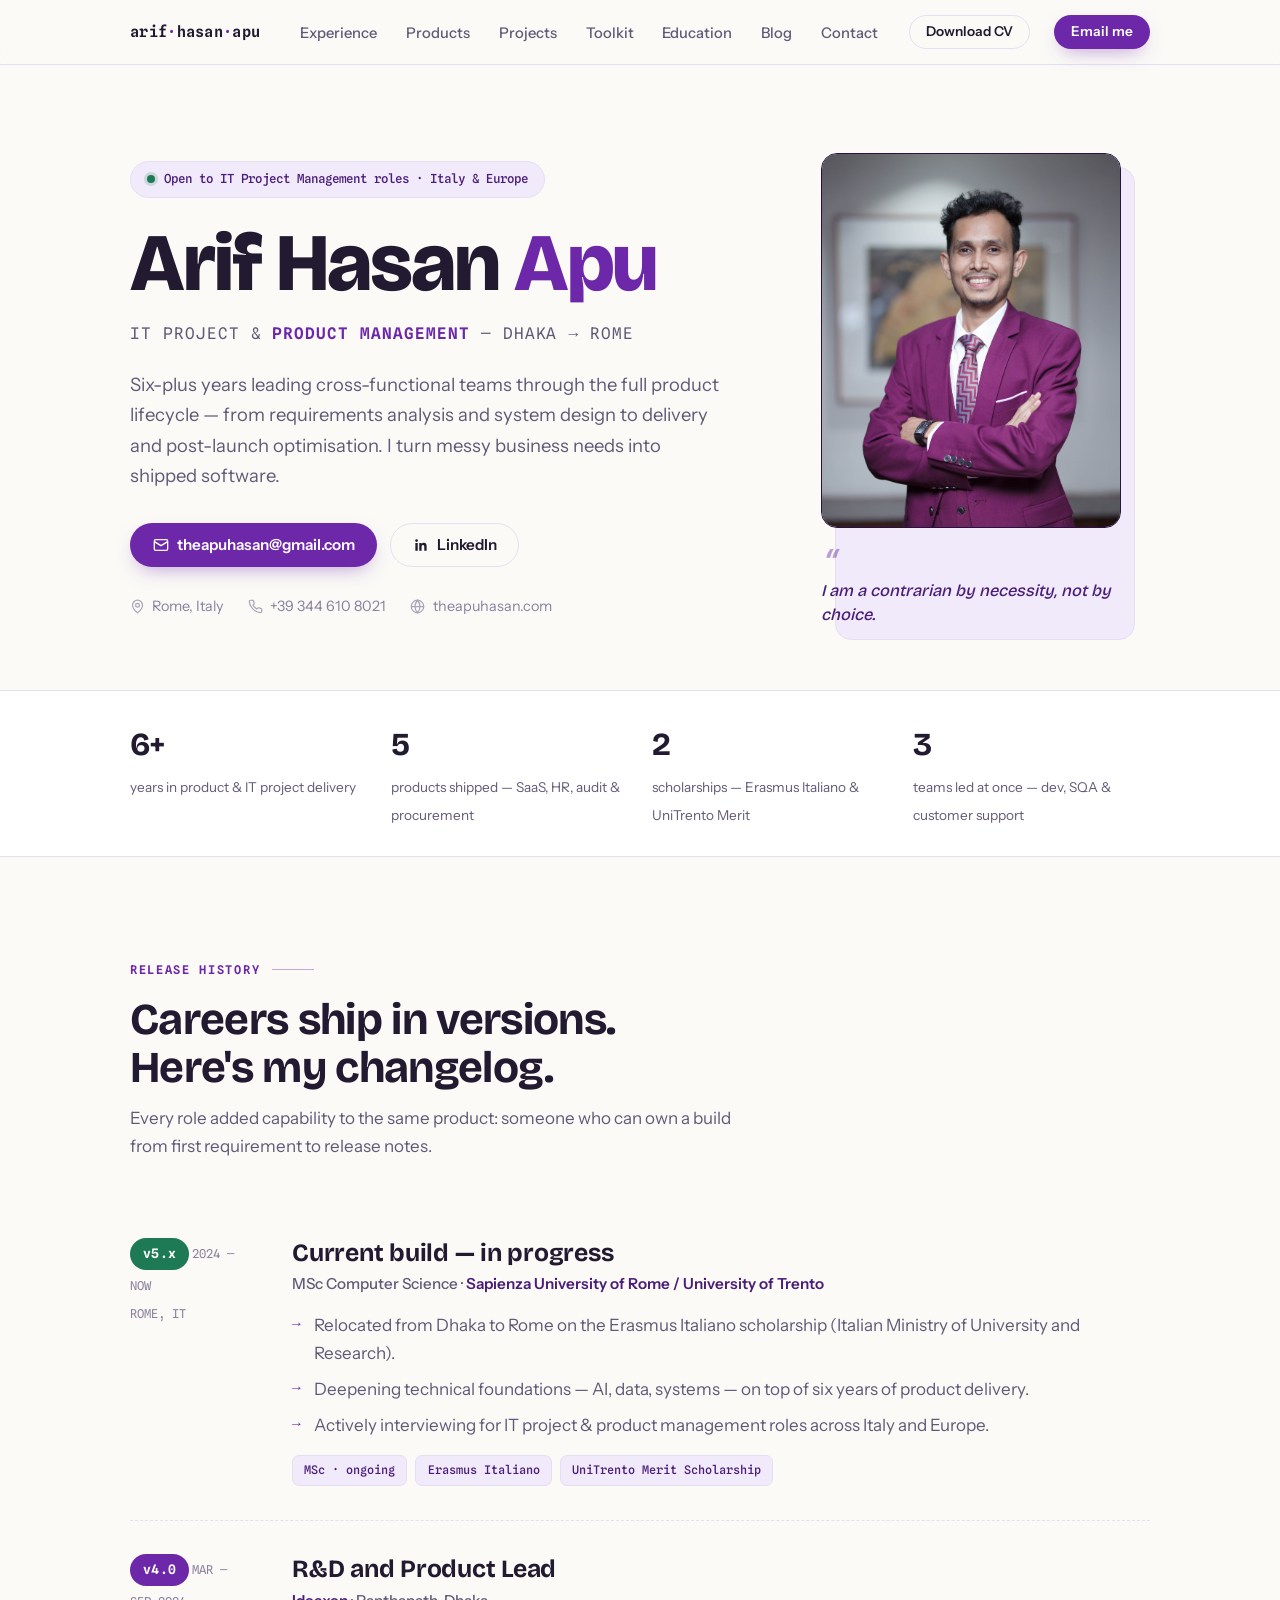
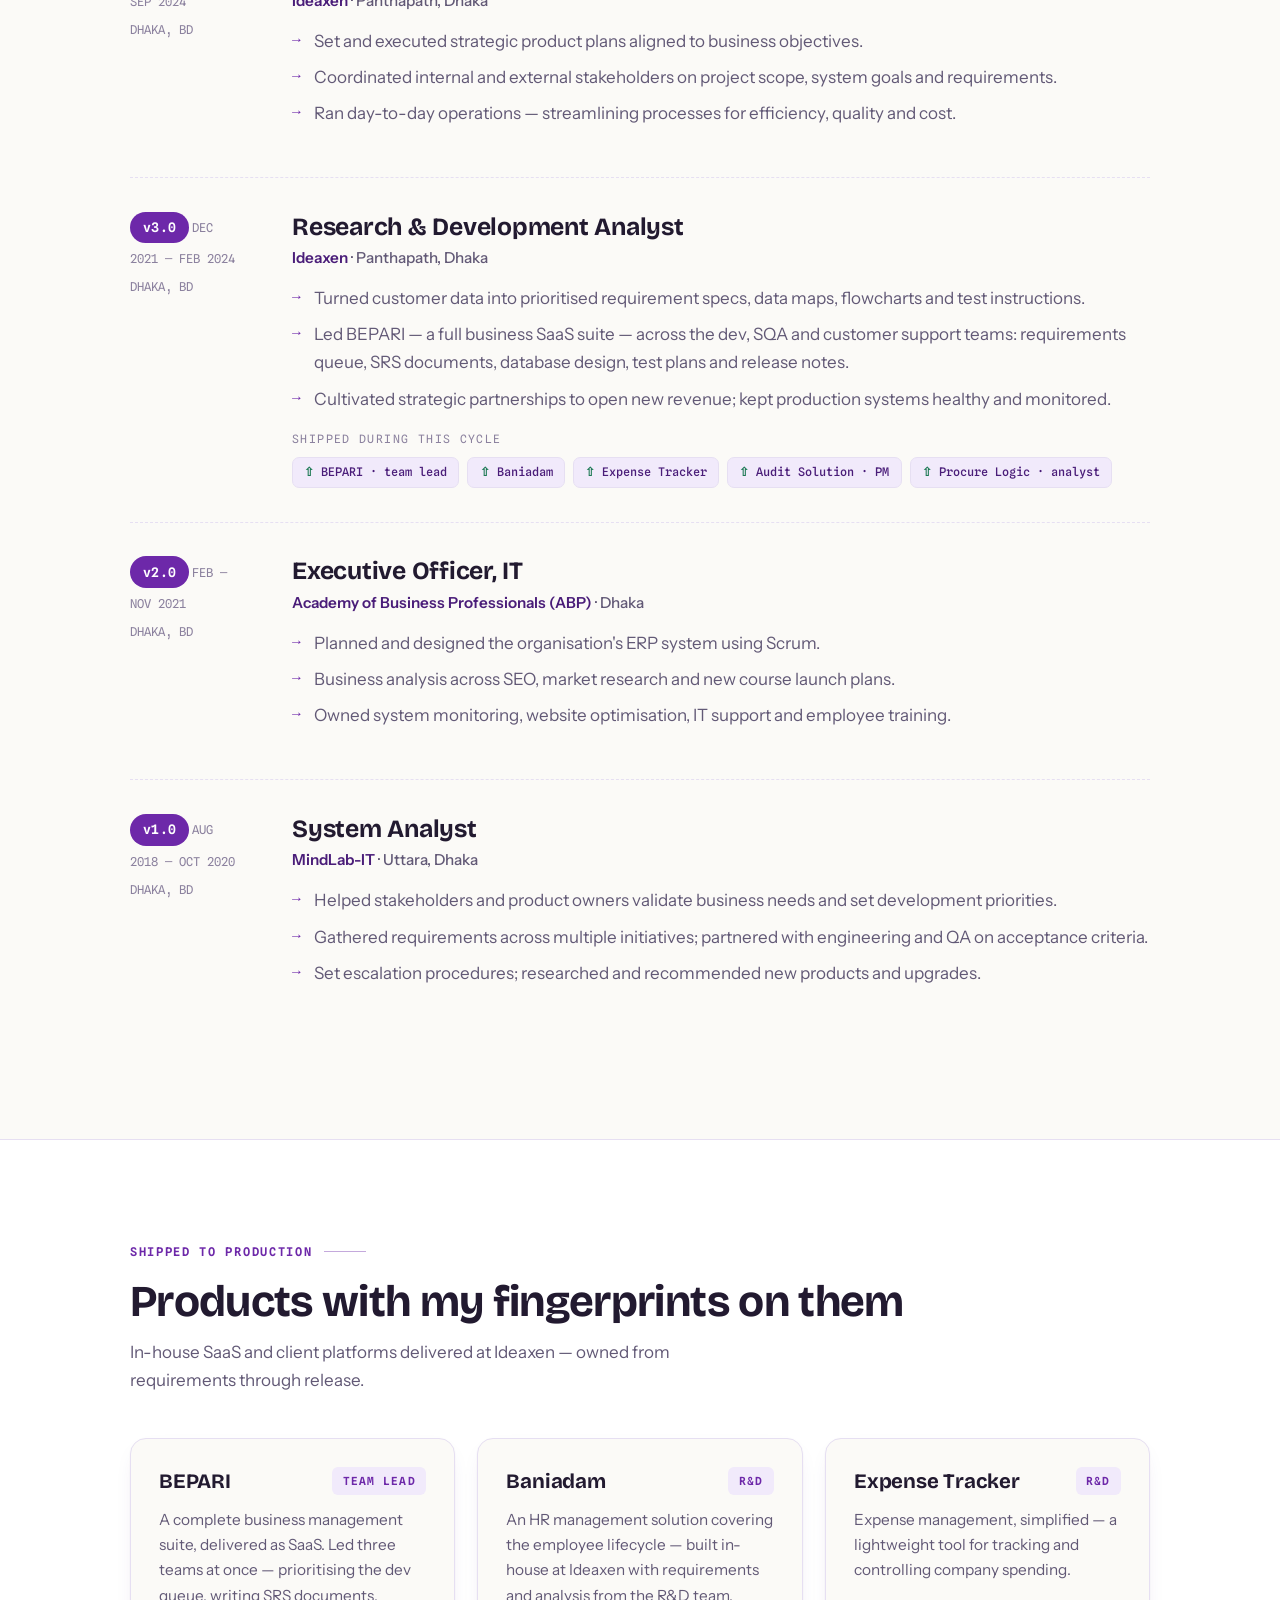
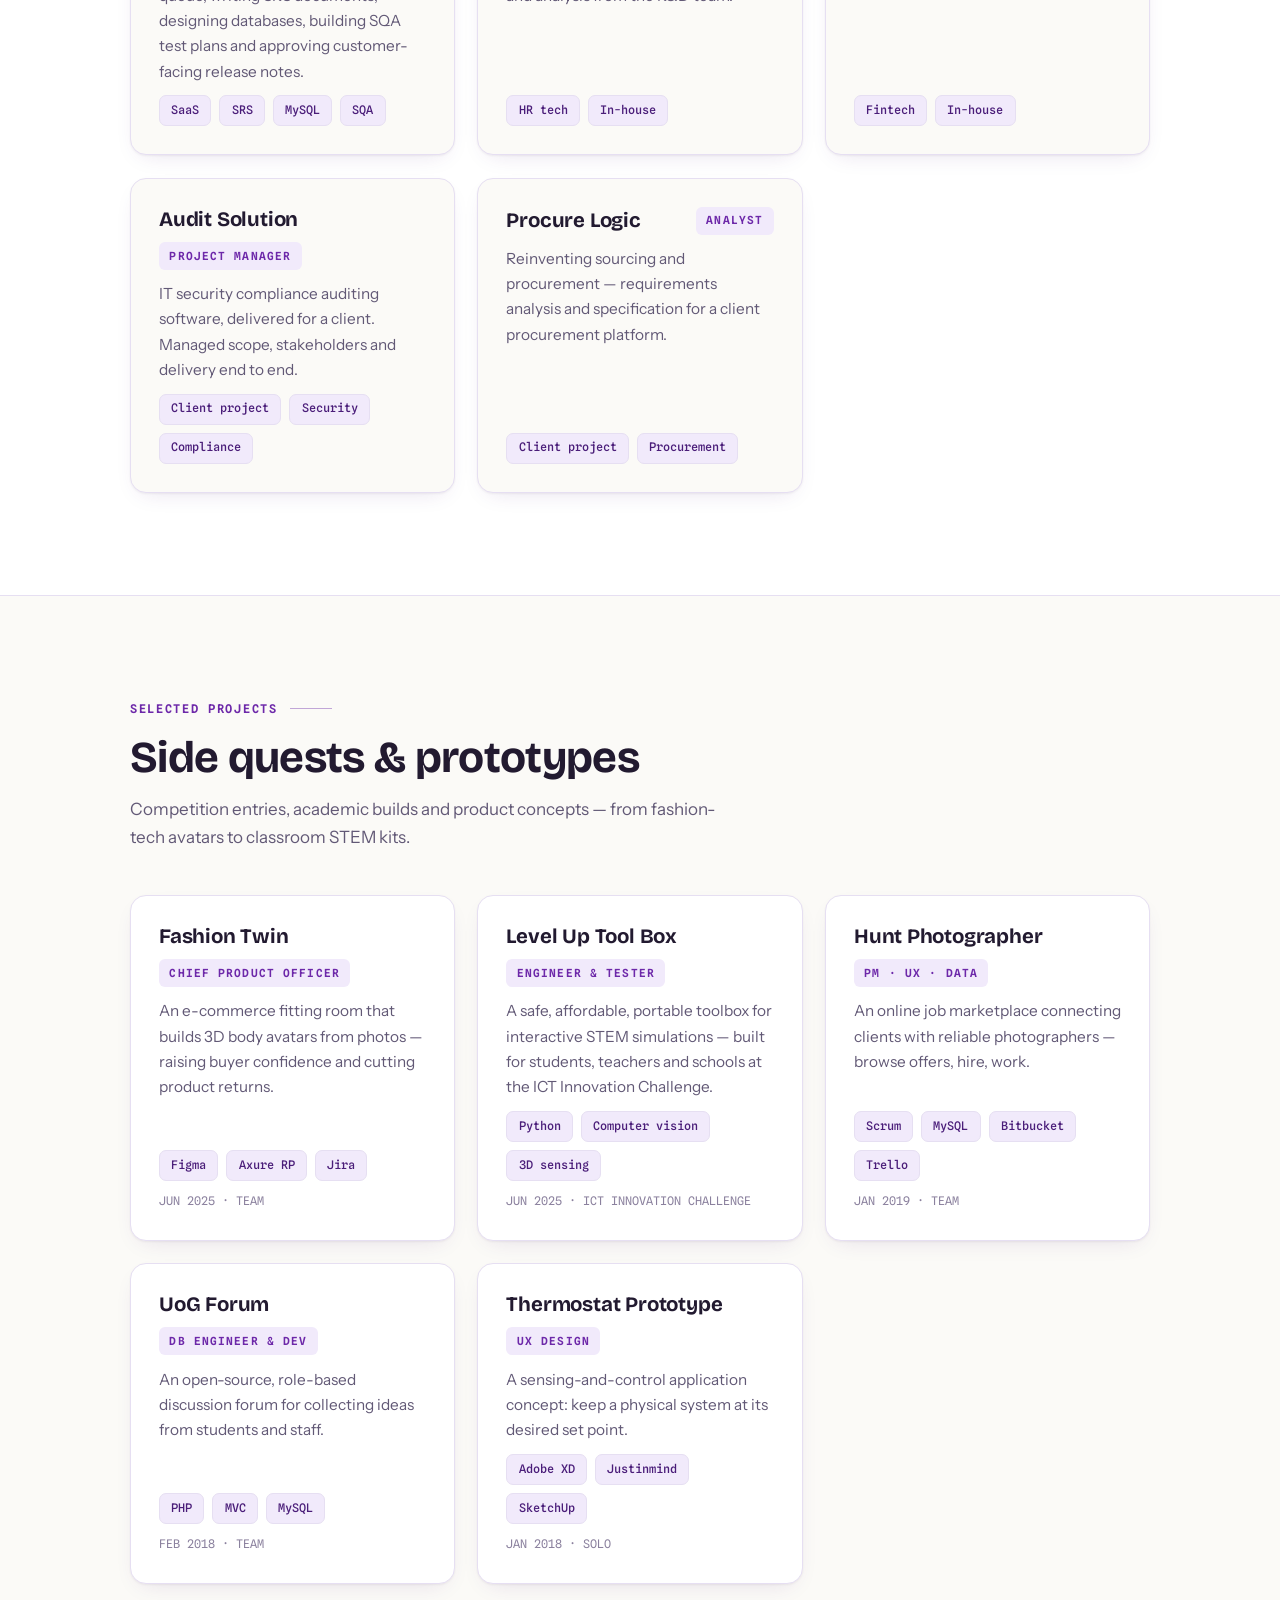
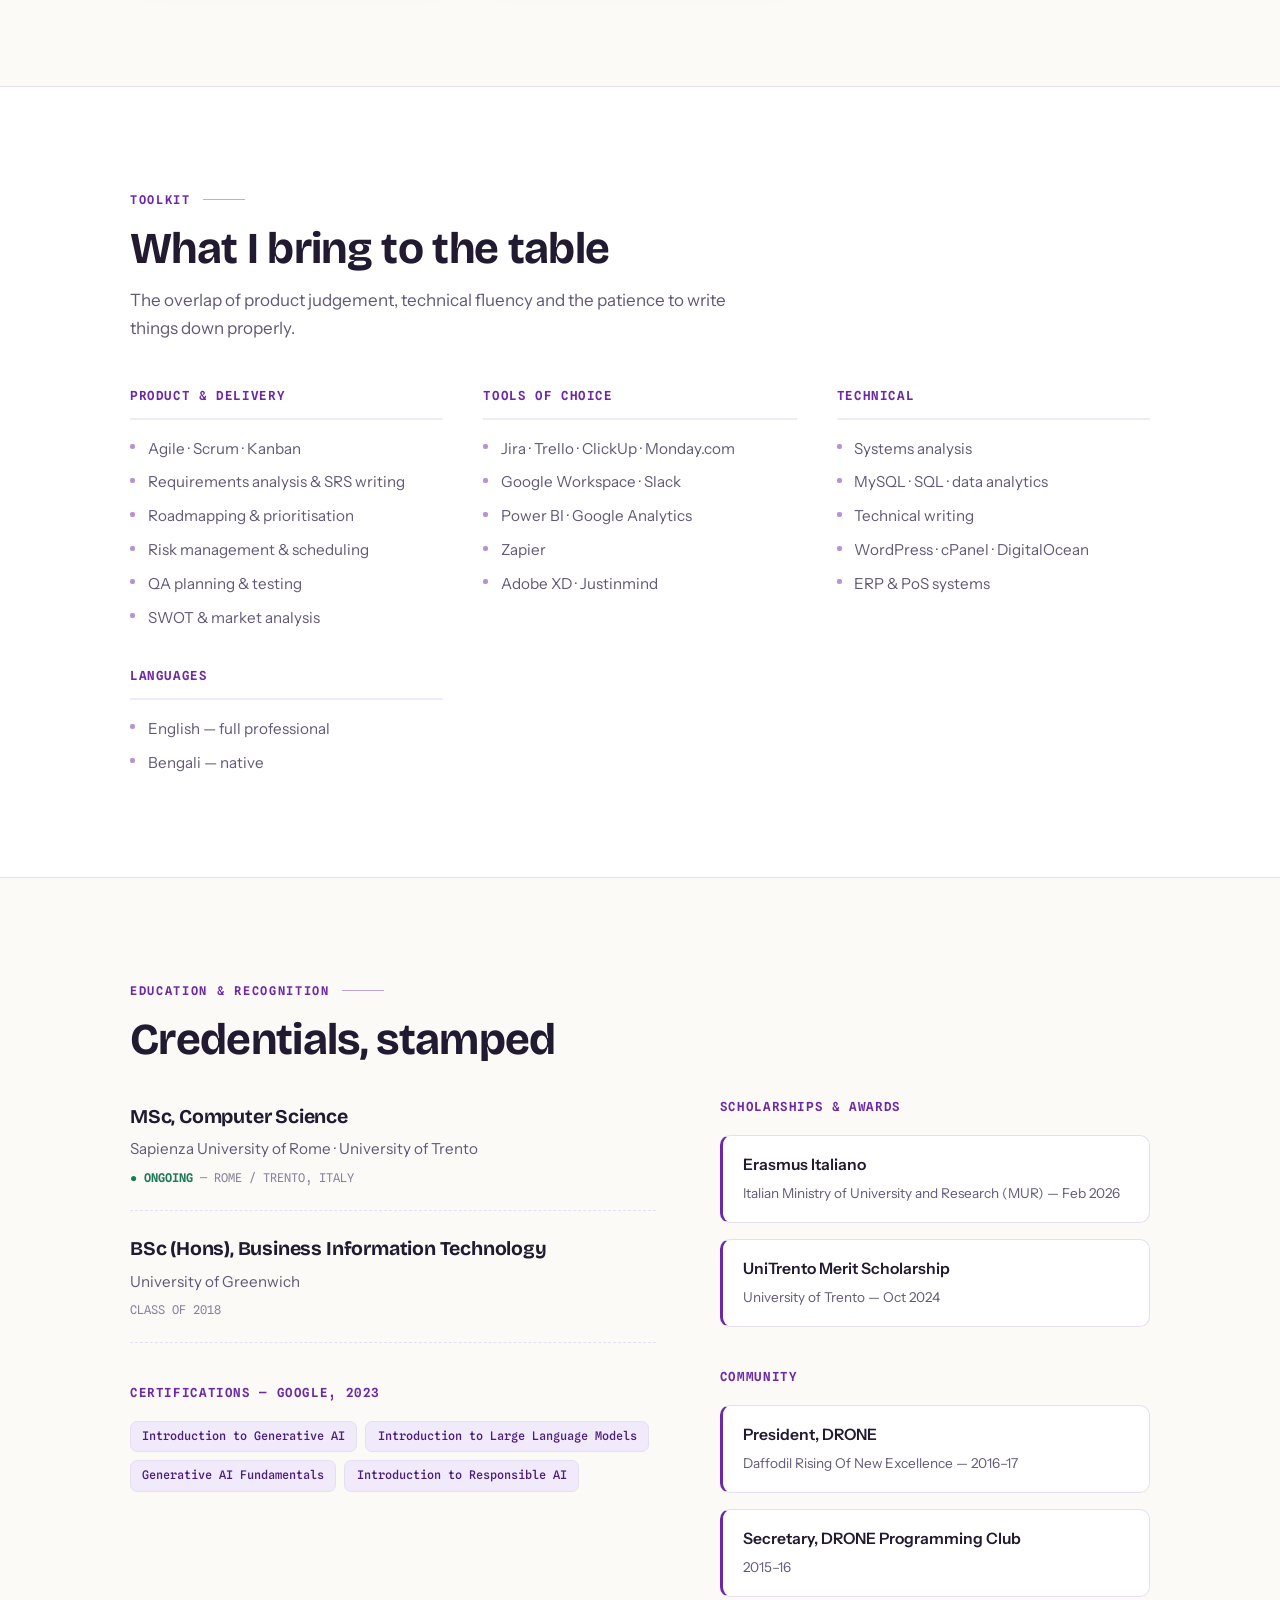
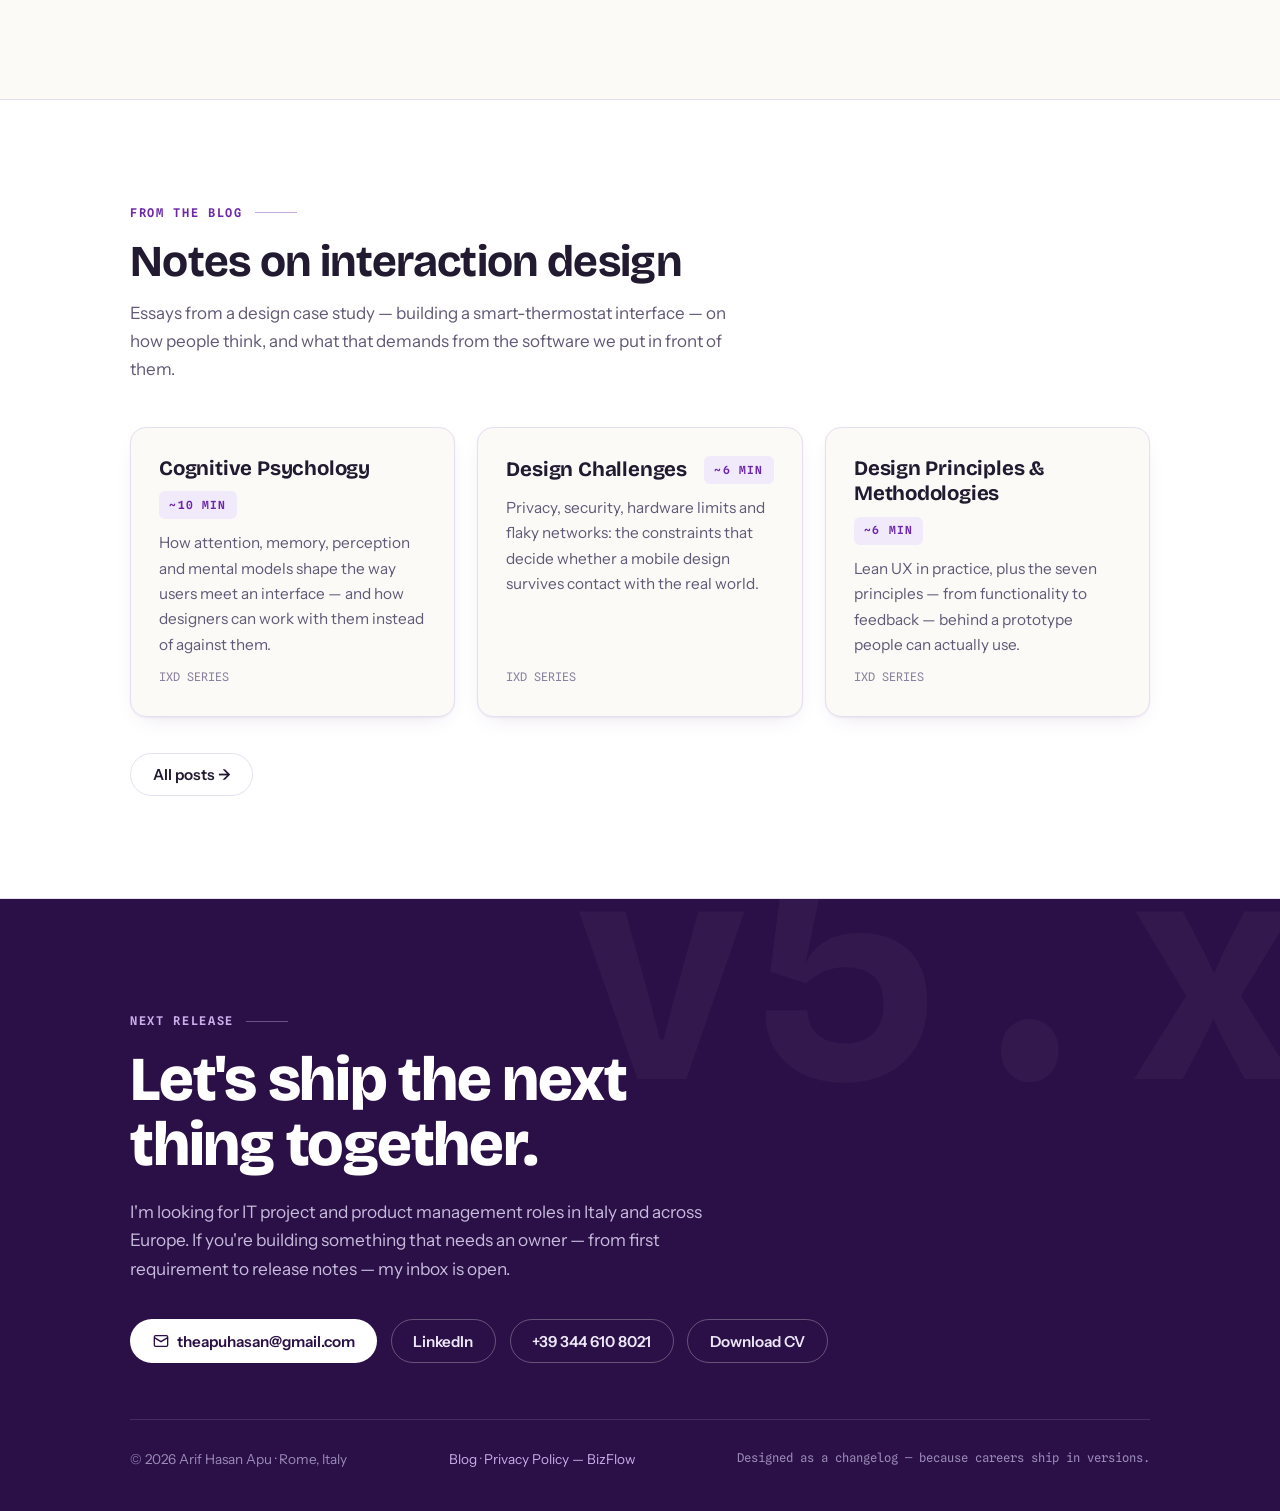
<file: index.html>
<!DOCTYPE html>
<html lang="en">
<head>
<meta charset="UTF-8">
<meta name="viewport" content="width=device-width, initial-scale=1.0">
<meta name="theme-color" content="#FBFAF7">
<title>Arif Hasan Apu — IT Project & Product Management</title>
<meta name="description" content="Arif Hasan Apu — IT project and product management professional with 6+ years leading cross-functional teams. Based in Rome, open to roles across Italy and Europe.">
<meta property="og:title" content="Arif Hasan Apu — IT Project & Product Management">
<meta property="og:description" content="6+ years shipping SaaS products from requirements to release. Now in Rome, open to IT project management roles in Italy & Europe.">
<meta property="og:type" content="website">
<meta property="og:url" content="https://www.theapuhasan.com/">
<link rel="preconnect" href="https://fonts.googleapis.com">
<link rel="preconnect" href="https://fonts.gstatic.com" crossorigin>
<link href="https://fonts.googleapis.com/css2?family=Bricolage+Grotesque:opsz,wght@12..96,400;12..96,500;12..96,600;12..96,700;12..96,800&family=Instrument+Sans:ital,wght@0,400;0,500;0,600;1,400&family=Spline+Sans+Mono:wght@400;500;600&display=swap" rel="stylesheet">
<link rel="stylesheet" href="style.css">
</head>
<body>
<a class="skip-link" href="#main">Skip to content</a>

<header class="nav">
  <div class="wrap nav-inner">
    <a class="logo" href="#top">arif<b>·</b>hasan<b>·</b>apu</a>
    <ul class="nav-links" id="site-menu">
      <li><a href="#experience">Experience</a></li>
      <li><a href="#products">Products</a></li>
      <li><a href="#projects">Projects</a></li>
      <li><a href="#skills">Toolkit</a></li>
      <li><a href="#education">Education</a></li>
      <li><a href="blog/index.html">Blog</a></li>
      <li><a href="#contact">Contact</a></li>
      <li class="menu-only"><a href="cv.pdf" download>Download CV</a></li>
    </ul>
    <a class="btn btn-ghost btn-sm nav-cta" href="cv.pdf" download>Download CV</a>
    <a class="btn btn-solid btn-sm" href="mailto:theapuhasan@gmail.com">Email me</a>
    <button class="menu-btn" type="button" aria-label="Open menu" aria-expanded="false" aria-controls="site-menu">
      <svg class="icon-open" viewBox="0 0 24 24" fill="none" stroke="currentColor" stroke-width="2" stroke-linecap="round" aria-hidden="true"><path d="M3 6h18M3 12h18M3 18h18"/></svg>
      <svg class="icon-close" viewBox="0 0 24 24" fill="none" stroke="currentColor" stroke-width="2" stroke-linecap="round" aria-hidden="true"><path d="m5 5 14 14M19 5 5 19"/></svg>
    </button>
  </div>
</header>

<main id="main">

  <!-- ============ HERO ============ -->
  <section class="hero" id="top">
    <div class="wrap hero-grid">
      <div>
        <p class="status-chip reveal"><span class="dot"></span>Open to IT Project Management roles · Italy &amp; Europe</p>
        <h1 class="reveal">Arif Hasan <span class="accent">Apu</span></h1>
        <p class="role reveal">IT PROJECT &amp; <b>PRODUCT MANAGEMENT</b> — DHAKA → ROME</p>
        <p class="lede reveal">Six-plus years leading cross-functional teams through the full product lifecycle — from requirements analysis and system design to delivery and post-launch optimisation. I turn messy business needs into shipped software.</p>
        <div class="hero-actions reveal">
          <a class="btn btn-solid" href="mailto:theapuhasan@gmail.com">
            <svg viewBox="0 0 24 24" fill="none" stroke="currentColor" stroke-width="2"><rect x="2" y="4" width="20" height="16" rx="2"/><path d="m2 7 10 6 10-6"/></svg>
            theapuhasan@gmail.com
          </a>
          <a class="btn btn-ghost" href="https://www.linkedin.com/in/theapuhasan/" target="_blank" rel="noopener">
            <svg viewBox="0 0 24 24" fill="currentColor"><path d="M20.45 20.45h-3.55v-5.57c0-1.33-.03-3.04-1.85-3.04-1.85 0-2.14 1.45-2.14 2.94v5.67H9.36V9h3.41v1.56h.05c.47-.9 1.63-1.85 3.36-1.85 3.6 0 4.27 2.37 4.27 5.45v6.29ZM5.34 7.43a2.06 2.06 0 1 1 0-4.12 2.06 2.06 0 0 1 0 4.12ZM7.12 20.45H3.55V9h3.57v11.45Z"/></svg>
            LinkedIn
          </a>
        </div>
        <ul class="hero-meta reveal">
          <li><svg viewBox="0 0 24 24" fill="none" stroke="currentColor" stroke-width="2"><path d="M20 10c0 6-8 12-8 12s-8-6-8-12a8 8 0 0 1 16 0Z"/><circle cx="12" cy="10" r="3"/></svg>Rome, Italy</li>
          <li><svg viewBox="0 0 24 24" fill="none" stroke="currentColor" stroke-width="2"><path d="M22 16.92v3a2 2 0 0 1-2.18 2 19.79 19.79 0 0 1-8.63-3.07 19.5 19.5 0 0 1-6-6 19.79 19.79 0 0 1-3.07-8.67A2 2 0 0 1 4.11 2h3a2 2 0 0 1 2 1.72c.13.96.36 1.9.7 2.81a2 2 0 0 1-.45 2.11L8.09 9.91a16 16 0 0 0 6 6l1.27-1.27a2 2 0 0 1 2.11-.45c.91.34 1.85.57 2.81.7A2 2 0 0 1 22 16.92Z"/></svg><a href="tel:+393446108021">+39 344 610 8021</a></li>
          <li><svg viewBox="0 0 24 24" fill="none" stroke="currentColor" stroke-width="2"><circle cx="12" cy="12" r="10"/><path d="M2 12h20M12 2a15.3 15.3 0 0 1 4 10 15.3 15.3 0 0 1-4 10 15.3 15.3 0 0 1-4-10 15.3 15.3 0 0 1 4-10Z"/></svg><a href="https://www.theapuhasan.com" target="_blank" rel="noopener">theapuhasan.com</a></li>
        </ul>
      </div>
      <figure class="portrait reveal">
        <img src="profile.jpg" alt="Portrait of Arif Hasan Apu" width="300" height="375">
        <figcaption>I am a contrarian by necessity, not by choice.</figcaption>
      </figure>
    </div>
  </section>

  <!-- ============ FACTS ============ -->
  <div class="facts">
    <div class="wrap facts-grid">
      <div class="fact reveal"><strong>6+</strong><span>years in product &amp; IT project delivery</span></div>
      <div class="fact reveal"><strong>5</strong><span>products shipped — SaaS, HR, audit &amp; procurement</span></div>
      <div class="fact reveal"><strong>2</strong><span>scholarships — Erasmus Italiano &amp; UniTrento Merit</span></div>
      <div class="fact reveal"><strong>3</strong><span>teams led at once — dev, SQA &amp; customer support</span></div>
    </div>
  </div>

  <!-- ============ EXPERIENCE / RELEASE HISTORY ============ -->
  <section id="experience">
    <div class="wrap">
      <p class="eyebrow">Release history</p>
      <h2 class="section-title">Careers ship in versions.<br>Here's my changelog.</h2>
      <p class="section-sub">Every role added capability to the same product: someone who can own a build from first requirement to release notes.</p>

      <ol class="timeline" reversed>
        <li class="release current reveal">
          <div class="release-rail">
            <span class="ver">v5.x</span>
            <span class="release-date">2024 — NOW<br>ROME, IT</span>
          </div>
          <div>
            <h3>Current build — in progress</h3>
            <p class="org">MSc Computer Science · <b>Sapienza University of Rome / University of Trento</b></p>
            <ul>
              <li>Relocated from Dhaka to Rome on the Erasmus Italiano scholarship (Italian Ministry of University and Research).</li>
              <li>Deepening technical foundations — AI, data, systems — on top of six years of product delivery.</li>
              <li>Actively interviewing for IT project &amp; product management roles across Italy and Europe.</li>
            </ul>
            <div class="chips">
              <span class="chip">MSc · ongoing</span>
              <span class="chip">Erasmus Italiano</span>
              <span class="chip">UniTrento Merit Scholarship</span>
            </div>
          </div>
        </li>

        <li class="release reveal">
          <div class="release-rail">
            <span class="ver">v4.0</span>
            <span class="release-date">MAR — SEP 2024<br>DHAKA, BD</span>
          </div>
          <div>
            <h3>R&amp;D and Product Lead</h3>
            <p class="org"><b>Ideaxen</b> · Panthapath, Dhaka</p>
            <ul>
              <li>Set and executed strategic product plans aligned to business objectives.</li>
              <li>Coordinated internal and external stakeholders on project scope, system goals and requirements.</li>
              <li>Ran day-to-day operations — streamlining processes for efficiency, quality and cost.</li>
            </ul>
          </div>
        </li>

        <li class="release reveal">
          <div class="release-rail">
            <span class="ver">v3.0</span>
            <span class="release-date">DEC 2021 — FEB 2024<br>DHAKA, BD</span>
          </div>
          <div>
            <h3>Research &amp; Development Analyst</h3>
            <p class="org"><b>Ideaxen</b> · Panthapath, Dhaka</p>
            <ul>
              <li>Turned customer data into prioritised requirement specs, data maps, flowcharts and test instructions.</li>
              <li>Led BEPARI — a full business SaaS suite — across the dev, SQA and customer support teams: requirements queue, SRS documents, database design, test plans and release notes.</li>
              <li>Cultivated strategic partnerships to open new revenue; kept production systems healthy and monitored.</li>
            </ul>
            <p class="chips-label">Shipped during this cycle</p>
            <div class="chips">
              <span class="chip shipped">BEPARI · team lead</span>
              <span class="chip shipped">Baniadam</span>
              <span class="chip shipped">Expense Tracker</span>
              <span class="chip shipped">Audit Solution · PM</span>
              <span class="chip shipped">Procure Logic · analyst</span>
            </div>
          </div>
        </li>

        <li class="release reveal">
          <div class="release-rail">
            <span class="ver">v2.0</span>
            <span class="release-date">FEB — NOV 2021<br>DHAKA, BD</span>
          </div>
          <div>
            <h3>Executive Officer, IT</h3>
            <p class="org"><b>Academy of Business Professionals (ABP)</b> · Dhaka</p>
            <ul>
              <li>Planned and designed the organisation's ERP system using Scrum.</li>
              <li>Business analysis across SEO, market research and new course launch plans.</li>
              <li>Owned system monitoring, website optimisation, IT support and employee training.</li>
            </ul>
          </div>
        </li>

        <li class="release reveal">
          <div class="release-rail">
            <span class="ver">v1.0</span>
            <span class="release-date">AUG 2018 — OCT 2020<br>DHAKA, BD</span>
          </div>
          <div>
            <h3>System Analyst</h3>
            <p class="org"><b>MindLab-IT</b> · Uttara, Dhaka</p>
            <ul>
              <li>Helped stakeholders and product owners validate business needs and set development priorities.</li>
              <li>Gathered requirements across multiple initiatives; partnered with engineering and QA on acceptance criteria.</li>
              <li>Set escalation procedures; researched and recommended new products and upgrades.</li>
            </ul>
          </div>
        </li>
      </ol>
    </div>
  </section>

  <!-- ============ PRODUCTS ============ -->
  <section id="products" class="section-alt">
    <div class="wrap">
      <p class="eyebrow">Shipped to production</p>
      <h2 class="section-title">Products with my fingerprints on them</h2>
      <p class="section-sub">In-house SaaS and client platforms delivered at Ideaxen — owned from requirements through release.</p>
      <div class="cards">
        <article class="card reveal">
          <div class="card-top"><h3><a href="https://www.bepari.info" target="_blank" rel="noopener">BEPARI</a></h3><span class="role-tag">Team Lead</span></div>
          <p>A complete business management suite, delivered as SaaS. Led three teams at once — prioritising the dev queue, writing SRS documents, designing databases, building SQA test plans and approving customer-facing release notes.</p>
          <div class="chips"><span class="chip">SaaS</span><span class="chip">SRS</span><span class="chip">MySQL</span><span class="chip">SQA</span></div>
        </article>
        <article class="card reveal">
          <div class="card-top"><h3><a href="https://www.baniadam.info" target="_blank" rel="noopener">Baniadam</a></h3><span class="role-tag">R&amp;D</span></div>
          <p>An HR management solution covering the employee lifecycle — built in-house at Ideaxen with requirements and analysis from the R&amp;D team.</p>
          <div class="chips"><span class="chip">HR tech</span><span class="chip">In-house</span></div>
        </article>
        <article class="card reveal">
          <div class="card-top"><h3><a href="https://www.ideaxen.com" target="_blank" rel="noopener">Expense Tracker</a></h3><span class="role-tag">R&amp;D</span></div>
          <p>Expense management, simplified — a lightweight tool for tracking and controlling company spending.</p>
          <div class="chips"><span class="chip">Fintech</span><span class="chip">In-house</span></div>
        </article>
        <article class="card reveal">
          <div class="card-top"><h3>Audit Solution</h3><span class="role-tag">Project Manager</span></div>
          <p>IT security compliance auditing software, delivered for a client. Managed scope, stakeholders and delivery end to end.</p>
          <div class="chips"><span class="chip">Client project</span><span class="chip">Security</span><span class="chip">Compliance</span></div>
        </article>
        <article class="card reveal">
          <div class="card-top"><h3>Procure Logic</h3><span class="role-tag">Analyst</span></div>
          <p>Reinventing sourcing and procurement — requirements analysis and specification for a client procurement platform.</p>
          <div class="chips"><span class="chip">Client project</span><span class="chip">Procurement</span></div>
        </article>
      </div>
    </div>
  </section>

  <!-- ============ PROJECTS ============ -->
  <section id="projects">
    <div class="wrap">
      <p class="eyebrow">Selected projects</p>
      <h2 class="section-title">Side quests &amp; prototypes</h2>
      <p class="section-sub">Competition entries, academic builds and product concepts — from fashion-tech avatars to classroom STEM kits.</p>
      <div class="cards">
        <article class="card reveal">
          <div class="card-top"><h3>Fashion Twin</h3><span class="role-tag">Chief Product Officer</span></div>
          <p>An e-commerce fitting room that builds 3D body avatars from photos — raising buyer confidence and cutting product returns.</p>
          <div class="chips"><span class="chip">Figma</span><span class="chip">Axure RP</span><span class="chip">Jira</span></div>
          <span class="card-date">JUN 2025 · TEAM</span>
        </article>
        <article class="card reveal">
          <div class="card-top"><h3>Level Up Tool Box</h3><span class="role-tag">Engineer &amp; Tester</span></div>
          <p>A safe, affordable, portable toolbox for interactive STEM simulations — built for students, teachers and schools at the ICT Innovation Challenge.</p>
          <div class="chips"><span class="chip">Python</span><span class="chip">Computer vision</span><span class="chip">3D sensing</span></div>
          <span class="card-date">JUN 2025 · ICT INNOVATION CHALLENGE</span>
        </article>
        <article class="card reveal">
          <div class="card-top"><h3>Hunt Photographer</h3><span class="role-tag">PM · UX · Data</span></div>
          <p>An online job marketplace connecting clients with reliable photographers — browse offers, hire, work.</p>
          <div class="chips"><span class="chip">Scrum</span><span class="chip">MySQL</span><span class="chip">Bitbucket</span><span class="chip">Trello</span></div>
          <span class="card-date">JAN 2019 · TEAM</span>
        </article>
        <article class="card reveal">
          <div class="card-top"><h3>UoG Forum</h3><span class="role-tag">DB Engineer &amp; Dev</span></div>
          <p>An open-source, role-based discussion forum for collecting ideas from students and staff.</p>
          <div class="chips"><span class="chip">PHP</span><span class="chip">MVC</span><span class="chip">MySQL</span></div>
          <span class="card-date">FEB 2018 · TEAM</span>
        </article>
        <article class="card reveal">
          <div class="card-top"><h3>Thermostat Prototype</h3><span class="role-tag">UX Design</span></div>
          <p>A sensing-and-control application concept: keep a physical system at its desired set point.</p>
          <div class="chips"><span class="chip">Adobe XD</span><span class="chip">Justinmind</span><span class="chip">SketchUp</span></div>
          <span class="card-date">JAN 2018 · SOLO</span>
        </article>
      </div>
    </div>
  </section>

  <!-- ============ TOOLKIT ============ -->
  <section id="skills" class="section-alt">
    <div class="wrap">
      <p class="eyebrow">Toolkit</p>
      <h2 class="section-title">What I bring to the table</h2>
      <p class="section-sub">The overlap of product judgement, technical fluency and the patience to write things down properly.</p>
      <div class="toolkit">
        <div class="tool-group reveal">
          <h3>Product &amp; delivery</h3>
          <ul>
            <li>Agile · Scrum · Kanban</li>
            <li>Requirements analysis &amp; SRS writing</li>
            <li>Roadmapping &amp; prioritisation</li>
            <li>Risk management &amp; scheduling</li>
            <li>QA planning &amp; testing</li>
            <li>SWOT &amp; market analysis</li>
          </ul>
        </div>
        <div class="tool-group reveal">
          <h3>Tools of choice</h3>
          <ul>
            <li>Jira · Trello · ClickUp · Monday.com</li>
            <li>Google Workspace · Slack</li>
            <li>Power BI · Google Analytics</li>
            <li>Zapier</li>
            <li>Adobe XD · Justinmind</li>
          </ul>
        </div>
        <div class="tool-group reveal">
          <h3>Technical</h3>
          <ul>
            <li>Systems analysis</li>
            <li>MySQL · SQL · data analytics</li>
            <li>Technical writing</li>
            <li>WordPress · cPanel · DigitalOcean</li>
            <li>ERP &amp; PoS systems</li>
          </ul>
        </div>
        <div class="tool-group reveal">
          <h3>Languages</h3>
          <ul>
            <li>English — full professional</li>
            <li>Bengali — native</li>
          </ul>
        </div>
      </div>
    </div>
  </section>

  <!-- ============ EDUCATION ============ -->
  <section id="education">
    <div class="wrap">
      <p class="eyebrow">Education &amp; recognition</p>
      <h2 class="section-title">Credentials, stamped</h2>
      <div class="edu-grid">
        <div>
          <div class="edu-item reveal">
            <h3>MSc, Computer Science</h3>
            <p class="where">Sapienza University of Rome · University of Trento</p>
            <span class="when"><span class="now">● ONGOING</span> — ROME / TRENTO, ITALY</span>
          </div>
          <div class="edu-item reveal">
            <h3>BSc (Hons), Business Information Technology</h3>
            <p class="where">University of Greenwich</p>
            <span class="when">CLASS OF 2018</span>
          </div>
          <div class="side-block reveal" style="margin-top:2.5rem">
            <p class="side-label">Certifications — Google, 2023</p>
            <div class="cert-chips">
              <span class="chip">Introduction to Generative AI</span>
              <span class="chip">Introduction to Large Language Models</span>
              <span class="chip">Generative AI Fundamentals</span>
              <span class="chip">Introduction to Responsible AI</span>
            </div>
          </div>
        </div>
        <div>
          <div class="side-block reveal">
            <p class="side-label">Scholarships &amp; awards</p>
            <ul class="mini-list">
              <li><b>Erasmus Italiano</b><span>Italian Ministry of University and Research (MUR) — Feb 2026</span></li>
              <li><b>UniTrento Merit Scholarship</b><span>University of Trento — Oct 2024</span></li>
            </ul>
          </div>
          <div class="side-block reveal">
            <p class="side-label">Community</p>
            <ul class="mini-list">
              <li><b>President, DRONE</b><span>Daffodil Rising Of New Excellence — 2016–17</span></li>
              <li><b>Secretary, DRONE Programming Club</b><span>2015–16</span></li>
            </ul>
          </div>
        </div>
      </div>
    </div>
  </section>

  <!-- ============ WRITING ============ -->
  <section id="writing" class="section-alt">
    <div class="wrap">
      <p class="eyebrow">From the blog</p>
      <h2 class="section-title">Notes on interaction design</h2>
      <p class="section-sub">Essays from a design case study — building a smart-thermostat interface — on how people think, and what that demands from the software we put in front of them.</p>
      <div class="cards">
        <article class="card reveal">
          <div class="card-top"><h3><a href="blog/cognitive-psychology.html">Cognitive Psychology</a></h3><span class="role-tag">~10 min</span></div>
          <p>How attention, memory, perception and mental models shape the way users meet an interface — and how designers can work with them instead of against them.</p>
          <span class="card-date">IXD SERIES</span>
        </article>
        <article class="card reveal">
          <div class="card-top"><h3><a href="blog/design-challenges.html">Design Challenges</a></h3><span class="role-tag">~6 min</span></div>
          <p>Privacy, security, hardware limits and flaky networks: the constraints that decide whether a mobile design survives contact with the real world.</p>
          <span class="card-date">IXD SERIES</span>
        </article>
        <article class="card reveal">
          <div class="card-top"><h3><a href="blog/design-principles-methodologies.html">Design Principles &amp; Methodologies</a></h3><span class="role-tag">~6 min</span></div>
          <p>Lean UX in practice, plus the seven principles — from functionality to feedback — behind a prototype people can actually use.</p>
          <span class="card-date">IXD SERIES</span>
        </article>
      </div>
      <p class="section-cta"><a class="btn btn-ghost" href="blog/index.html">All posts →</a></p>
    </div>
  </section>

  <!-- ============ CONTACT / FOOTER ============ -->
  <footer class="footer" id="contact">
    <div class="wrap">
      <p class="eyebrow">Next release</p>
      <h2>Let's ship the next thing together.</h2>
      <p class="footer-lede">I'm looking for IT project and product management roles in Italy and across Europe. If you're building something that needs an owner — from first requirement to release notes — my inbox is open.</p>
      <div class="footer-actions">
        <a class="btn btn-solid" href="mailto:theapuhasan@gmail.com">
          <svg viewBox="0 0 24 24" fill="none" stroke="currentColor" stroke-width="2"><rect x="2" y="4" width="20" height="16" rx="2"/><path d="m2 7 10 6 10-6"/></svg>
          theapuhasan@gmail.com
        </a>
        <a class="btn btn-ghost" href="https://www.linkedin.com/in/theapuhasan/" target="_blank" rel="noopener">LinkedIn</a>
        <a class="btn btn-ghost" href="tel:+393446108021">+39 344 610 8021</a>
        <a class="btn btn-ghost" href="cv.pdf" download>Download CV</a>
      </div>
      <div class="footer-bottom">
        <span>© <span id="year">2026</span> Arif Hasan Apu · Rome, Italy</span>
        <span><a href="blog/index.html">Blog</a> · <a href="privacy-policy/Privacy_Policy_BizFlow.html">Privacy Policy — BizFlow</a></span>
        <span class="footer-note">Designed as a changelog — because careers ship in versions.</span>
      </div>
    </div>
  </footer>
</main>

<script src="site.js" defer></script>
</body>
</html>
</file>
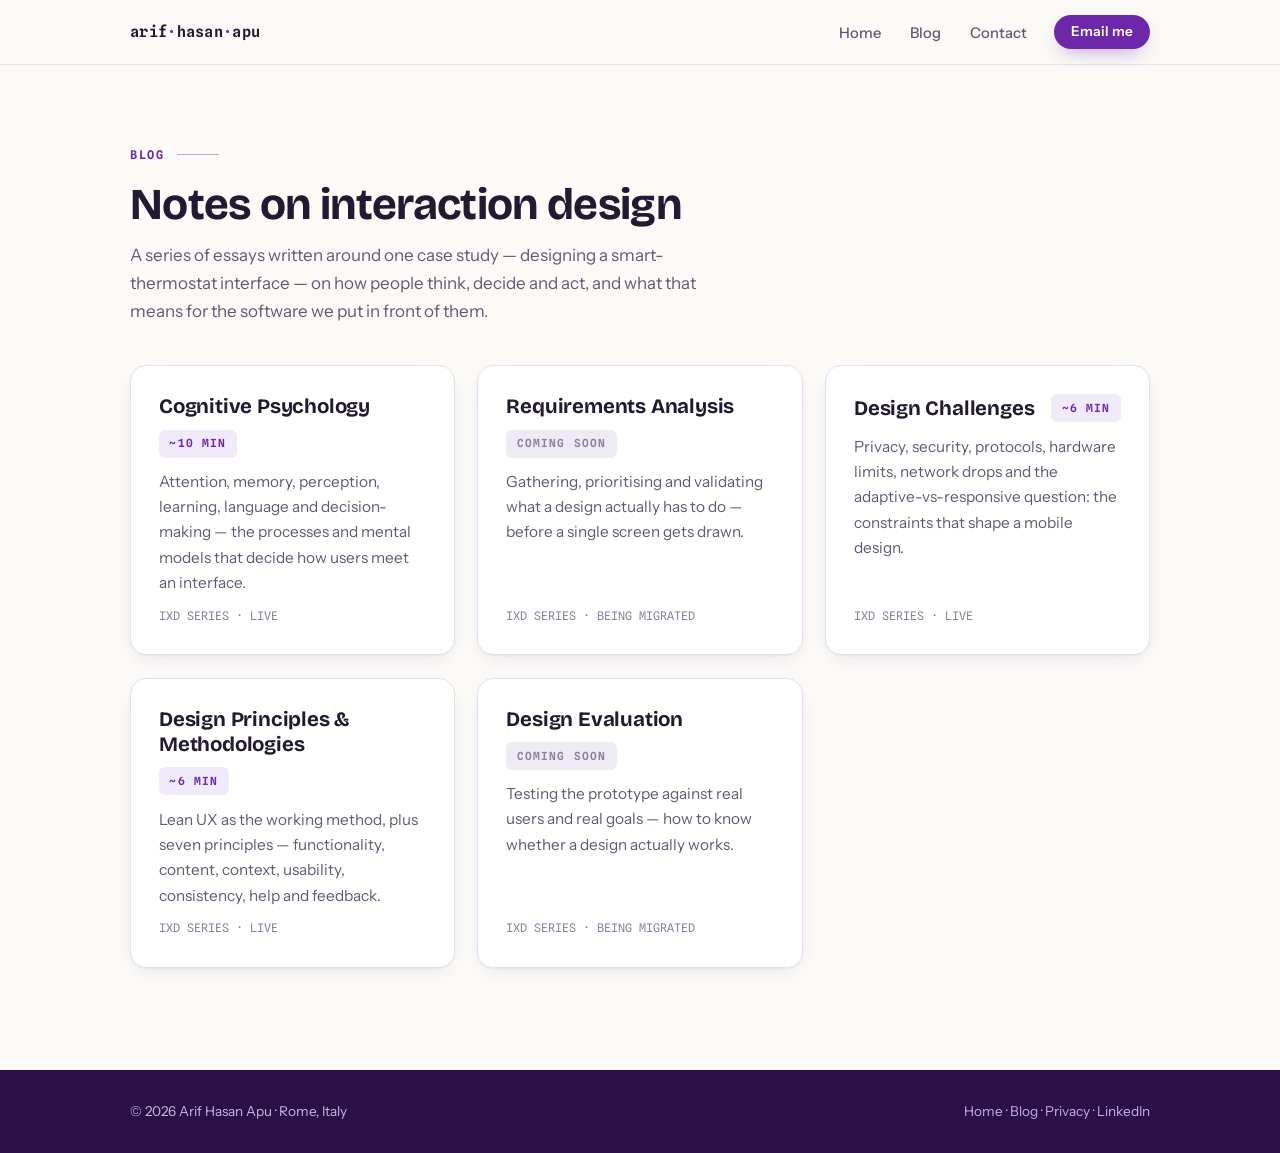
<file: blog/index.html>
<!DOCTYPE html>
<html lang="en">
<head>
<meta charset="UTF-8">
<meta name="viewport" content="width=device-width, initial-scale=1.0">
<meta name="theme-color" content="#FBFAF7">
<title>Blog — Arif Hasan Apu</title>
<meta name="description" content="Notes on interaction design by Arif Hasan Apu — essays on cognitive psychology, design challenges, principles and evaluation.">
<link rel="preconnect" href="https://fonts.googleapis.com">
<link rel="preconnect" href="https://fonts.gstatic.com" crossorigin>
<link href="https://fonts.googleapis.com/css2?family=Bricolage+Grotesque:opsz,wght@12..96,400;12..96,500;12..96,600;12..96,700;12..96,800&family=Instrument+Sans:ital,wght@0,400;0,500;0,600;1,400&family=Spline+Sans+Mono:wght@400;500;600&display=swap" rel="stylesheet">
<link rel="stylesheet" href="../style.css">
</head>
<body>
<a class="skip-link" href="#main">Skip to content</a>

<header class="nav">
  <div class="wrap nav-inner">
    <a class="logo" href="../index.html">arif<b>&middot;</b>hasan<b>&middot;</b>apu</a>
    <ul class="nav-links" id="site-menu">
      <li><a href="../index.html">Home</a></li>
      <li><a href="index.html">Blog</a></li>
      <li><a href="../index.html#contact">Contact</a></li>
      <li class="menu-only"><a href="../cv.pdf" download>Download CV</a></li>
    </ul>
    <a class="btn btn-solid btn-sm nav-mail" href="mailto:theapuhasan@gmail.com">Email me</a>
    <button class="menu-btn" type="button" aria-label="Open menu" aria-expanded="false" aria-controls="site-menu">
      <svg class="icon-open" viewBox="0 0 24 24" fill="none" stroke="currentColor" stroke-width="2" stroke-linecap="round" aria-hidden="true"><path d="M3 6h18M3 12h18M3 18h18"/></svg>
      <svg class="icon-close" viewBox="0 0 24 24" fill="none" stroke="currentColor" stroke-width="2" stroke-linecap="round" aria-hidden="true"><path d="m5 5 14 14M19 5 5 19"/></svg>
    </button>
  </div>
</header>

<main id="main">
  <section class="page-head">
    <div class="wrap">
      <p class="eyebrow">Blog</p>
      <h1 class="section-title">Notes on interaction design</h1>
      <p class="section-sub">A series of essays written around one case study &mdash; designing a smart-thermostat interface &mdash; on how people think, decide and act, and what that means for the software we put in front of them.</p>
    </div>
  </section>
  <section class="pt-small">
    <div class="wrap">
      <div class="cards blog-cards">
        <article class="card">
          <div class="card-top"><h3><a href="cognitive-psychology.html">Cognitive Psychology</a></h3><span class="role-tag">~10 min</span></div>
          <p>Attention, memory, perception, learning, language and decision-making &mdash; the processes and mental models that decide how users meet an interface.</p>
          <span class="card-date">IXD SERIES &middot; LIVE</span>
        </article>
        <article class="card">
          <div class="card-top"><h3><a href="requirements-analysis.html">Requirements Analysis</a></h3><span class="role-tag tag-soon">Coming soon</span></div>
          <p>Gathering, prioritising and validating what a design actually has to do &mdash; before a single screen gets drawn.</p>
          <span class="card-date">IXD SERIES &middot; BEING MIGRATED</span>
        </article>
        <article class="card">
          <div class="card-top"><h3><a href="design-challenges.html">Design Challenges</a></h3><span class="role-tag">~6 min</span></div>
          <p>Privacy, security, protocols, hardware limits, network drops and the adaptive-vs-responsive question: the constraints that shape a mobile design.</p>
          <span class="card-date">IXD SERIES &middot; LIVE</span>
        </article>
        <article class="card">
          <div class="card-top"><h3><a href="design-principles-methodologies.html">Design Principles &amp; Methodologies</a></h3><span class="role-tag">~6 min</span></div>
          <p>Lean UX as the working method, plus seven principles &mdash; functionality, content, context, usability, consistency, help and feedback.</p>
          <span class="card-date">IXD SERIES &middot; LIVE</span>
        </article>
        <article class="card">
          <div class="card-top"><h3><a href="design-evaluation.html">Design Evaluation</a></h3><span class="role-tag tag-soon">Coming soon</span></div>
          <p>Testing the prototype against real users and real goals &mdash; how to know whether a design actually works.</p>
          <span class="card-date">IXD SERIES &middot; BEING MIGRATED</span>
        </article>
      </div>
    </div>
  </section>
</main>

<footer class="footer-mini">
  <div class="wrap footer-mini-inner">
    <span>&copy; 2026 Arif Hasan Apu &middot; Rome, Italy</span>
    <span><a href="../index.html">Home</a> &middot; <a href="index.html">Blog</a> &middot; <a href="../privacy-policy/Privacy_Policy_BizFlow.html">Privacy</a> &middot; <a href="https://www.linkedin.com/in/theapuhasan/" target="_blank" rel="noopener">LinkedIn</a></span>
  </div>
</footer>
<script src="../site.js" defer></script>
</body>
</html>
</file>
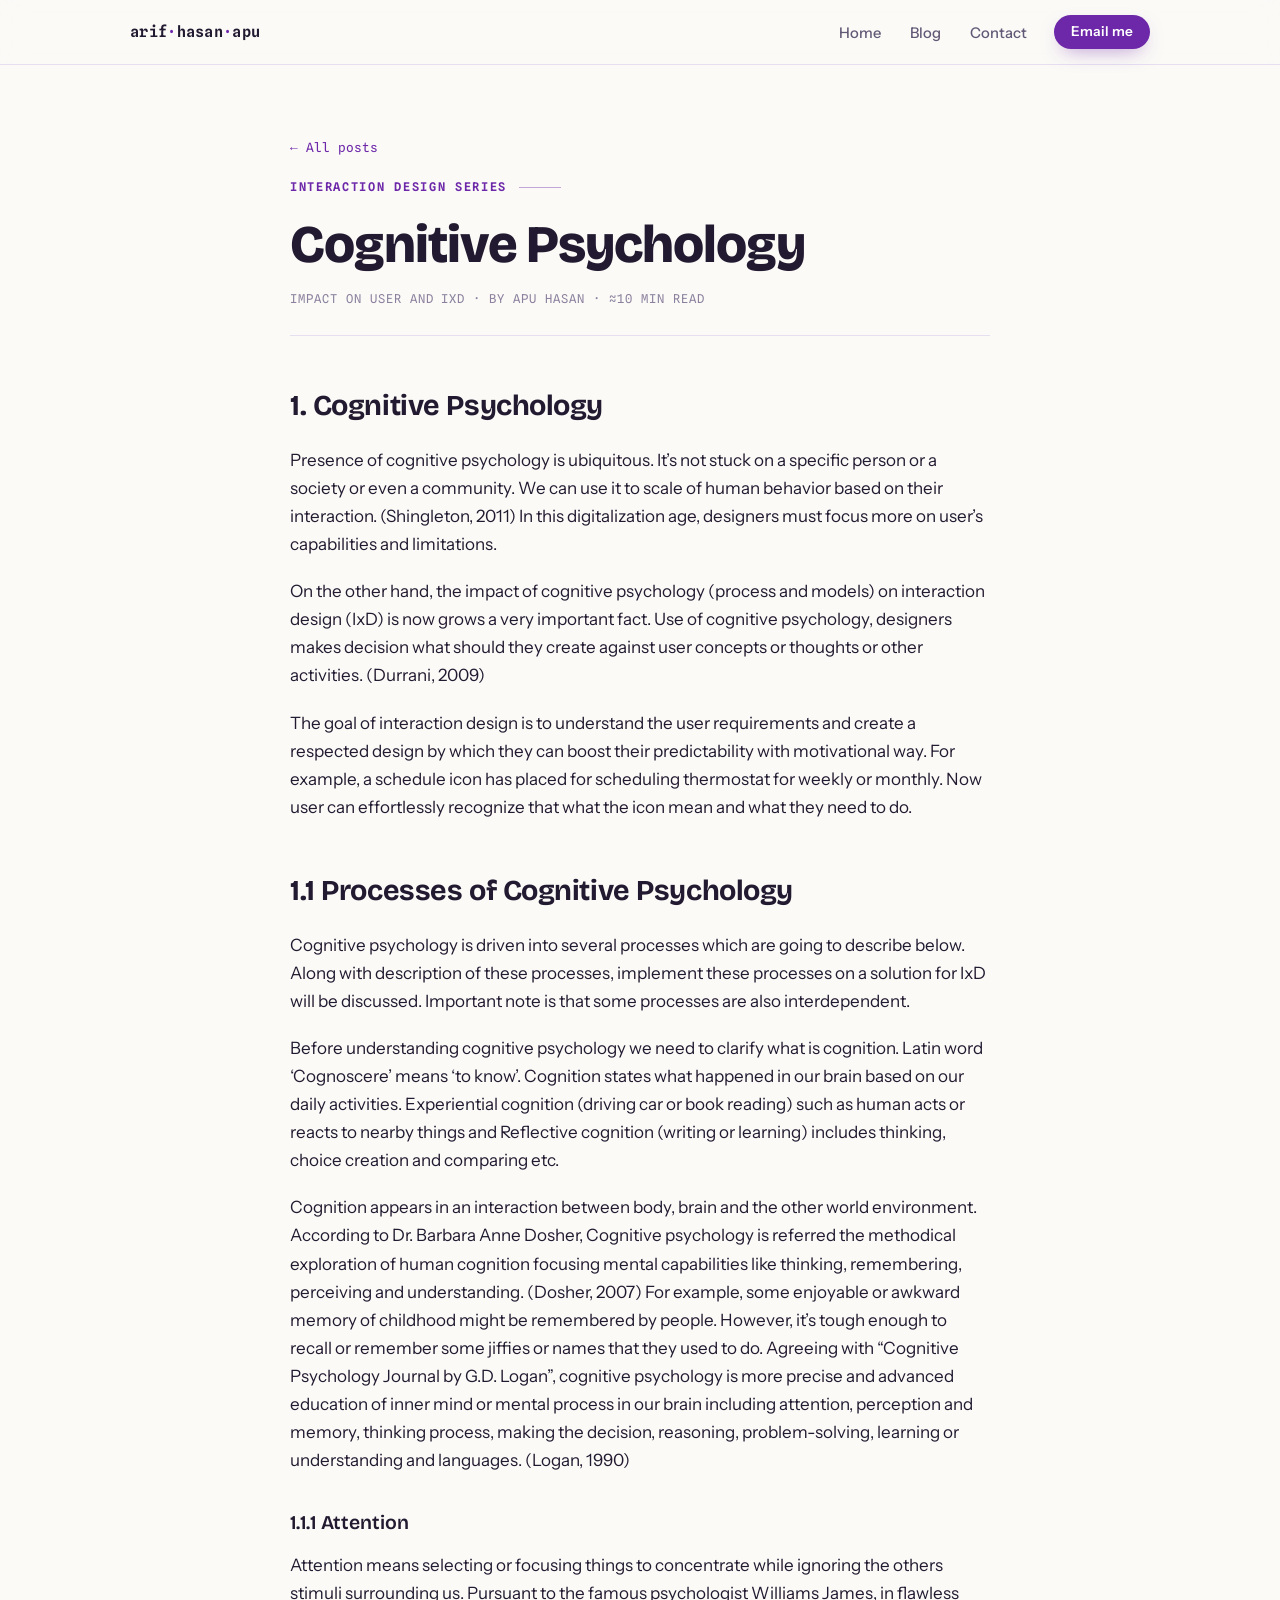
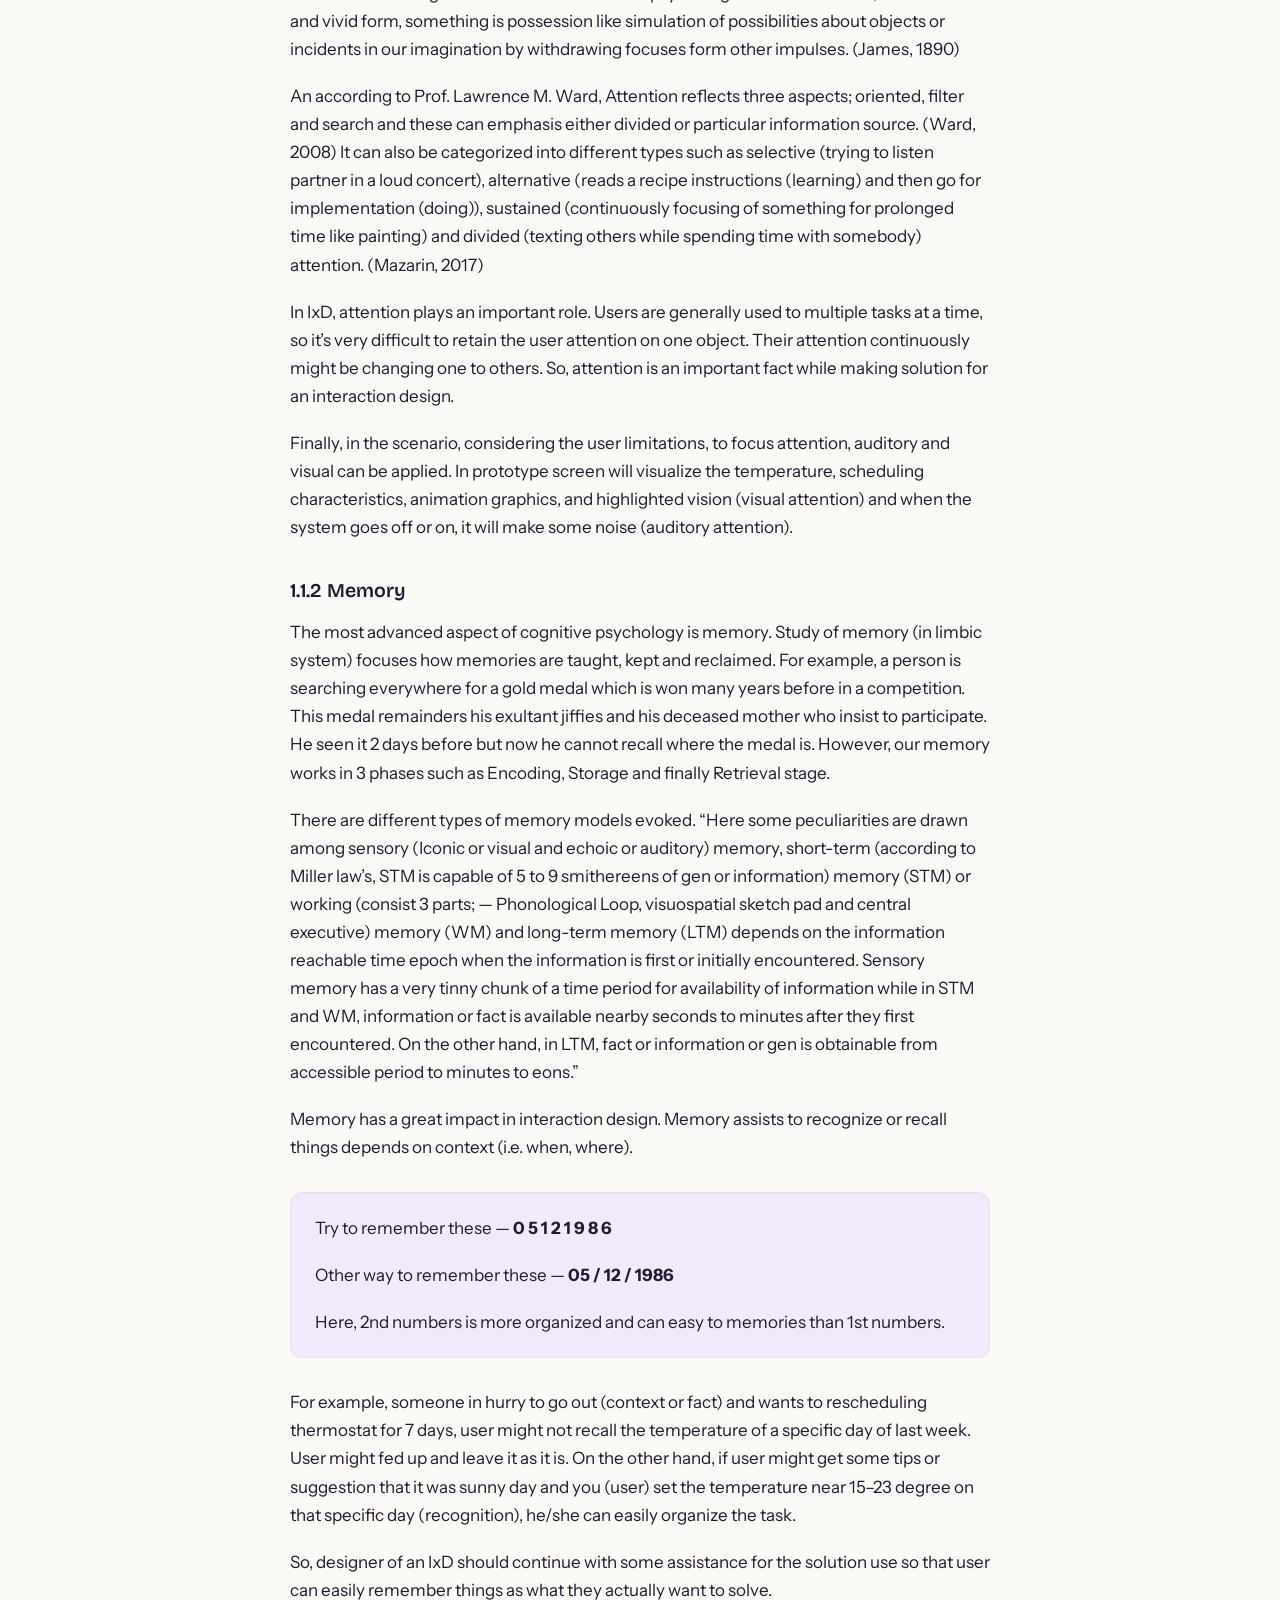
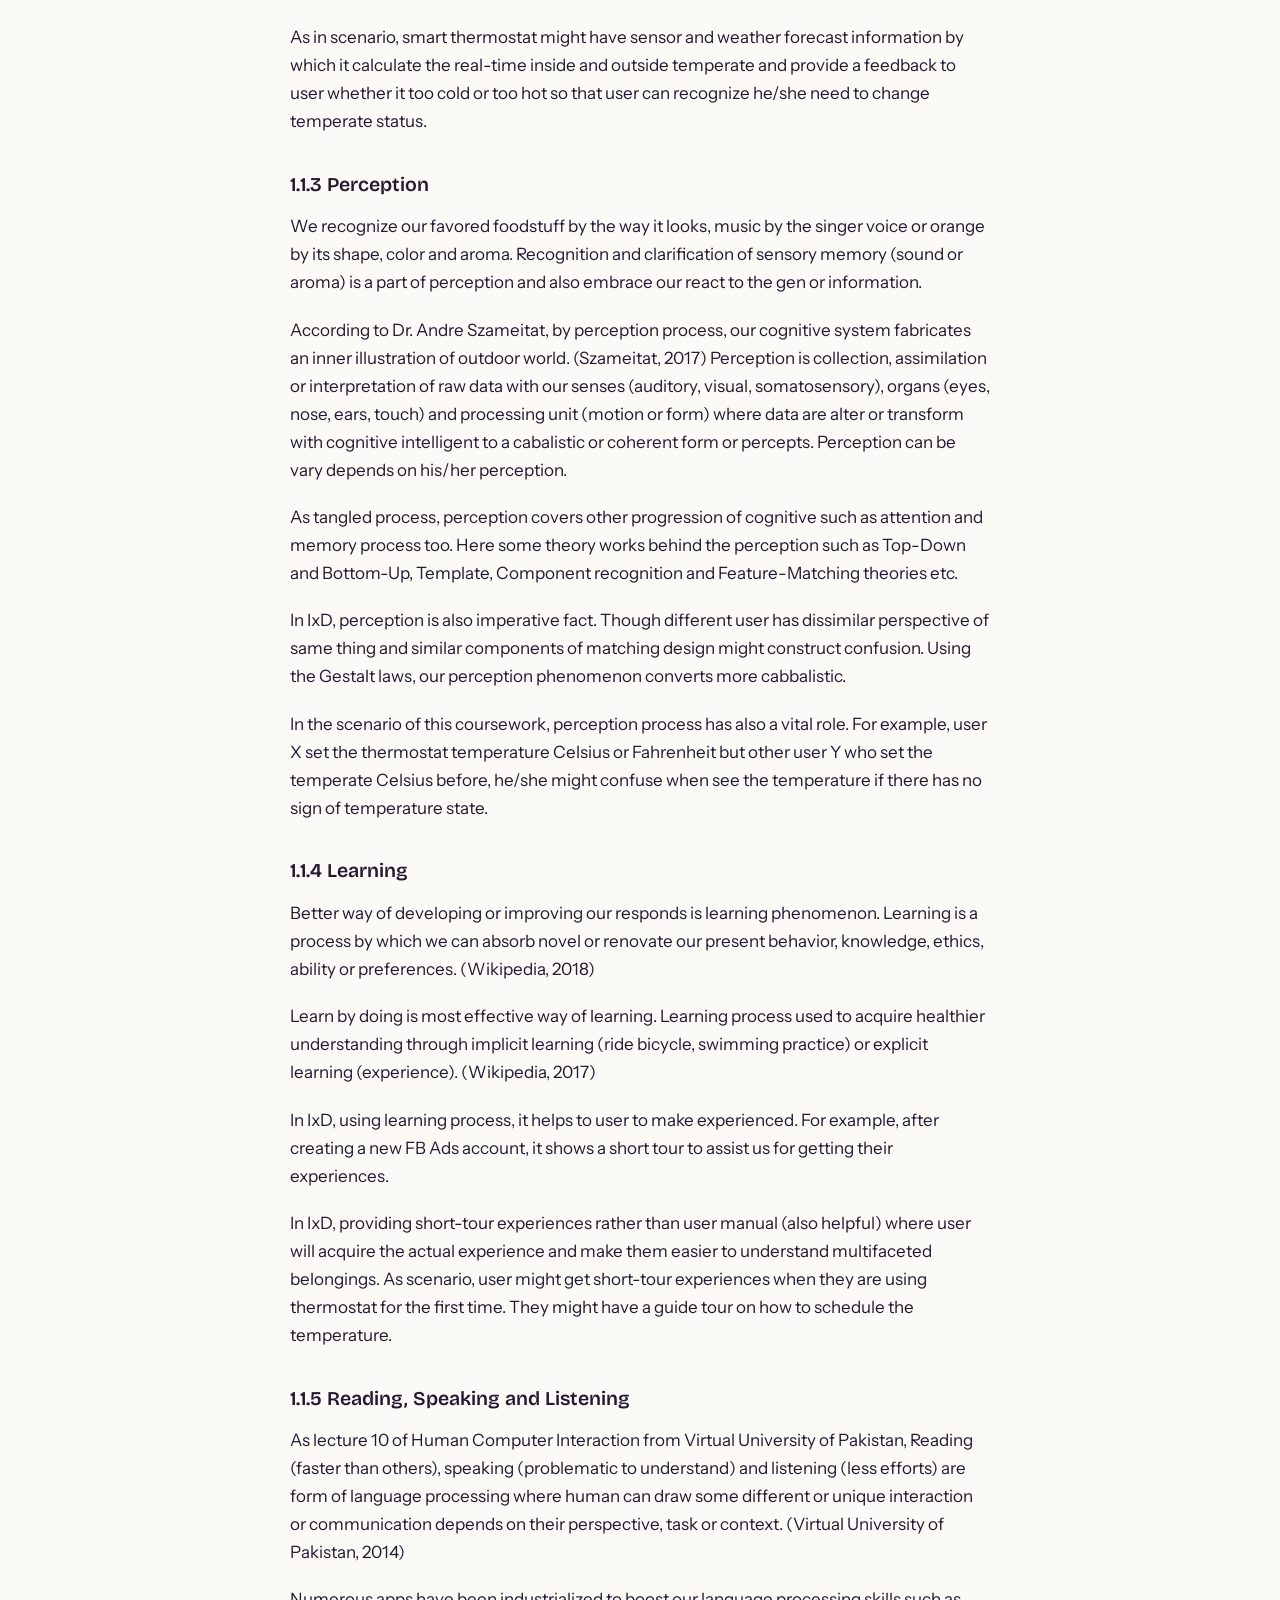
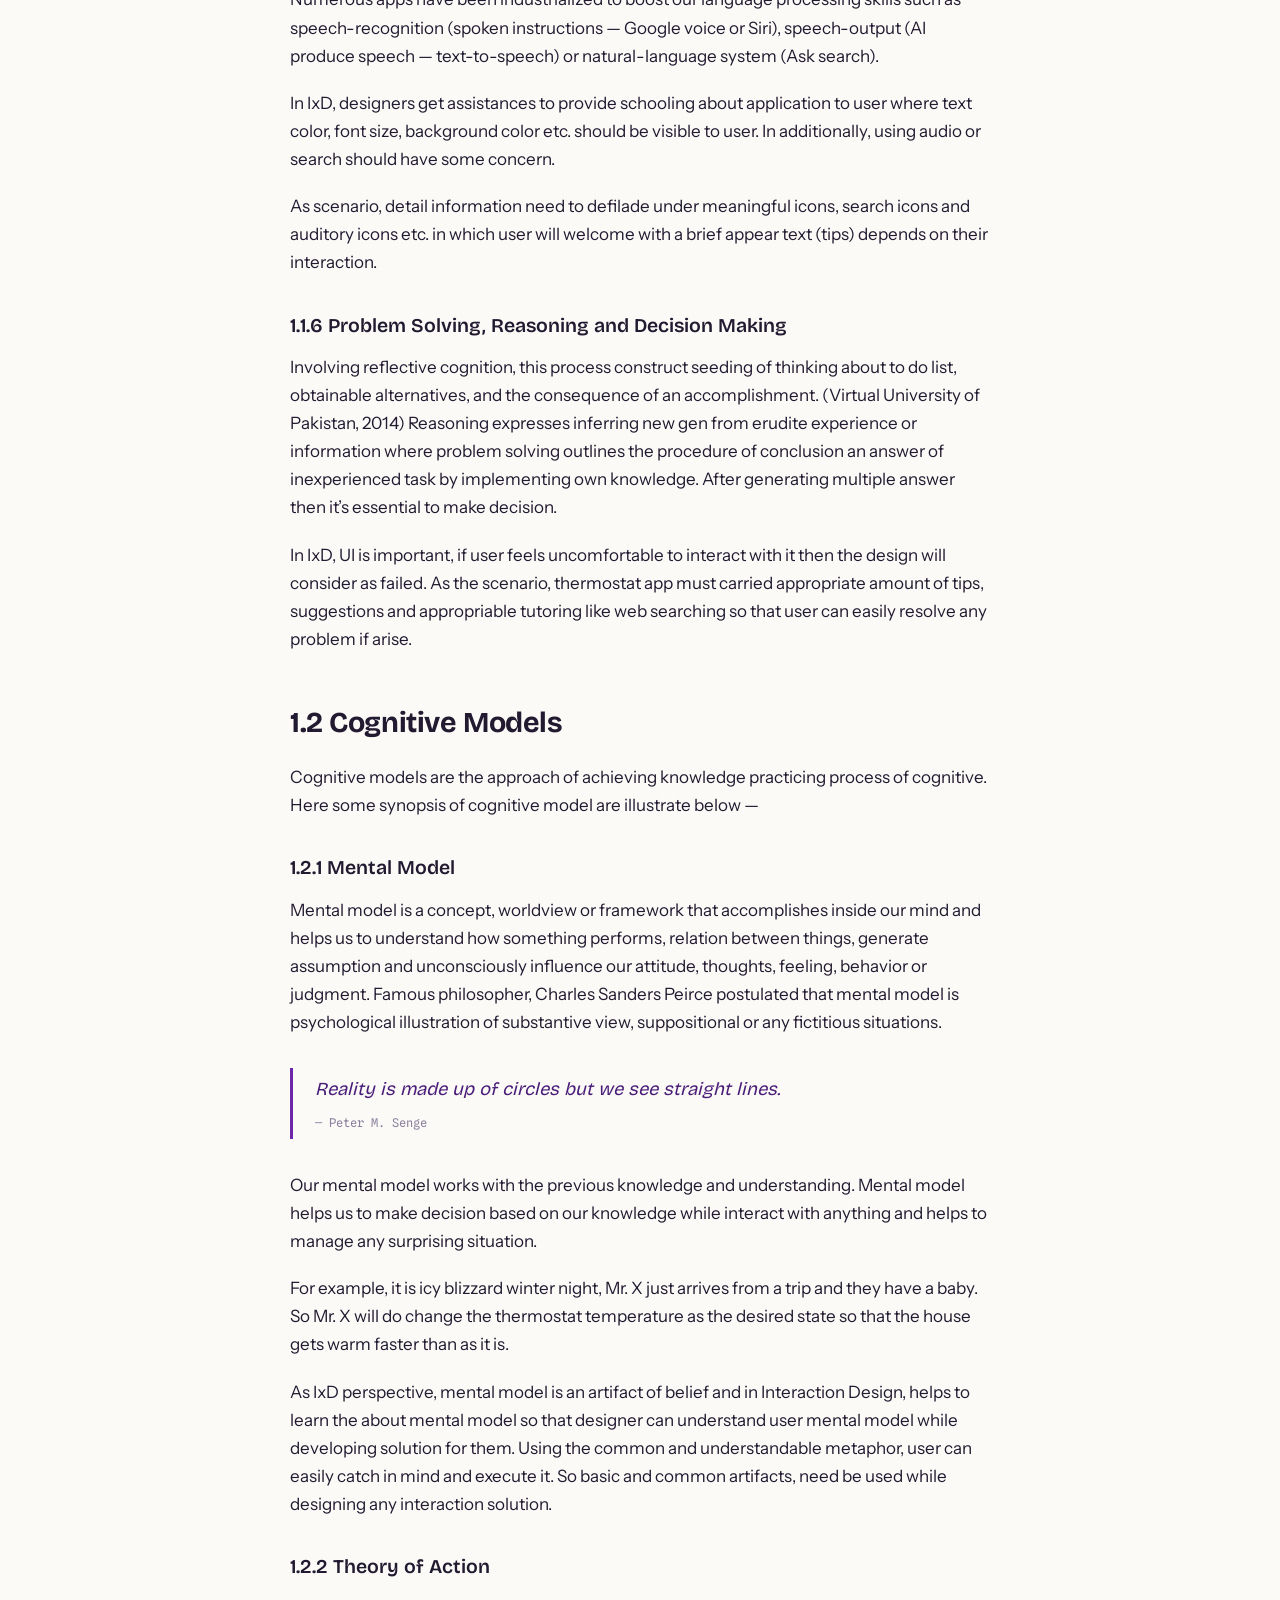
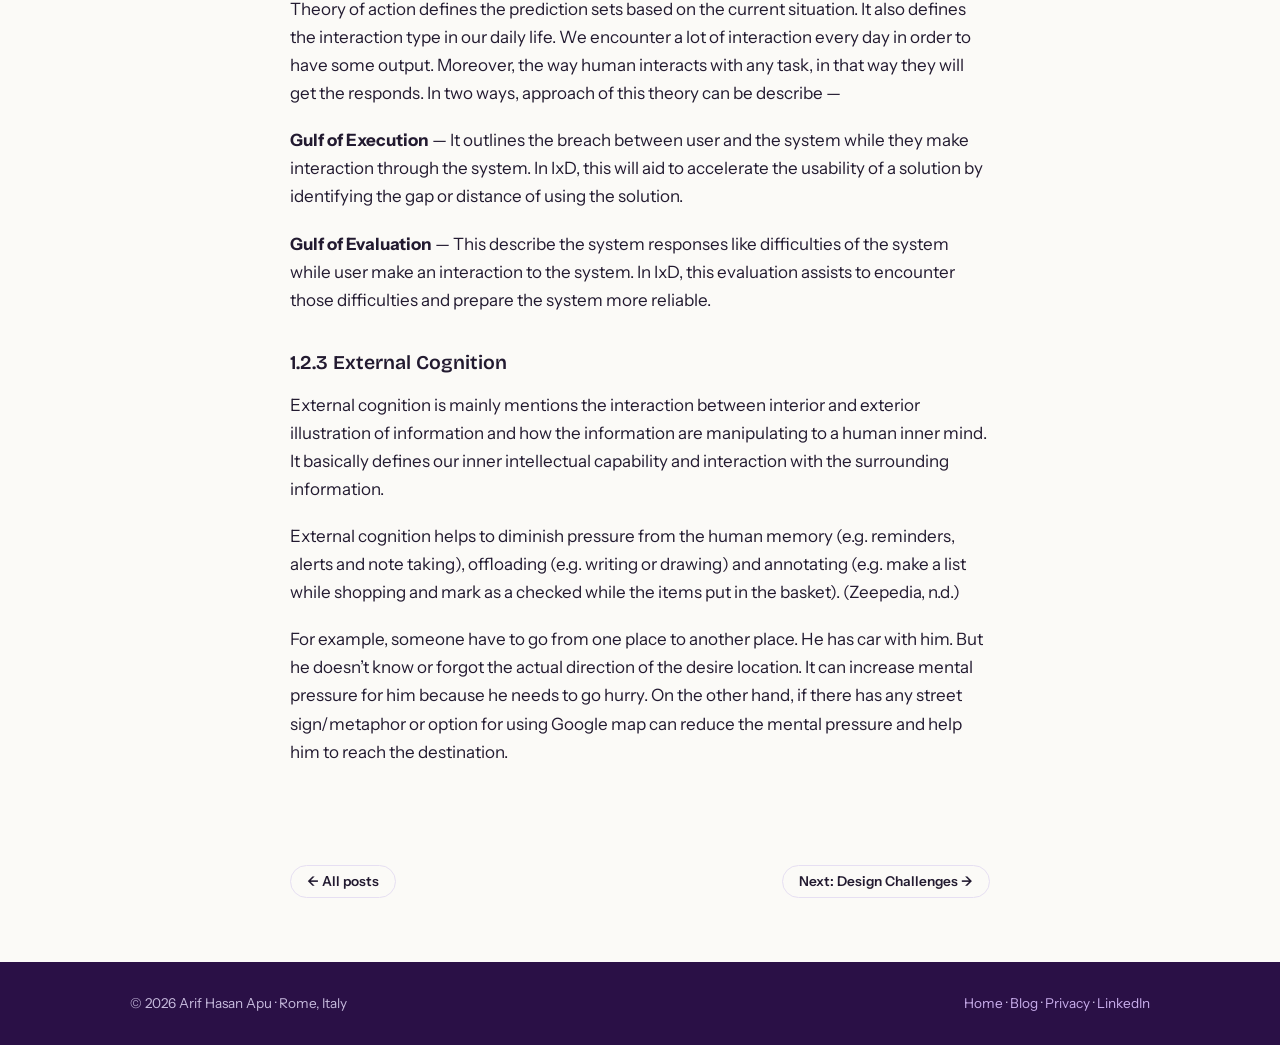
<file: blog/cognitive-psychology.html>
<!DOCTYPE html>
<html lang="en">
<head>
<meta charset="UTF-8">
<meta name="viewport" content="width=device-width, initial-scale=1.0">
<meta name="theme-color" content="#FBFAF7">
<title>Cognitive Psychology — Arif Hasan Apu</title>
<meta name="description" content="How attention, memory, perception, learning and mental models shape interaction design. By Apu Hasan.">
<link rel="preconnect" href="https://fonts.googleapis.com">
<link rel="preconnect" href="https://fonts.gstatic.com" crossorigin>
<link href="https://fonts.googleapis.com/css2?family=Bricolage+Grotesque:opsz,wght@12..96,400;12..96,500;12..96,600;12..96,700;12..96,800&family=Instrument+Sans:ital,wght@0,400;0,500;0,600;1,400&family=Spline+Sans+Mono:wght@400;500;600&display=swap" rel="stylesheet">
<link rel="stylesheet" href="../style.css">
</head>
<body>
<a class="skip-link" href="#main">Skip to content</a>

<header class="nav">
  <div class="wrap nav-inner">
    <a class="logo" href="../index.html">arif<b>&middot;</b>hasan<b>&middot;</b>apu</a>
    <ul class="nav-links" id="site-menu">
      <li><a href="../index.html">Home</a></li>
      <li><a href="index.html">Blog</a></li>
      <li><a href="../index.html#contact">Contact</a></li>
      <li class="menu-only"><a href="../cv.pdf" download>Download CV</a></li>
    </ul>
    <a class="btn btn-solid btn-sm nav-mail" href="mailto:theapuhasan@gmail.com">Email me</a>
    <button class="menu-btn" type="button" aria-label="Open menu" aria-expanded="false" aria-controls="site-menu">
      <svg class="icon-open" viewBox="0 0 24 24" fill="none" stroke="currentColor" stroke-width="2" stroke-linecap="round" aria-hidden="true"><path d="M3 6h18M3 12h18M3 18h18"/></svg>
      <svg class="icon-close" viewBox="0 0 24 24" fill="none" stroke="currentColor" stroke-width="2" stroke-linecap="round" aria-hidden="true"><path d="m5 5 14 14M19 5 5 19"/></svg>
    </button>
  </div>
</header>

<main id="main">
  <article class="post">
    <p class="breadcrumb"><a href="index.html">&larr; All posts</a></p>
    <p class="eyebrow">Interaction design series</p>
    <h1>Cognitive Psychology</h1>
    <p class="post-meta">Impact on user and IxD &middot; By Apu Hasan &middot; &asymp;10 min read</p>
    <h2>1. Cognitive Psychology</h2>
    <p>Presence of cognitive psychology is ubiquitous. It&rsquo;s not stuck on a specific person or a society or even a community. We can use it to scale of human behavior based on their interaction. (Shingleton, 2011) In this digitalization age, designers must focus more on user&rsquo;s capabilities and limitations.</p>
    <p>On the other hand, the impact of cognitive psychology (process and models) on interaction design (IxD) is now grows a very important fact. Use of cognitive psychology, designers makes decision what should they create against user concepts or thoughts or other activities. (Durrani, 2009)</p>
    <p>The goal of interaction design is to understand the user requirements and create a respected design by which they can boost their predictability with motivational way. For example, a schedule icon has placed for scheduling thermostat for weekly or monthly. Now user can effortlessly recognize that what the icon mean and what they need to do.</p>

    <h2>1.1 Processes of Cognitive Psychology</h2>
    <p>Cognitive psychology is driven into several processes which are going to describe below. Along with description of these processes, implement these processes on a solution for IxD will be discussed. Important note is that some processes are also interdependent.</p>
    <p>Before understanding cognitive psychology we need to clarify what is cognition. Latin word &lsquo;Cognoscere&rsquo; means &lsquo;to know&rsquo;. Cognition states what happened in our brain based on our daily activities. Experiential cognition (driving car or book reading) such as human acts or reacts to nearby things and Reflective cognition (writing or learning) includes thinking, choice creation and comparing etc.</p>
    <p>Cognition appears in an interaction between body, brain and the other world environment. According to Dr. Barbara Anne Dosher, Cognitive psychology is referred the methodical exploration of human cognition focusing mental capabilities like thinking, remembering, perceiving and understanding. (Dosher, 2007) For example, some enjoyable or awkward memory of childhood might be remembered by people. However, it&rsquo;s tough enough to recall or remember some jiffies or names that they used to do. Agreeing with &ldquo;Cognitive Psychology Journal by G.D. Logan&rdquo;, cognitive psychology is more precise and advanced education of inner mind or mental process in our brain including attention, perception and memory, thinking process, making the decision, reasoning, problem-solving, learning or understanding and languages. (Logan, 1990)</p>

    <h3>1.1.1 Attention</h3>
    <p>Attention means selecting or focusing things to concentrate while ignoring the others stimuli surrounding us. Pursuant to the famous psychologist Williams James, in flawless and vivid form, something is possession like simulation of possibilities about objects or incidents in our imagination by withdrawing focuses form other impulses. (James, 1890)</p>
    <p>An according to Prof. Lawrence M. Ward, Attention reflects three aspects; oriented, filter and search and these can emphasis either divided or particular information source. (Ward, 2008) It can also be categorized into different types such as selective (trying to listen partner in a loud concert), alternative (reads a recipe instructions (learning) and then go for implementation (doing)), sustained (continuously focusing of something for prolonged time like painting) and divided (texting others while spending time with somebody) attention. (Mazarin, 2017)</p>
    <p>In IxD, attention plays an important role. Users are generally used to multiple tasks at a time, so it&rsquo;s very difficult to retain the user attention on one object. Their attention continuously might be changing one to others. So, attention is an important fact while making solution for an interaction design.</p>
    <p>Finally, in the scenario, considering the user limitations, to focus attention, auditory and visual can be applied. In prototype screen will visualize the temperature, scheduling characteristics, animation graphics, and highlighted vision (visual attention) and when the system goes off or on, it will make some noise (auditory attention).</p>

    <h3>1.1.2 Memory</h3>
    <p>The most advanced aspect of cognitive psychology is memory. Study of memory (in limbic system) focuses how memories are taught, kept and reclaimed. For example, a person is searching everywhere for a gold medal which is won many years before in a competition. This medal remainders his exultant jiffies and his deceased mother who insist to participate. He seen it 2 days before but now he cannot recall where the medal is. However, our memory works in 3 phases such as Encoding, Storage and finally Retrieval stage.</p>
    <p>There are different types of memory models evoked. &ldquo;Here some peculiarities are drawn among sensory (Iconic or visual and echoic or auditory) memory, short-term (according to Miller law&rsquo;s, STM is capable of 5 to 9 smithereens of gen or information) memory (STM) or working (consist 3 parts; &mdash; Phonological Loop, visuospatial sketch pad and central executive) memory (WM) and long-term memory (LTM) depends on the information reachable time epoch when the information is first or initially encountered. Sensory memory has a very tinny chunk of a time period for availability of information while in STM and WM, information or fact is available nearby seconds to minutes after they first encountered. On the other hand, in LTM, fact or information or gen is obtainable from accessible period to minutes to eons.&rdquo;</p>
    <p>Memory has a great impact in interaction design. Memory assists to recognize or recall things depends on context (i.e. when, where).</p>
    <div class="callout">
      <p>Try to remember these &mdash; <strong>0&nbsp;5&nbsp;1&nbsp;2&nbsp;1&nbsp;9&nbsp;8&nbsp;6</strong></p>
      <p>Other way to remember these &mdash; <strong>05 / 12 / 1986</strong></p>
      <p>Here, 2nd numbers is more organized and can easy to memories than 1st numbers.</p>
    </div>
    <p>For example, someone in hurry to go out (context or fact) and wants to rescheduling thermostat for 7 days, user might not recall the temperature of a specific day of last week. User might fed up and leave it as it is. On the other hand, if user might get some tips or suggestion that it was sunny day and you (user) set the temperature near 15&ndash;23 degree on that specific day (recognition), he/she can easily organize the task.</p>
    <p>So, designer of an IxD should continue with some assistance for the solution use so that user can easily remember things as what they actually want to solve.</p>
    <p>As in scenario, smart thermostat might have sensor and weather forecast information by which it calculate the real-time inside and outside temperate and provide a feedback to user whether it too cold or too hot so that user can recognize he/she need to change temperate status.</p>

    <h3>1.1.3 Perception</h3>
    <p>We recognize our favored foodstuff by the way it looks, music by the singer voice or orange by its shape, color and aroma. Recognition and clarification of sensory memory (sound or aroma) is a part of perception and also embrace our react to the gen or information.</p>
    <p>According to Dr. Andre Szameitat, by perception process, our cognitive system fabricates an inner illustration of outdoor world. (Szameitat, 2017) Perception is collection, assimilation or interpretation of raw data with our senses (auditory, visual, somatosensory), organs (eyes, nose, ears, touch) and processing unit (motion or form) where data are alter or transform with cognitive intelligent to a cabalistic or coherent form or percepts. Perception can be vary depends on his/her perception.</p>
    <p>As tangled process, perception covers other progression of cognitive such as attention and memory process too. Here some theory works behind the perception such as Top-Down and Bottom-Up, Template, Component recognition and Feature-Matching theories etc.</p>
    <p>In IxD, perception is also imperative fact. Though different user has dissimilar perspective of same thing and similar components of matching design might construct confusion. Using the Gestalt laws, our perception phenomenon converts more cabbalistic.</p>
    <p>In the scenario of this coursework, perception process has also a vital role. For example, user X set the thermostat temperature Celsius or Fahrenheit but other user Y who set the temperate Celsius before, he/she might confuse when see the temperature if there has no sign of temperature state.</p>

    <h3>1.1.4 Learning</h3>
    <p>Better way of developing or improving our responds is learning phenomenon. Learning is a process by which we can absorb novel or renovate our present behavior, knowledge, ethics, ability or preferences. (Wikipedia, 2018)</p>
    <p>Learn by doing is most effective way of learning. Learning process used to acquire healthier understanding through implicit learning (ride bicycle, swimming practice) or explicit learning (experience). (Wikipedia, 2017)</p>
    <p>In IxD, using learning process, it helps to user to make experienced. For example, after creating a new FB Ads account, it shows a short tour to assist us for getting their experiences.</p>
    <p>In IxD, providing short-tour experiences rather than user manual (also helpful) where user will acquire the actual experience and make them easier to understand multifaceted belongings. As scenario, user might get short-tour experiences when they are using thermostat for the first time. They might have a guide tour on how to schedule the temperature.</p>

    <h3>1.1.5 Reading, Speaking and Listening</h3>
    <p>As lecture 10 of Human Computer Interaction from Virtual University of Pakistan, Reading (faster than others), speaking (problematic to understand) and listening (less efforts) are form of language processing where human can draw some different or unique interaction or communication depends on their perspective, task or context. (Virtual University of Pakistan, 2014)</p>
    <p>Numerous apps have been industrialized to boost our language processing skills such as speech-recognition (spoken instructions &mdash; Google voice or Siri), speech-output (AI produce speech &mdash; text-to-speech) or natural-language system (Ask search).</p>
    <p>In IxD, designers get assistances to provide schooling about application to user where text color, font size, background color etc. should be visible to user. In additionally, using audio or search should have some concern.</p>
    <p>As scenario, detail information need to defilade under meaningful icons, search icons and auditory icons etc. in which user will welcome with a brief appear text (tips) depends on their interaction.</p>

    <h3>1.1.6 Problem Solving, Reasoning and Decision Making</h3>
    <p>Involving reflective cognition, this process construct seeding of thinking about to do list, obtainable alternatives, and the consequence of an accomplishment. (Virtual University of Pakistan, 2014) Reasoning expresses inferring new gen from erudite experience or information where problem solving outlines the procedure of conclusion an answer of inexperienced task by implementing own knowledge. After generating multiple answer then it&rsquo;s essential to make decision.</p>
    <p>In IxD, UI is important, if user feels uncomfortable to interact with it then the design will consider as failed. As the scenario, thermostat app must carried appropriate amount of tips, suggestions and appropriable tutoring like web searching so that user can easily resolve any problem if arise.</p>

    <h2>1.2 Cognitive Models</h2>
    <p>Cognitive models are the approach of achieving knowledge practicing process of cognitive. Here some synopsis of cognitive model are illustrate below &mdash;</p>

    <h3>1.2.1 Mental Model</h3>
    <p>Mental model is a concept, worldview or framework that accomplishes inside our mind and helps us to understand how something performs, relation between things, generate assumption and unconsciously influence our attitude, thoughts, feeling, behavior or judgment. Famous philosopher, Charles Sanders Peirce postulated that mental model is psychological illustration of substantive view, suppositional or any fictitious situations.</p>
    <blockquote>Reality is made up of circles but we see straight lines.<span class="cite">&mdash; Peter M. Senge</span></blockquote>
    <p>Our mental model works with the previous knowledge and understanding. Mental model helps us to make decision based on our knowledge while interact with anything and helps to manage any surprising situation.</p>
    <p>For example, it is icy blizzard winter night, Mr. X just arrives from a trip and they have a baby. So Mr. X will do change the thermostat temperature as the desired state so that the house gets warm faster than as it is.</p>
    <p>As IxD perspective, mental model is an artifact of belief and in Interaction Design, helps to learn the about mental model so that designer can understand user mental model while developing solution for them. Using the common and understandable metaphor, user can easily catch in mind and execute it. So basic and common artifacts, need be used while designing any interaction solution.</p>

    <h3>1.2.2 Theory of Action</h3>
    <p>Theory of action defines the prediction sets based on the current situation. It also defines the interaction type in our daily life. We encounter a lot of interaction every day in order to have some output. Moreover, the way human interacts with any task, in that way they will get the responds. In two ways, approach of this theory can be describe &mdash;</p>
    <p><strong>Gulf of Execution</strong> &mdash; It outlines the breach between user and the system while they make interaction through the system. In IxD, this will aid to accelerate the usability of a solution by identifying the gap or distance of using the solution.</p>
    <p><strong>Gulf of Evaluation</strong> &mdash; This describe the system responses like difficulties of the system while user make an interaction to the system. In IxD, this evaluation assists to encounter those difficulties and prepare the system more reliable.</p>

    <h3>1.2.3 External Cognition</h3>
    <p>External cognition is mainly mentions the interaction between interior and exterior illustration of information and how the information are manipulating to a human inner mind. It basically defines our inner intellectual capability and interaction with the surrounding information.</p>
    <p>External cognition helps to diminish pressure from the human memory (e.g. reminders, alerts and note taking), offloading (e.g. writing or drawing) and annotating (e.g. make a list while shopping and mark as a checked while the items put in the basket). (Zeepedia, n.d.)</p>
    <p>For example, someone have to go from one place to another place. He has car with him. But he doesn&rsquo;t know or forgot the actual direction of the desire location. It can increase mental pressure for him because he needs to go hurry. On the other hand, if there has any street sign/metaphor or option for using Google map can reduce the mental pressure and help him to reach the destination.</p>
  </article>
  <nav class="post-nav" aria-label="Post navigation">
    <p><a class="btn btn-ghost btn-sm" href="index.html">&larr; All posts</a></p><p><a class="btn btn-ghost btn-sm" href="design-challenges.html">Next: Design Challenges &rarr;</a></p>
  </nav>
</main>

<footer class="footer-mini">
  <div class="wrap footer-mini-inner">
    <span>&copy; 2026 Arif Hasan Apu &middot; Rome, Italy</span>
    <span><a href="../index.html">Home</a> &middot; <a href="index.html">Blog</a> &middot; <a href="../privacy-policy/Privacy_Policy_BizFlow.html">Privacy</a> &middot; <a href="https://www.linkedin.com/in/theapuhasan/" target="_blank" rel="noopener">LinkedIn</a></span>
  </div>
</footer>
<script src="../site.js" defer></script>
</body>
</html>
</file>
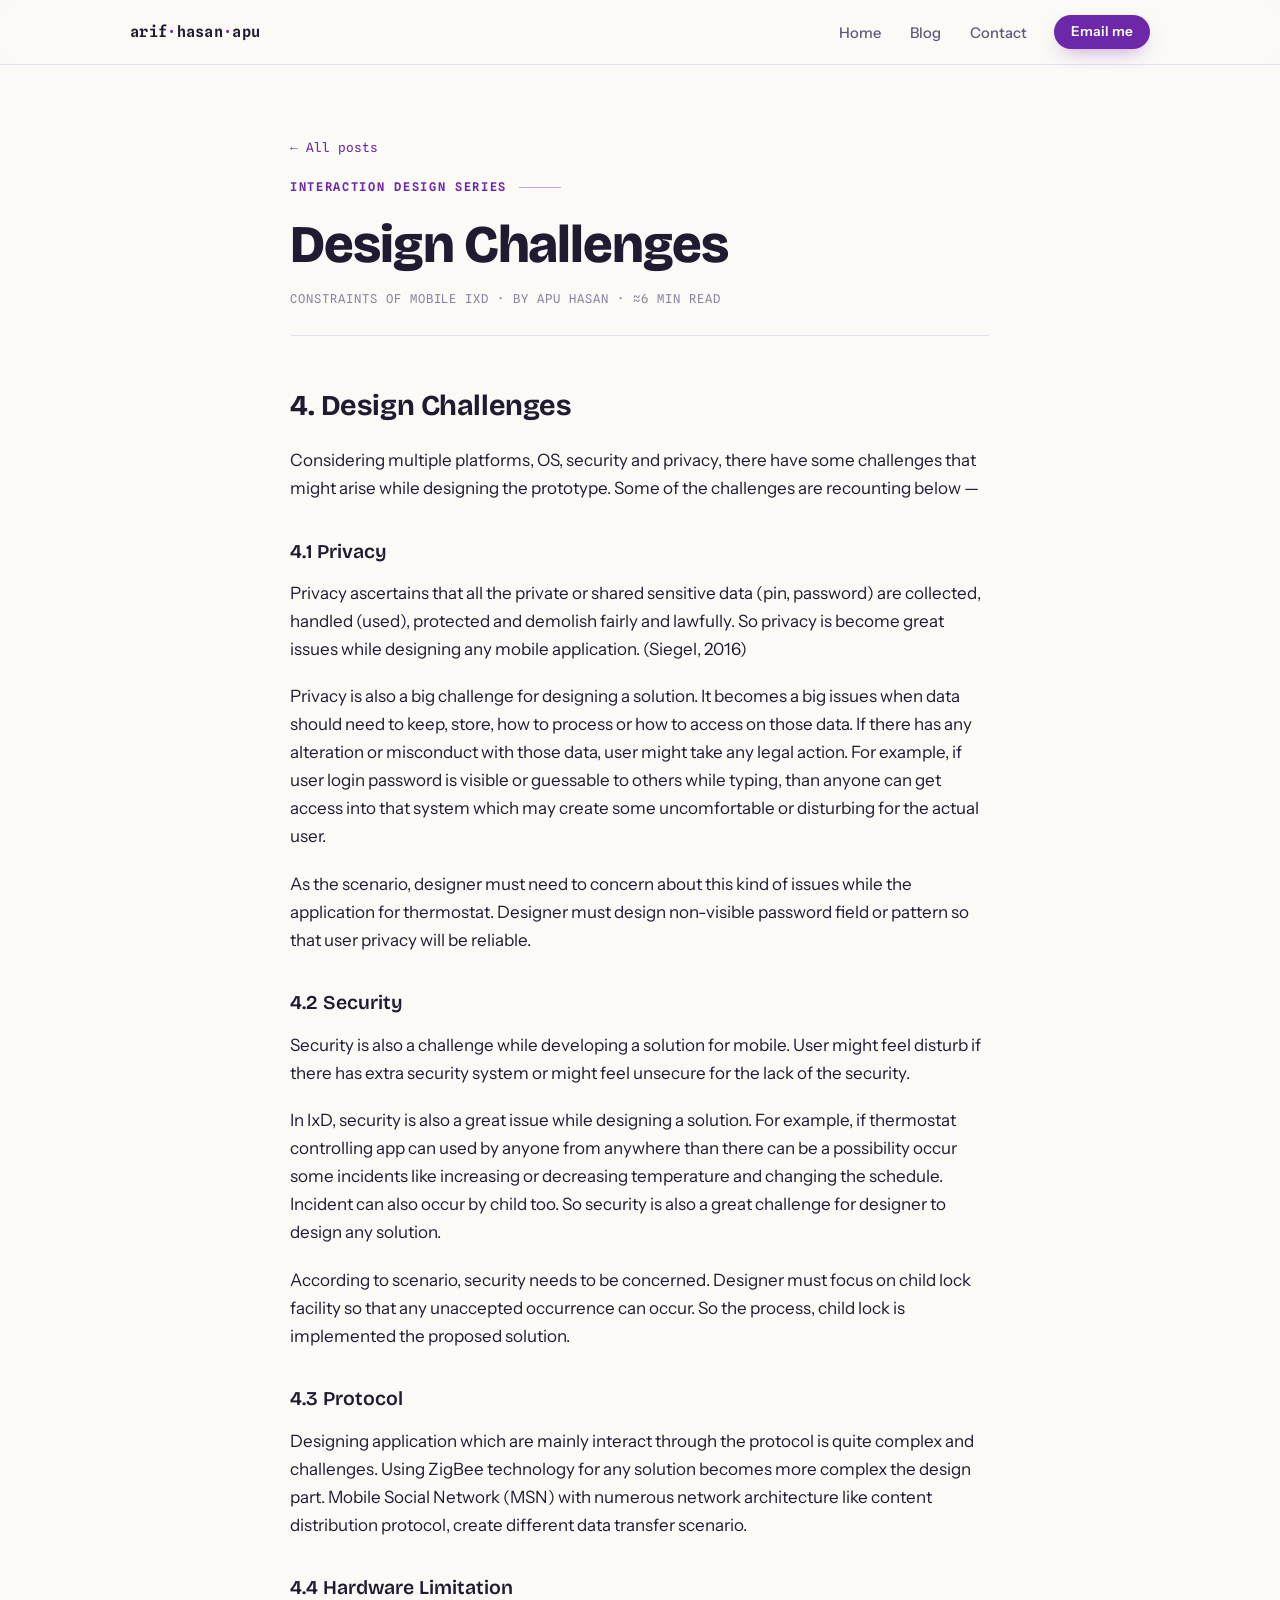
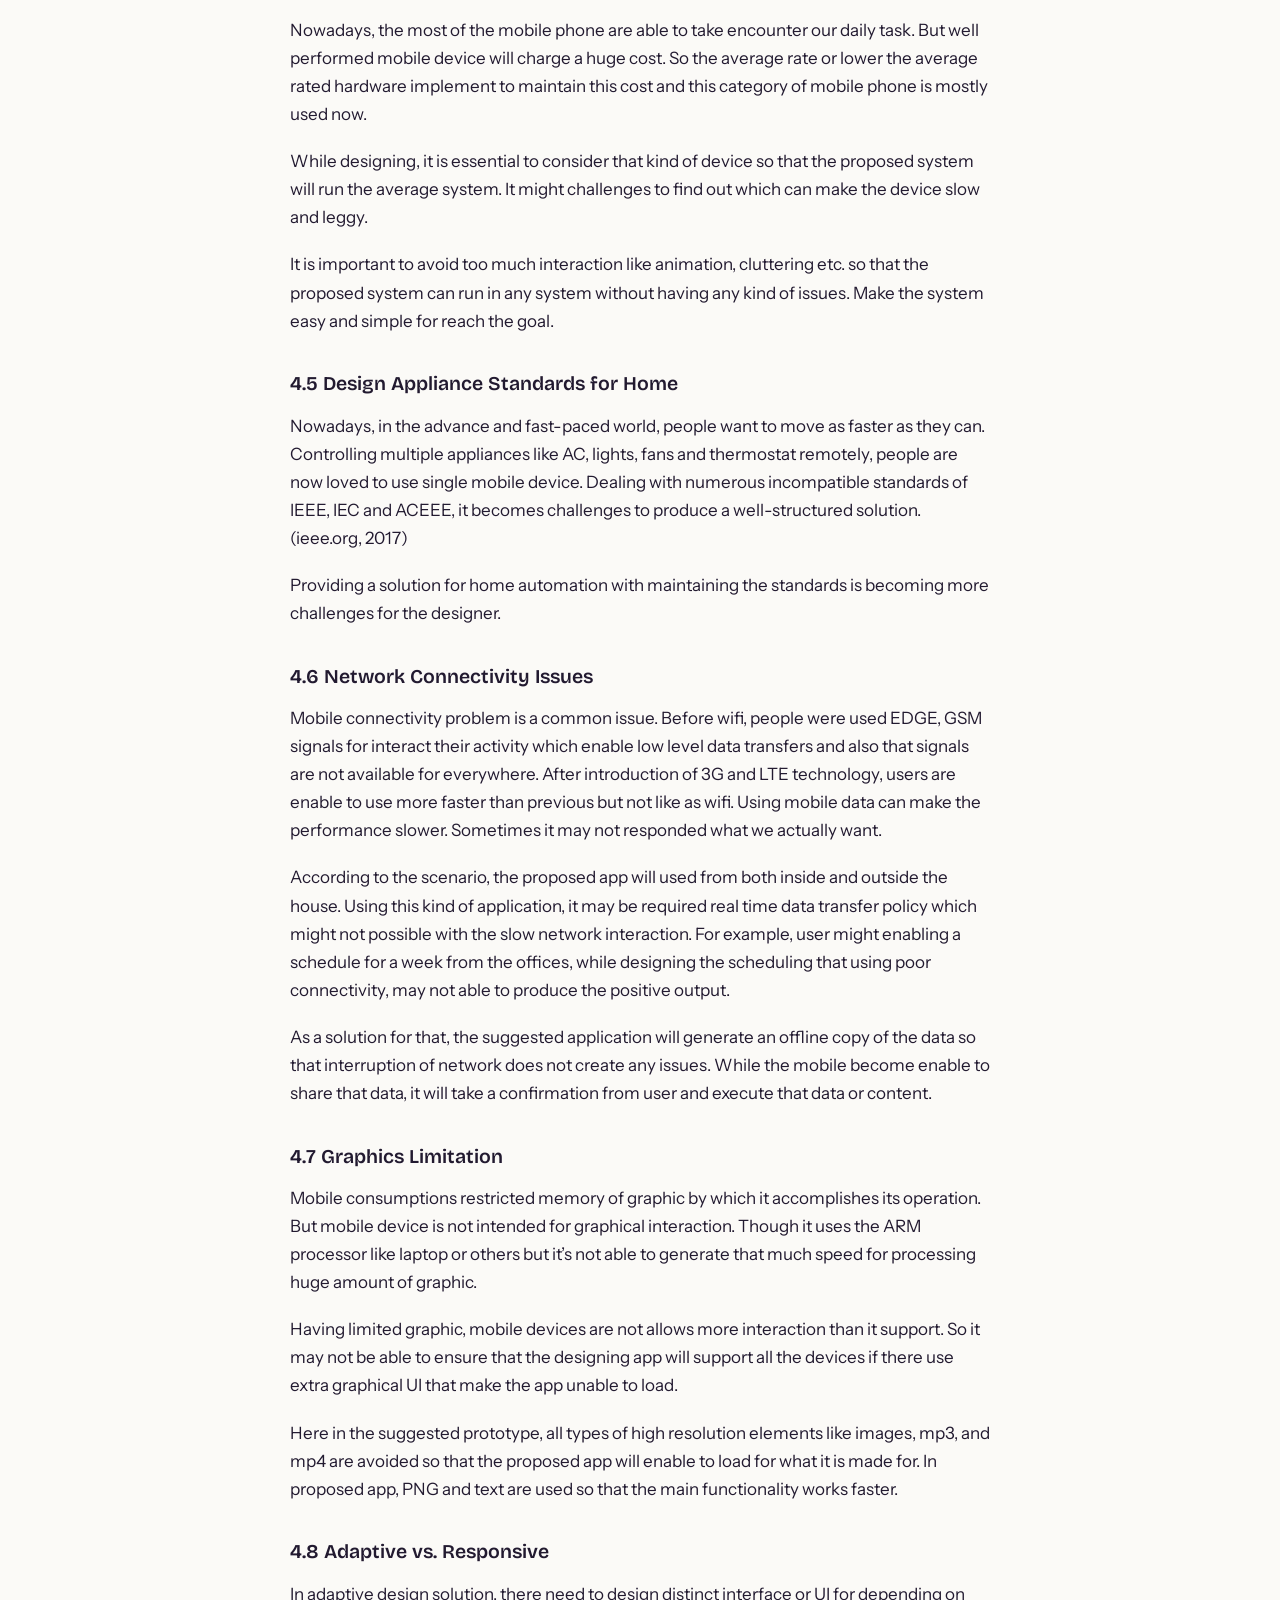
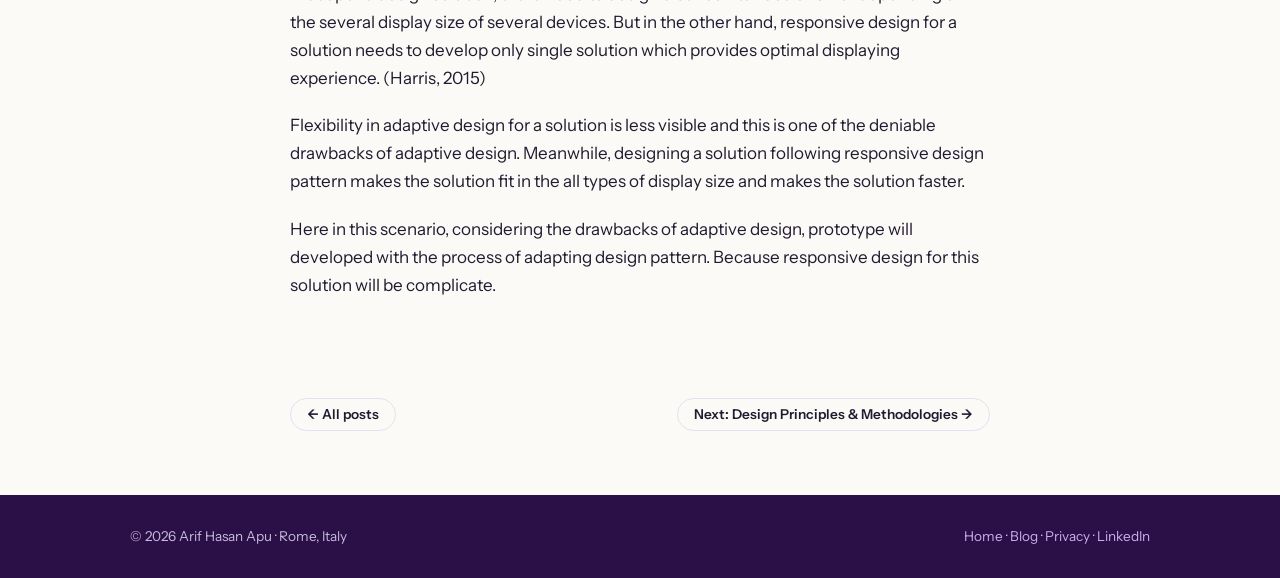
<file: blog/design-challenges.html>
<!DOCTYPE html>
<html lang="en">
<head>
<meta charset="UTF-8">
<meta name="viewport" content="width=device-width, initial-scale=1.0">
<meta name="theme-color" content="#FBFAF7">
<title>Design Challenges — Arif Hasan Apu</title>
<meta name="description" content="Privacy, security, protocols, hardware limits and network issues — the constraints of mobile interaction design. By Apu Hasan.">
<link rel="preconnect" href="https://fonts.googleapis.com">
<link rel="preconnect" href="https://fonts.gstatic.com" crossorigin>
<link href="https://fonts.googleapis.com/css2?family=Bricolage+Grotesque:opsz,wght@12..96,400;12..96,500;12..96,600;12..96,700;12..96,800&family=Instrument+Sans:ital,wght@0,400;0,500;0,600;1,400&family=Spline+Sans+Mono:wght@400;500;600&display=swap" rel="stylesheet">
<link rel="stylesheet" href="../style.css">
</head>
<body>
<a class="skip-link" href="#main">Skip to content</a>

<header class="nav">
  <div class="wrap nav-inner">
    <a class="logo" href="../index.html">arif<b>&middot;</b>hasan<b>&middot;</b>apu</a>
    <ul class="nav-links" id="site-menu">
      <li><a href="../index.html">Home</a></li>
      <li><a href="index.html">Blog</a></li>
      <li><a href="../index.html#contact">Contact</a></li>
      <li class="menu-only"><a href="../cv.pdf" download>Download CV</a></li>
    </ul>
    <a class="btn btn-solid btn-sm nav-mail" href="mailto:theapuhasan@gmail.com">Email me</a>
    <button class="menu-btn" type="button" aria-label="Open menu" aria-expanded="false" aria-controls="site-menu">
      <svg class="icon-open" viewBox="0 0 24 24" fill="none" stroke="currentColor" stroke-width="2" stroke-linecap="round" aria-hidden="true"><path d="M3 6h18M3 12h18M3 18h18"/></svg>
      <svg class="icon-close" viewBox="0 0 24 24" fill="none" stroke="currentColor" stroke-width="2" stroke-linecap="round" aria-hidden="true"><path d="m5 5 14 14M19 5 5 19"/></svg>
    </button>
  </div>
</header>

<main id="main">
  <article class="post">
    <p class="breadcrumb"><a href="index.html">&larr; All posts</a></p>
    <p class="eyebrow">Interaction design series</p>
    <h1>Design Challenges</h1>
    <p class="post-meta">Constraints of mobile IxD &middot; By Apu Hasan &middot; &asymp;6 min read</p>
    <h2>4. Design Challenges</h2>
    <p>Considering multiple platforms, OS, security and privacy, there have some challenges that might arise while designing the prototype. Some of the challenges are recounting below &mdash;</p>

    <h3>4.1 Privacy</h3>
    <p>Privacy ascertains that all the private or shared sensitive data (pin, password) are collected, handled (used), protected and demolish fairly and lawfully. So privacy is become great issues while designing any mobile application. (Siegel, 2016)</p>
    <p>Privacy is also a big challenge for designing a solution. It becomes a big issues when data should need to keep, store, how to process or how to access on those data. If there has any alteration or misconduct with those data, user might take any legal action. For example, if user login password is visible or guessable to others while typing, than anyone can get access into that system which may create some uncomfortable or disturbing for the actual user.</p>
    <p>As the scenario, designer must need to concern about this kind of issues while the application for thermostat. Designer must design non-visible password field or pattern so that user privacy will be reliable.</p>

    <h3>4.2 Security</h3>
    <p>Security is also a challenge while developing a solution for mobile. User might feel disturb if there has extra security system or might feel unsecure for the lack of the security.</p>
    <p>In IxD, security is also a great issue while designing a solution. For example, if thermostat controlling app can used by anyone from anywhere than there can be a possibility occur some incidents like increasing or decreasing temperature and changing the schedule. Incident can also occur by child too. So security is also a great challenge for designer to design any solution.</p>
    <p>According to scenario, security needs to be concerned. Designer must focus on child lock facility so that any unaccepted occurrence can occur. So the process, child lock is implemented the proposed solution.</p>

    <h3>4.3 Protocol</h3>
    <p>Designing application which are mainly interact through the protocol is quite complex and challenges. Using ZigBee technology for any solution becomes more complex the design part. Mobile Social Network (MSN) with numerous network architecture like content distribution protocol, create different data transfer scenario.</p>

    <h3>4.4 Hardware Limitation</h3>
    <p>Nowadays, the most of the mobile phone are able to take encounter our daily task. But well performed mobile device will charge a huge cost. So the average rate or lower the average rated hardware implement to maintain this cost and this category of mobile phone is mostly used now.</p>
    <p>While designing, it is essential to consider that kind of device so that the proposed system will run the average system. It might challenges to find out which can make the device slow and leggy.</p>
    <p>It is important to avoid too much interaction like animation, cluttering etc. so that the proposed system can run in any system without having any kind of issues. Make the system easy and simple for reach the goal.</p>

    <h3>4.5 Design Appliance Standards for Home</h3>
    <p>Nowadays, in the advance and fast-paced world, people want to move as faster as they can. Controlling multiple appliances like AC, lights, fans and thermostat remotely, people are now loved to use single mobile device. Dealing with numerous incompatible standards of IEEE, IEC and ACEEE, it becomes challenges to produce a well-structured solution. (ieee.org, 2017)</p>
    <p>Providing a solution for home automation with maintaining the standards is becoming more challenges for the designer.</p>

    <h3>4.6 Network Connectivity Issues</h3>
    <p>Mobile connectivity problem is a common issue. Before wifi, people were used EDGE, GSM signals for interact their activity which enable low level data transfers and also that signals are not available for everywhere. After introduction of 3G and LTE technology, users are enable to use more faster than previous but not like as wifi. Using mobile data can make the performance slower. Sometimes it may not responded what we actually want.</p>
    <p>According to the scenario, the proposed app will used from both inside and outside the house. Using this kind of application, it may be required real time data transfer policy which might not possible with the slow network interaction. For example, user might enabling a schedule for a week from the offices, while designing the scheduling that using poor connectivity, may not able to produce the positive output.</p>
    <p>As a solution for that, the suggested application will generate an offline copy of the data so that interruption of network does not create any issues. While the mobile become enable to share that data, it will take a confirmation from user and execute that data or content.</p>

    <h3>4.7 Graphics Limitation</h3>
    <p>Mobile consumptions restricted memory of graphic by which it accomplishes its operation. But mobile device is not intended for graphical interaction. Though it uses the ARM processor like laptop or others but it&rsquo;s not able to generate that much speed for processing huge amount of graphic.</p>
    <p>Having limited graphic, mobile devices are not allows more interaction than it support. So it may not be able to ensure that the designing app will support all the devices if there use extra graphical UI that make the app unable to load.</p>
    <p>Here in the suggested prototype, all types of high resolution elements like images, mp3, and mp4 are avoided so that the proposed app will enable to load for what it is made for. In proposed app, PNG and text are used so that the main functionality works faster.</p>

    <h3>4.8 Adaptive vs. Responsive</h3>
    <p>In adaptive design solution, there need to design distinct interface or UI for depending on the several display size of several devices. But in the other hand, responsive design for a solution needs to develop only single solution which provides optimal displaying experience. (Harris, 2015)</p>
    <p>Flexibility in adaptive design for a solution is less visible and this is one of the deniable drawbacks of adaptive design. Meanwhile, designing a solution following responsive design pattern makes the solution fit in the all types of display size and makes the solution faster.</p>
    <p>Here in this scenario, considering the drawbacks of adaptive design, prototype will developed with the process of adapting design pattern. Because responsive design for this solution will be complicate.</p>
  </article>
  <nav class="post-nav" aria-label="Post navigation">
    <p><a class="btn btn-ghost btn-sm" href="index.html">&larr; All posts</a></p><p><a class="btn btn-ghost btn-sm" href="design-principles-methodologies.html">Next: Design Principles &amp; Methodologies &rarr;</a></p>
  </nav>
</main>

<footer class="footer-mini">
  <div class="wrap footer-mini-inner">
    <span>&copy; 2026 Arif Hasan Apu &middot; Rome, Italy</span>
    <span><a href="../index.html">Home</a> &middot; <a href="index.html">Blog</a> &middot; <a href="../privacy-policy/Privacy_Policy_BizFlow.html">Privacy</a> &middot; <a href="https://www.linkedin.com/in/theapuhasan/" target="_blank" rel="noopener">LinkedIn</a></span>
  </div>
</footer>
<script src="../site.js" defer></script>
</body>
</html>
</file>
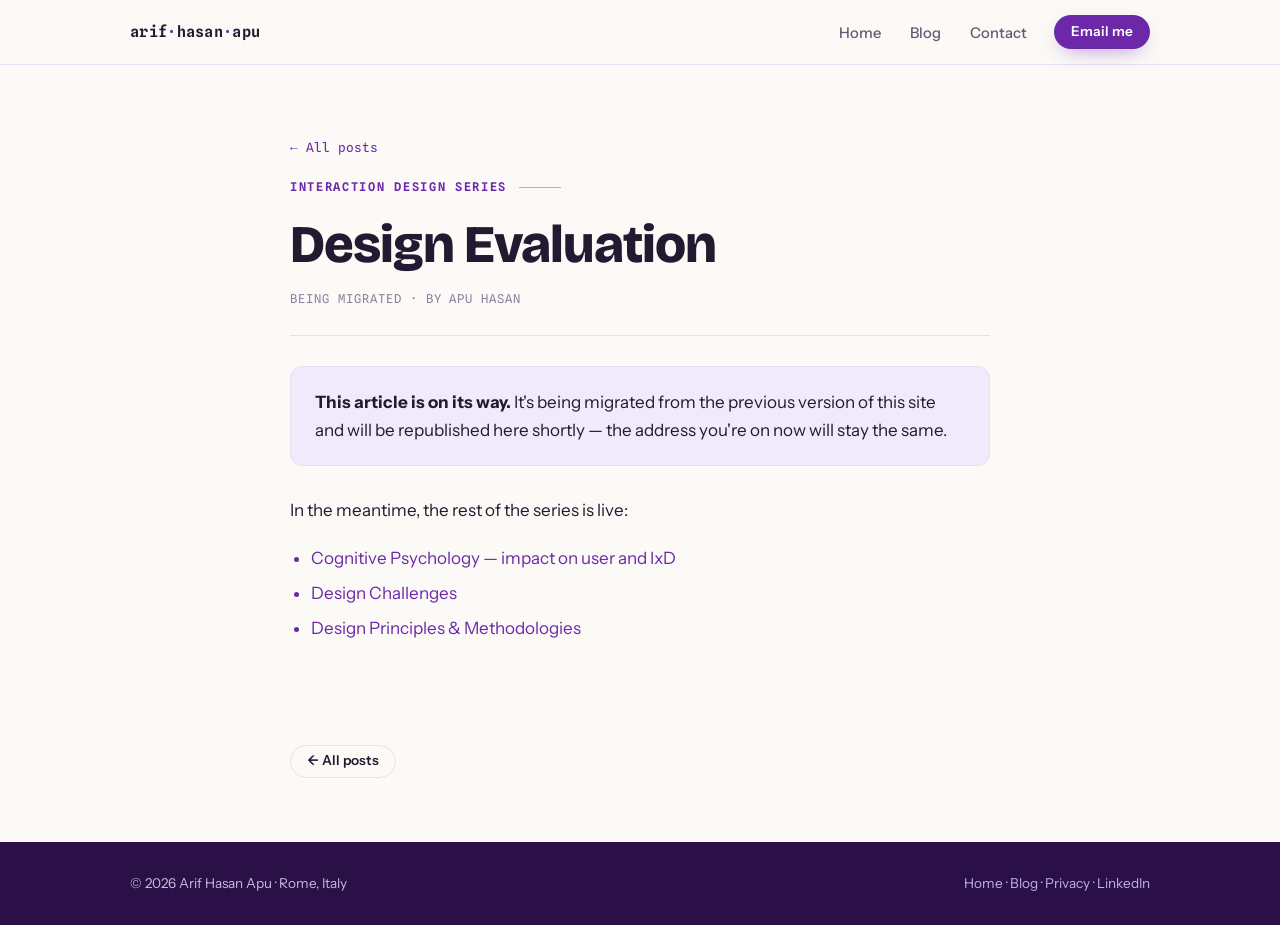
<file: blog/design-evaluation.html>
<!DOCTYPE html>
<html lang="en">
<head>
<meta charset="UTF-8">
<meta name="viewport" content="width=device-width, initial-scale=1.0">
<meta name="theme-color" content="#FBFAF7">
<title>Design Evaluation — Arif Hasan Apu</title>
<meta name="description" content="Design evaluation for interaction design — part of the IxD series by Apu Hasan.">
<link rel="preconnect" href="https://fonts.googleapis.com">
<link rel="preconnect" href="https://fonts.gstatic.com" crossorigin>
<link href="https://fonts.googleapis.com/css2?family=Bricolage+Grotesque:opsz,wght@12..96,400;12..96,500;12..96,600;12..96,700;12..96,800&family=Instrument+Sans:ital,wght@0,400;0,500;0,600;1,400&family=Spline+Sans+Mono:wght@400;500;600&display=swap" rel="stylesheet">
<link rel="stylesheet" href="../style.css">
</head>
<body>
<a class="skip-link" href="#main">Skip to content</a>

<header class="nav">
  <div class="wrap nav-inner">
    <a class="logo" href="../index.html">arif<b>&middot;</b>hasan<b>&middot;</b>apu</a>
    <ul class="nav-links" id="site-menu">
      <li><a href="../index.html">Home</a></li>
      <li><a href="index.html">Blog</a></li>
      <li><a href="../index.html#contact">Contact</a></li>
      <li class="menu-only"><a href="../cv.pdf" download>Download CV</a></li>
    </ul>
    <a class="btn btn-solid btn-sm nav-mail" href="mailto:theapuhasan@gmail.com">Email me</a>
    <button class="menu-btn" type="button" aria-label="Open menu" aria-expanded="false" aria-controls="site-menu">
      <svg class="icon-open" viewBox="0 0 24 24" fill="none" stroke="currentColor" stroke-width="2" stroke-linecap="round" aria-hidden="true"><path d="M3 6h18M3 12h18M3 18h18"/></svg>
      <svg class="icon-close" viewBox="0 0 24 24" fill="none" stroke="currentColor" stroke-width="2" stroke-linecap="round" aria-hidden="true"><path d="m5 5 14 14M19 5 5 19"/></svg>
    </button>
  </div>
</header>

<main id="main">
  <article class="post">
    <p class="breadcrumb"><a href="index.html">&larr; All posts</a></p>
    <p class="eyebrow">Interaction design series</p>
    <h1>Design Evaluation</h1>
    <p class="post-meta">Being migrated &middot; By Apu Hasan</p>
    <div class="callout">
      <p><strong>This article is on its way.</strong> It's being migrated from the previous version of this site and will be republished here shortly &mdash; the address you're on now will stay the same.</p>
    </div>
    <p>In the meantime, the rest of the series is live:</p>
    <ul>
      <li><a href="cognitive-psychology.html">Cognitive Psychology &mdash; impact on user and IxD</a></li>
      <li><a href="design-challenges.html">Design Challenges</a></li>
      <li><a href="design-principles-methodologies.html">Design Principles &amp; Methodologies</a></li>
    </ul>
    <!-- ======================================================
         PASTE THE ARTICLE CONTENT HERE when ready, using:
           <h2>Section heading</h2>
           <p>Paragraph text...</p>
           <ul><li>Bullet</li></ul>
         Then delete the .callout div and the list above.
         ====================================================== -->
  </article>
  <nav class="post-nav" aria-label="Post navigation">
    <p><a class="btn btn-ghost btn-sm" href="index.html">&larr; All posts</a></p>
  </nav>
</main>

<footer class="footer-mini">
  <div class="wrap footer-mini-inner">
    <span>&copy; 2026 Arif Hasan Apu &middot; Rome, Italy</span>
    <span><a href="../index.html">Home</a> &middot; <a href="index.html">Blog</a> &middot; <a href="../privacy-policy/Privacy_Policy_BizFlow.html">Privacy</a> &middot; <a href="https://www.linkedin.com/in/theapuhasan/" target="_blank" rel="noopener">LinkedIn</a></span>
  </div>
</footer>
<script src="../site.js" defer></script>
</body>
</html>
</file>
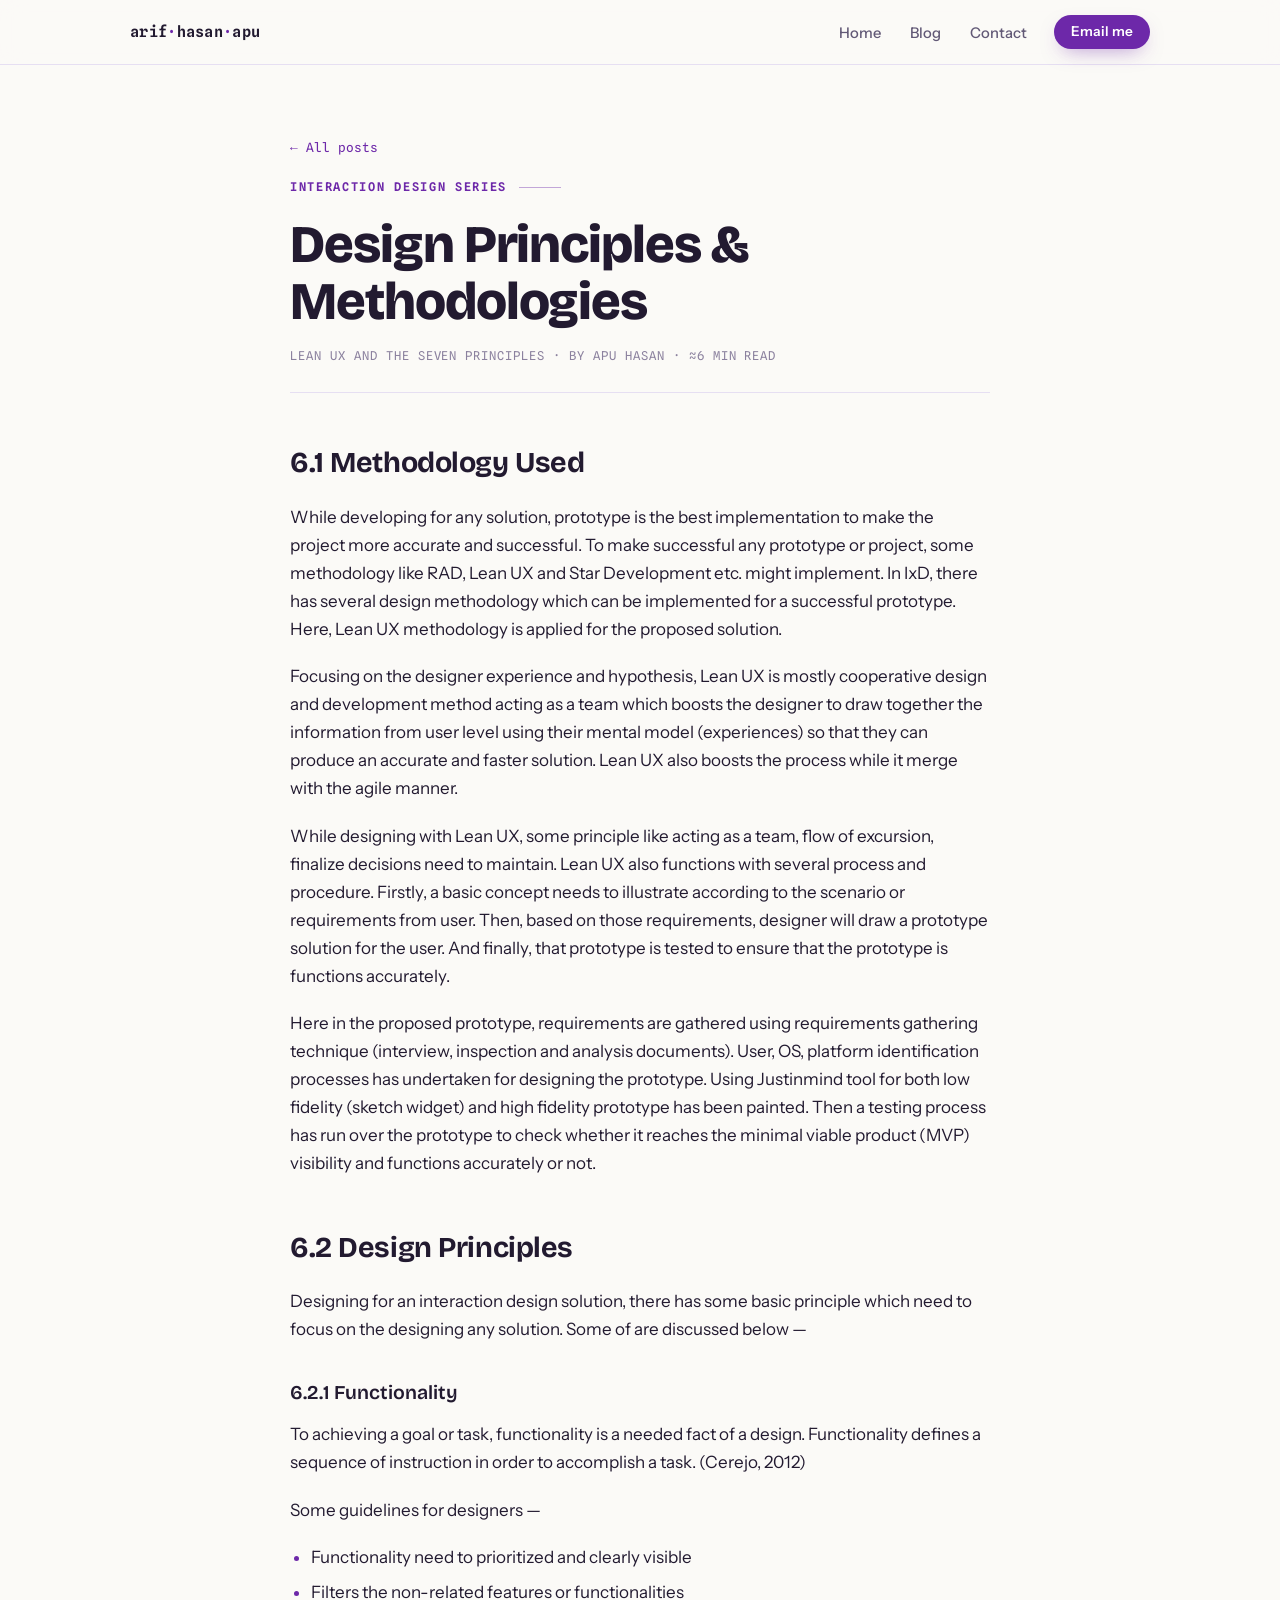
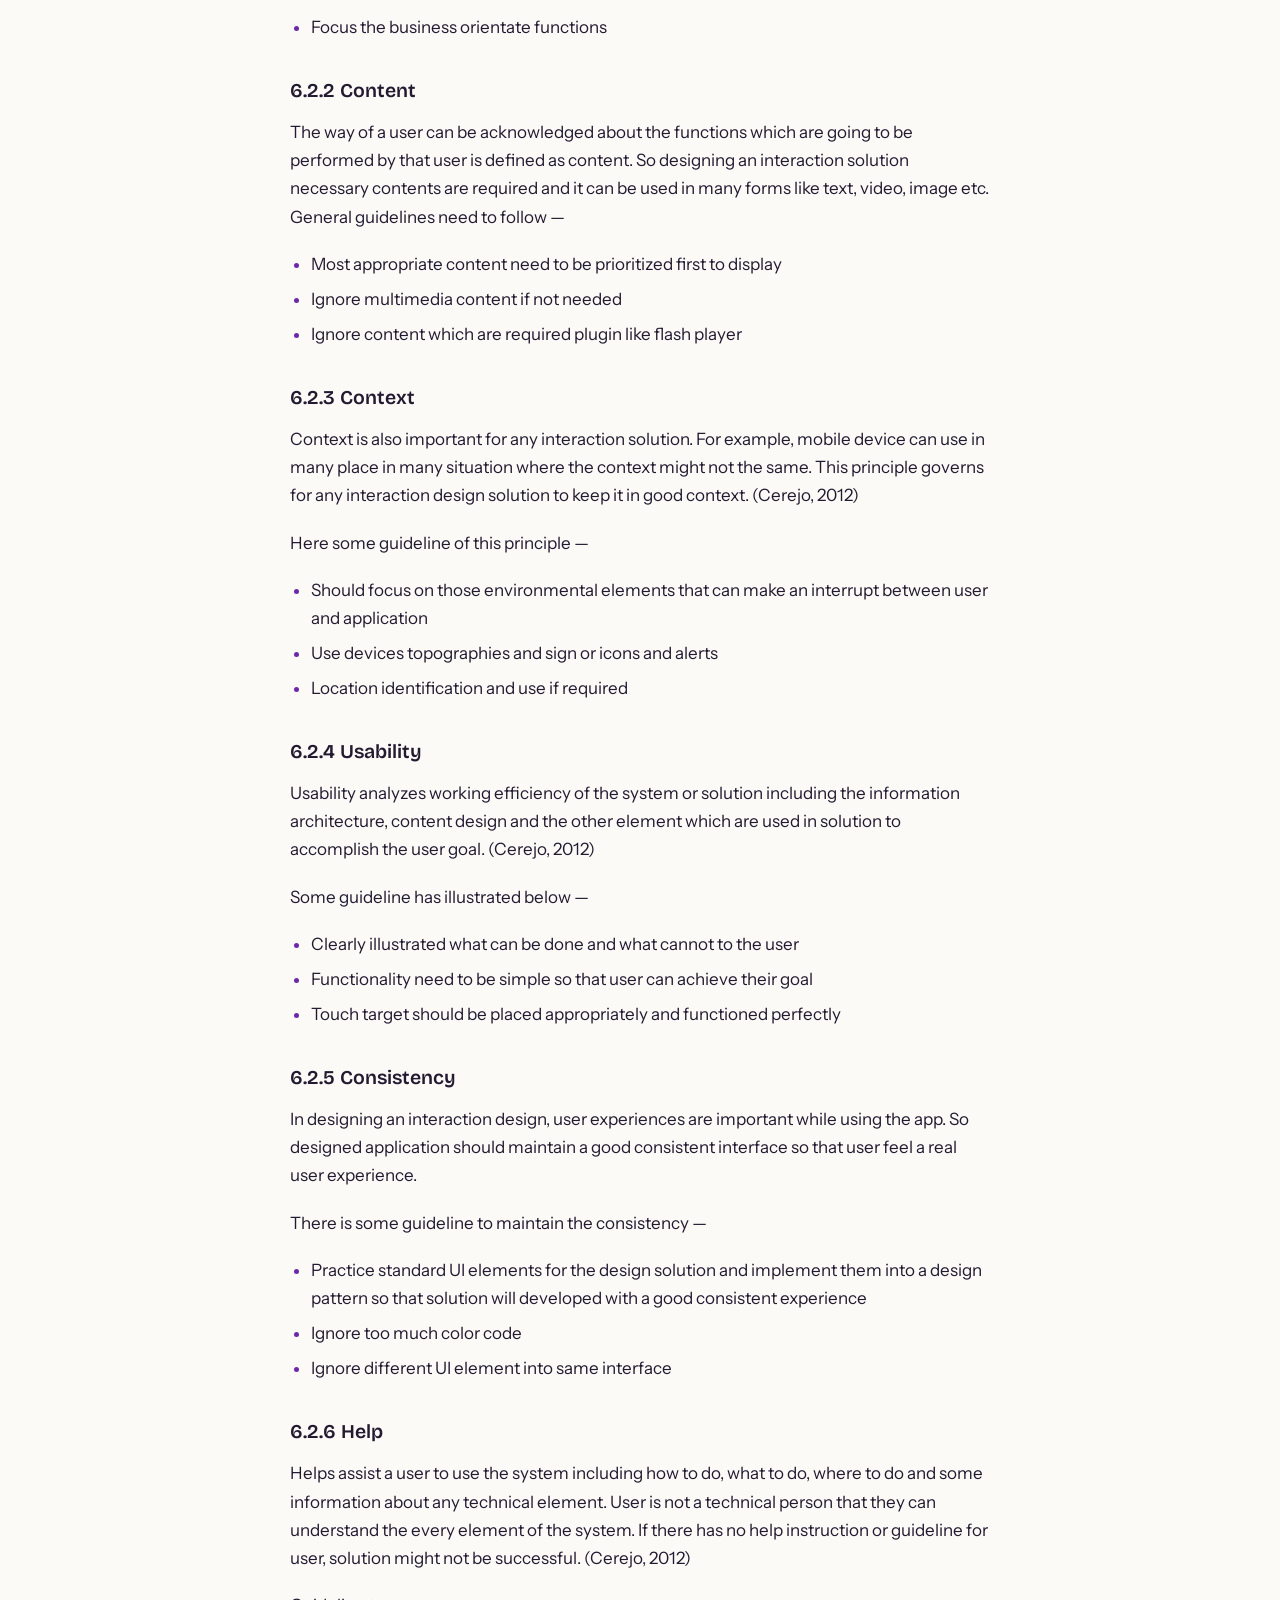
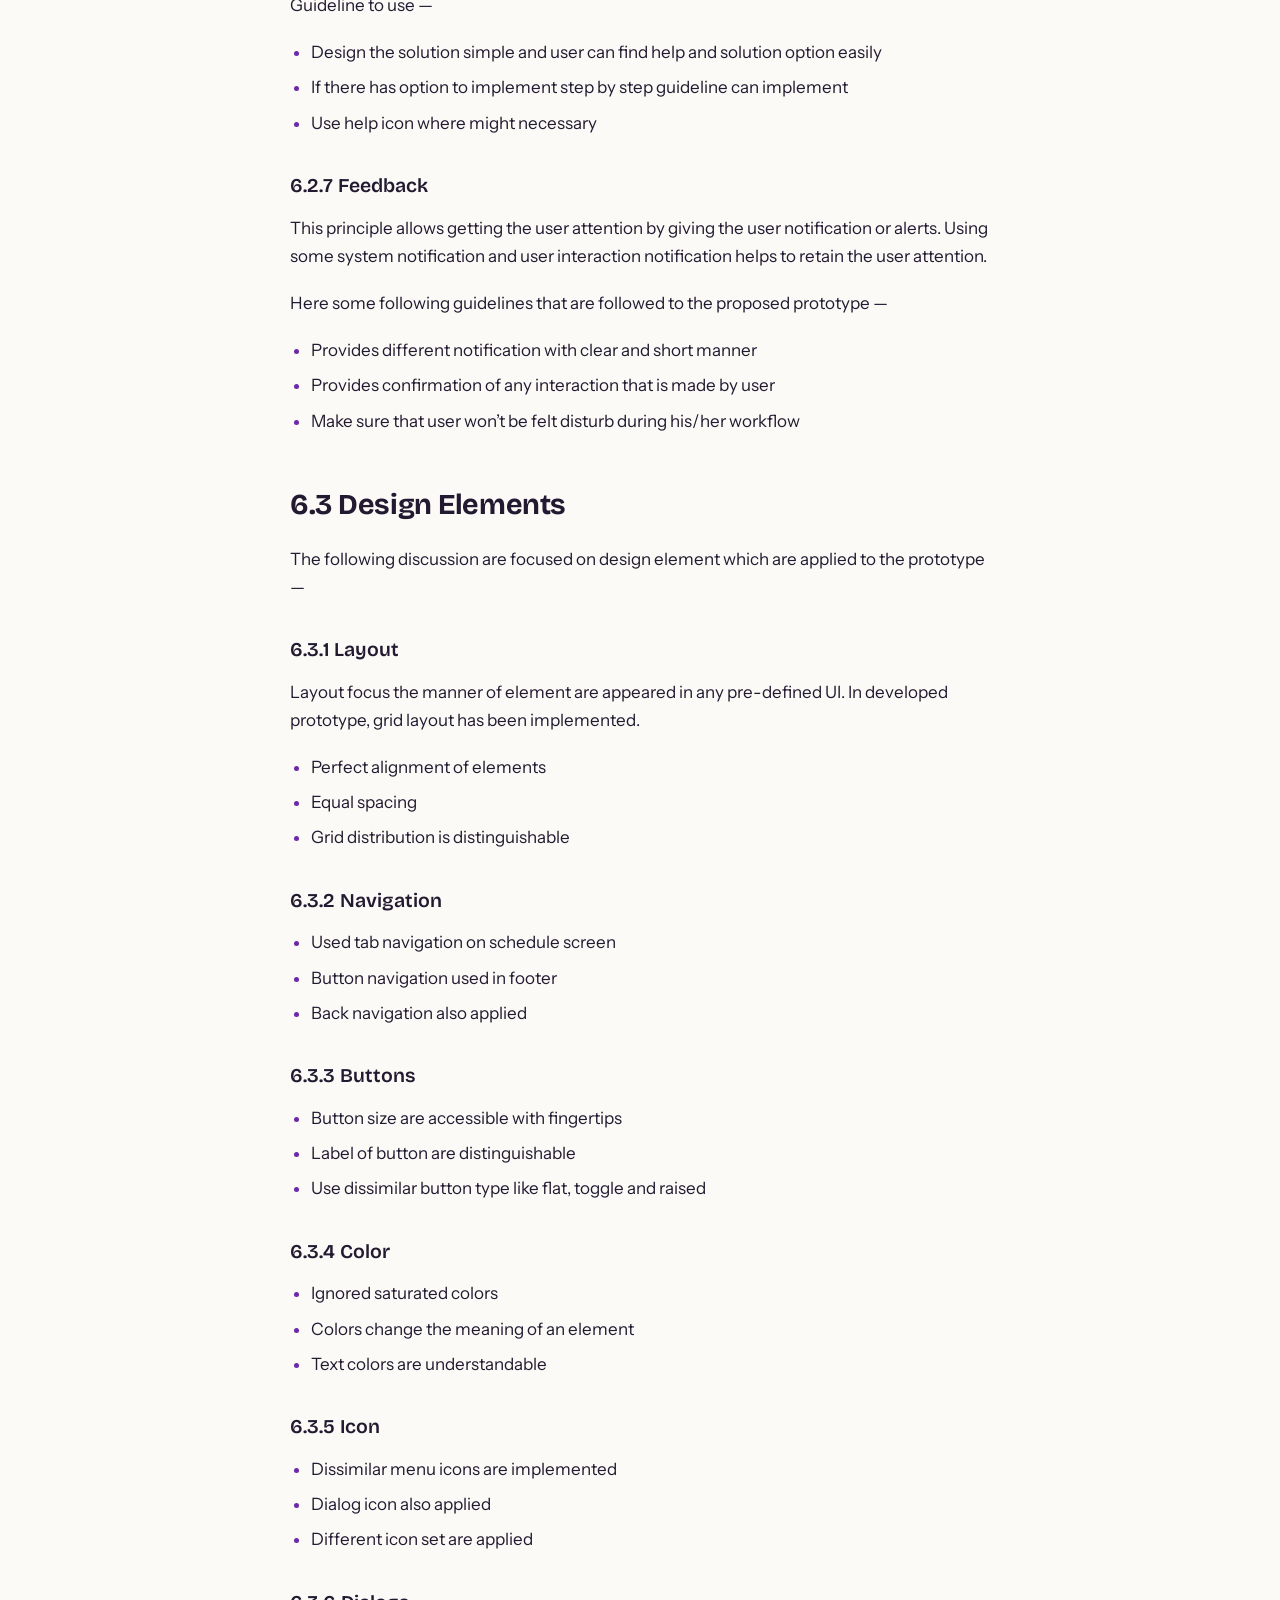
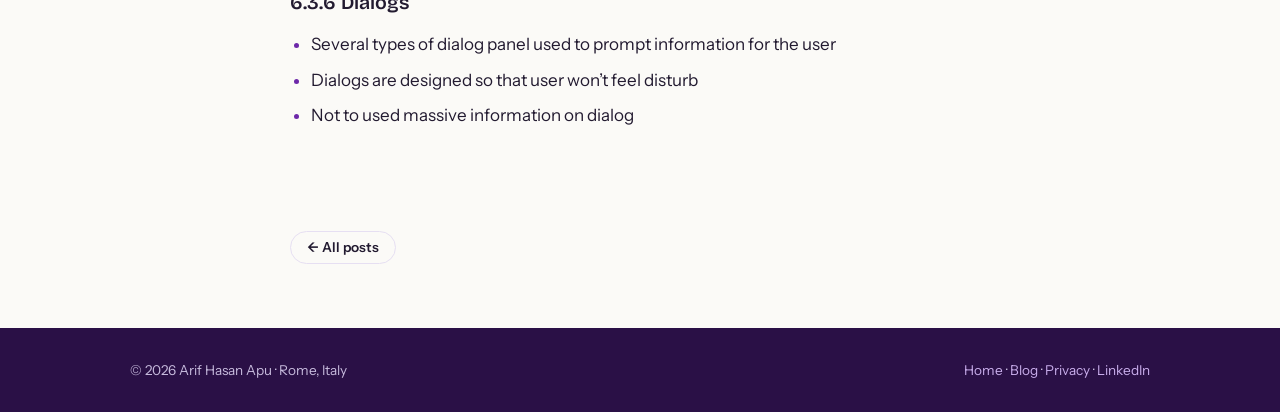
<file: blog/design-principles-methodologies.html>
<!DOCTYPE html>
<html lang="en">
<head>
<meta charset="UTF-8">
<meta name="viewport" content="width=device-width, initial-scale=1.0">
<meta name="theme-color" content="#FBFAF7">
<title>Design Principles &amp; Methodologies — Arif Hasan Apu</title>
<meta name="description" content="Lean UX methodology plus seven design principles — functionality, content, context, usability, consistency, help, feedback. By Apu Hasan.">
<link rel="preconnect" href="https://fonts.googleapis.com">
<link rel="preconnect" href="https://fonts.gstatic.com" crossorigin>
<link href="https://fonts.googleapis.com/css2?family=Bricolage+Grotesque:opsz,wght@12..96,400;12..96,500;12..96,600;12..96,700;12..96,800&family=Instrument+Sans:ital,wght@0,400;0,500;0,600;1,400&family=Spline+Sans+Mono:wght@400;500;600&display=swap" rel="stylesheet">
<link rel="stylesheet" href="../style.css">
</head>
<body>
<a class="skip-link" href="#main">Skip to content</a>

<header class="nav">
  <div class="wrap nav-inner">
    <a class="logo" href="../index.html">arif<b>&middot;</b>hasan<b>&middot;</b>apu</a>
    <ul class="nav-links" id="site-menu">
      <li><a href="../index.html">Home</a></li>
      <li><a href="index.html">Blog</a></li>
      <li><a href="../index.html#contact">Contact</a></li>
      <li class="menu-only"><a href="../cv.pdf" download>Download CV</a></li>
    </ul>
    <a class="btn btn-solid btn-sm nav-mail" href="mailto:theapuhasan@gmail.com">Email me</a>
    <button class="menu-btn" type="button" aria-label="Open menu" aria-expanded="false" aria-controls="site-menu">
      <svg class="icon-open" viewBox="0 0 24 24" fill="none" stroke="currentColor" stroke-width="2" stroke-linecap="round" aria-hidden="true"><path d="M3 6h18M3 12h18M3 18h18"/></svg>
      <svg class="icon-close" viewBox="0 0 24 24" fill="none" stroke="currentColor" stroke-width="2" stroke-linecap="round" aria-hidden="true"><path d="m5 5 14 14M19 5 5 19"/></svg>
    </button>
  </div>
</header>

<main id="main">
  <article class="post">
    <p class="breadcrumb"><a href="index.html">&larr; All posts</a></p>
    <p class="eyebrow">Interaction design series</p>
    <h1>Design Principles &amp; Methodologies</h1>
    <p class="post-meta">Lean UX and the seven principles &middot; By Apu Hasan &middot; &asymp;6 min read</p>
    <h2>6.1 Methodology Used</h2>
    <p>While developing for any solution, prototype is the best implementation to make the project more accurate and successful. To make successful any prototype or project, some methodology like RAD, Lean UX and Star Development etc. might implement. In IxD, there has several design methodology which can be implemented for a successful prototype. Here, Lean UX methodology is applied for the proposed solution.</p>
    <p>Focusing on the designer experience and hypothesis, Lean UX is mostly cooperative design and development method acting as a team which boosts the designer to draw together the information from user level using their mental model (experiences) so that they can produce an accurate and faster solution. Lean UX also boosts the process while it merge with the agile manner.</p>
    <p>While designing with Lean UX, some principle like acting as a team, flow of excursion, finalize decisions need to maintain. Lean UX also functions with several process and procedure. Firstly, a basic concept needs to illustrate according to the scenario or requirements from user. Then, based on those requirements, designer will draw a prototype solution for the user. And finally, that prototype is tested to ensure that the prototype is functions accurately.</p>
    <p>Here in the proposed prototype, requirements are gathered using requirements gathering technique (interview, inspection and analysis documents). User, OS, platform identification processes has undertaken for designing the prototype. Using Justinmind tool for both low fidelity (sketch widget) and high fidelity prototype has been painted. Then a testing process has run over the prototype to check whether it reaches the minimal viable product (MVP) visibility and functions accurately or not.</p>

    <h2>6.2 Design Principles</h2>
    <p>Designing for an interaction design solution, there has some basic principle which need to focus on the designing any solution. Some of are discussed below &mdash;</p>

    <h3>6.2.1 Functionality</h3>
    <p>To achieving a goal or task, functionality is a needed fact of a design. Functionality defines a sequence of instruction in order to accomplish a task. (Cerejo, 2012)</p>
    <p>Some guidelines for designers &mdash;</p>
    <ul>
      <li>Functionality need to prioritized and clearly visible</li>
      <li>Filters the non-related features or functionalities</li>
      <li>Focus the business orientate functions</li>
    </ul>

    <h3>6.2.2 Content</h3>
    <p>The way of a user can be acknowledged about the functions which are going to be performed by that user is defined as content. So designing an interaction solution necessary contents are required and it can be used in many forms like text, video, image etc. General guidelines need to follow &mdash;</p>
    <ul>
      <li>Most appropriate content need to be prioritized first to display</li>
      <li>Ignore multimedia content if not needed</li>
      <li>Ignore content which are required plugin like flash player</li>
    </ul>

    <h3>6.2.3 Context</h3>
    <p>Context is also important for any interaction solution. For example, mobile device can use in many place in many situation where the context might not the same. This principle governs for any interaction design solution to keep it in good context. (Cerejo, 2012)</p>
    <p>Here some guideline of this principle &mdash;</p>
    <ul>
      <li>Should focus on those environmental elements that can make an interrupt between user and application</li>
      <li>Use devices topographies and sign or icons and alerts</li>
      <li>Location identification and use if required</li>
    </ul>

    <h3>6.2.4 Usability</h3>
    <p>Usability analyzes working efficiency of the system or solution including the information architecture, content design and the other element which are used in solution to accomplish the user goal. (Cerejo, 2012)</p>
    <p>Some guideline has illustrated below &mdash;</p>
    <ul>
      <li>Clearly illustrated what can be done and what cannot to the user</li>
      <li>Functionality need to be simple so that user can achieve their goal</li>
      <li>Touch target should be placed appropriately and functioned perfectly</li>
    </ul>

    <h3>6.2.5 Consistency</h3>
    <p>In designing an interaction design, user experiences are important while using the app. So designed application should maintain a good consistent interface so that user feel a real user experience.</p>
    <p>There is some guideline to maintain the consistency &mdash;</p>
    <ul>
      <li>Practice standard UI elements for the design solution and implement them into a design pattern so that solution will developed with a good consistent experience</li>
      <li>Ignore too much color code</li>
      <li>Ignore different UI element into same interface</li>
    </ul>

    <h3>6.2.6 Help</h3>
    <p>Helps assist a user to use the system including how to do, what to do, where to do and some information about any technical element. User is not a technical person that they can understand the every element of the system. If there has no help instruction or guideline for user, solution might not be successful. (Cerejo, 2012)</p>
    <p>Guideline to use &mdash;</p>
    <ul>
      <li>Design the solution simple and user can find help and solution option easily</li>
      <li>If there has option to implement step by step guideline can implement</li>
      <li>Use help icon where might necessary</li>
    </ul>

    <h3>6.2.7 Feedback</h3>
    <p>This principle allows getting the user attention by giving the user notification or alerts. Using some system notification and user interaction notification helps to retain the user attention.</p>
    <p>Here some following guidelines that are followed to the proposed prototype &mdash;</p>
    <ul>
      <li>Provides different notification with clear and short manner</li>
      <li>Provides confirmation of any interaction that is made by user</li>
      <li>Make sure that user won&rsquo;t be felt disturb during his/her workflow</li>
    </ul>

    <h2>6.3 Design Elements</h2>
    <p>The following discussion are focused on design element which are applied to the prototype &mdash;</p>

    <h3>6.3.1 Layout</h3>
    <p>Layout focus the manner of element are appeared in any pre-defined UI. In developed prototype, grid layout has been implemented.</p>
    <ul>
      <li>Perfect alignment of elements</li>
      <li>Equal spacing</li>
      <li>Grid distribution is distinguishable</li>
    </ul>

    <h3>6.3.2 Navigation</h3>
    <ul>
      <li>Used tab navigation on schedule screen</li>
      <li>Button navigation used in footer</li>
      <li>Back navigation also applied</li>
    </ul>

    <h3>6.3.3 Buttons</h3>
    <ul>
      <li>Button size are accessible with fingertips</li>
      <li>Label of button are distinguishable</li>
      <li>Use dissimilar button type like flat, toggle and raised</li>
    </ul>

    <h3>6.3.4 Color</h3>
    <ul>
      <li>Ignored saturated colors</li>
      <li>Colors change the meaning of an element</li>
      <li>Text colors are understandable</li>
    </ul>

    <h3>6.3.5 Icon</h3>
    <ul>
      <li>Dissimilar menu icons are implemented</li>
      <li>Dialog icon also applied</li>
      <li>Different icon set are applied</li>
    </ul>

    <h3>6.3.6 Dialogs</h3>
    <ul>
      <li>Several types of dialog panel used to prompt information for the user</li>
      <li>Dialogs are designed so that user won&rsquo;t feel disturb</li>
      <li>Not to used massive information on dialog</li>
    </ul>
  </article>
  <nav class="post-nav" aria-label="Post navigation">
    <p><a class="btn btn-ghost btn-sm" href="index.html">&larr; All posts</a></p>
  </nav>
</main>

<footer class="footer-mini">
  <div class="wrap footer-mini-inner">
    <span>&copy; 2026 Arif Hasan Apu &middot; Rome, Italy</span>
    <span><a href="../index.html">Home</a> &middot; <a href="index.html">Blog</a> &middot; <a href="../privacy-policy/Privacy_Policy_BizFlow.html">Privacy</a> &middot; <a href="https://www.linkedin.com/in/theapuhasan/" target="_blank" rel="noopener">LinkedIn</a></span>
  </div>
</footer>
<script src="../site.js" defer></script>
</body>
</html>
</file>
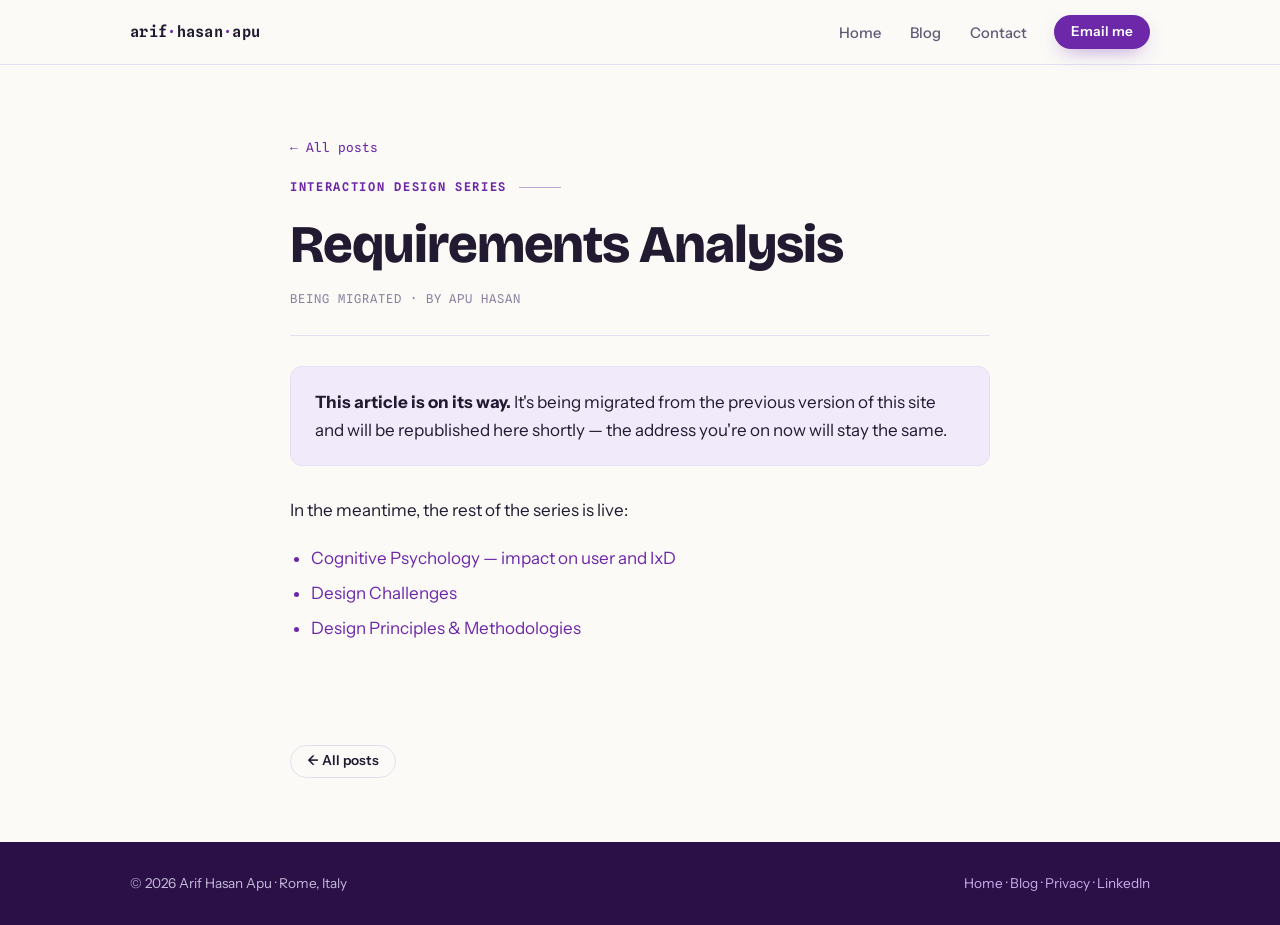
<file: blog/requirements-analysis.html>
<!DOCTYPE html>
<html lang="en">
<head>
<meta charset="UTF-8">
<meta name="viewport" content="width=device-width, initial-scale=1.0">
<meta name="theme-color" content="#FBFAF7">
<title>Requirements Analysis — Arif Hasan Apu</title>
<meta name="description" content="Requirements analysis for interaction design — part of the IxD series by Apu Hasan.">
<link rel="preconnect" href="https://fonts.googleapis.com">
<link rel="preconnect" href="https://fonts.gstatic.com" crossorigin>
<link href="https://fonts.googleapis.com/css2?family=Bricolage+Grotesque:opsz,wght@12..96,400;12..96,500;12..96,600;12..96,700;12..96,800&family=Instrument+Sans:ital,wght@0,400;0,500;0,600;1,400&family=Spline+Sans+Mono:wght@400;500;600&display=swap" rel="stylesheet">
<link rel="stylesheet" href="../style.css">
</head>
<body>
<a class="skip-link" href="#main">Skip to content</a>

<header class="nav">
  <div class="wrap nav-inner">
    <a class="logo" href="../index.html">arif<b>&middot;</b>hasan<b>&middot;</b>apu</a>
    <ul class="nav-links" id="site-menu">
      <li><a href="../index.html">Home</a></li>
      <li><a href="index.html">Blog</a></li>
      <li><a href="../index.html#contact">Contact</a></li>
      <li class="menu-only"><a href="../cv.pdf" download>Download CV</a></li>
    </ul>
    <a class="btn btn-solid btn-sm nav-mail" href="mailto:theapuhasan@gmail.com">Email me</a>
    <button class="menu-btn" type="button" aria-label="Open menu" aria-expanded="false" aria-controls="site-menu">
      <svg class="icon-open" viewBox="0 0 24 24" fill="none" stroke="currentColor" stroke-width="2" stroke-linecap="round" aria-hidden="true"><path d="M3 6h18M3 12h18M3 18h18"/></svg>
      <svg class="icon-close" viewBox="0 0 24 24" fill="none" stroke="currentColor" stroke-width="2" stroke-linecap="round" aria-hidden="true"><path d="m5 5 14 14M19 5 5 19"/></svg>
    </button>
  </div>
</header>

<main id="main">
  <article class="post">
    <p class="breadcrumb"><a href="index.html">&larr; All posts</a></p>
    <p class="eyebrow">Interaction design series</p>
    <h1>Requirements Analysis</h1>
    <p class="post-meta">Being migrated &middot; By Apu Hasan</p>
    <div class="callout">
      <p><strong>This article is on its way.</strong> It's being migrated from the previous version of this site and will be republished here shortly &mdash; the address you're on now will stay the same.</p>
    </div>
    <p>In the meantime, the rest of the series is live:</p>
    <ul>
      <li><a href="cognitive-psychology.html">Cognitive Psychology &mdash; impact on user and IxD</a></li>
      <li><a href="design-challenges.html">Design Challenges</a></li>
      <li><a href="design-principles-methodologies.html">Design Principles &amp; Methodologies</a></li>
    </ul>
    <!-- ======================================================
         PASTE THE ARTICLE CONTENT HERE when ready, using:
           <h2>Section heading</h2>
           <p>Paragraph text...</p>
           <ul><li>Bullet</li></ul>
         Then delete the .callout div and the list above.
         ====================================================== -->
  </article>
  <nav class="post-nav" aria-label="Post navigation">
    <p><a class="btn btn-ghost btn-sm" href="index.html">&larr; All posts</a></p>
  </nav>
</main>

<footer class="footer-mini">
  <div class="wrap footer-mini-inner">
    <span>&copy; 2026 Arif Hasan Apu &middot; Rome, Italy</span>
    <span><a href="../index.html">Home</a> &middot; <a href="index.html">Blog</a> &middot; <a href="../privacy-policy/Privacy_Policy_BizFlow.html">Privacy</a> &middot; <a href="https://www.linkedin.com/in/theapuhasan/" target="_blank" rel="noopener">LinkedIn</a></span>
  </div>
</footer>
<script src="../site.js" defer></script>
</body>
</html>
</file>
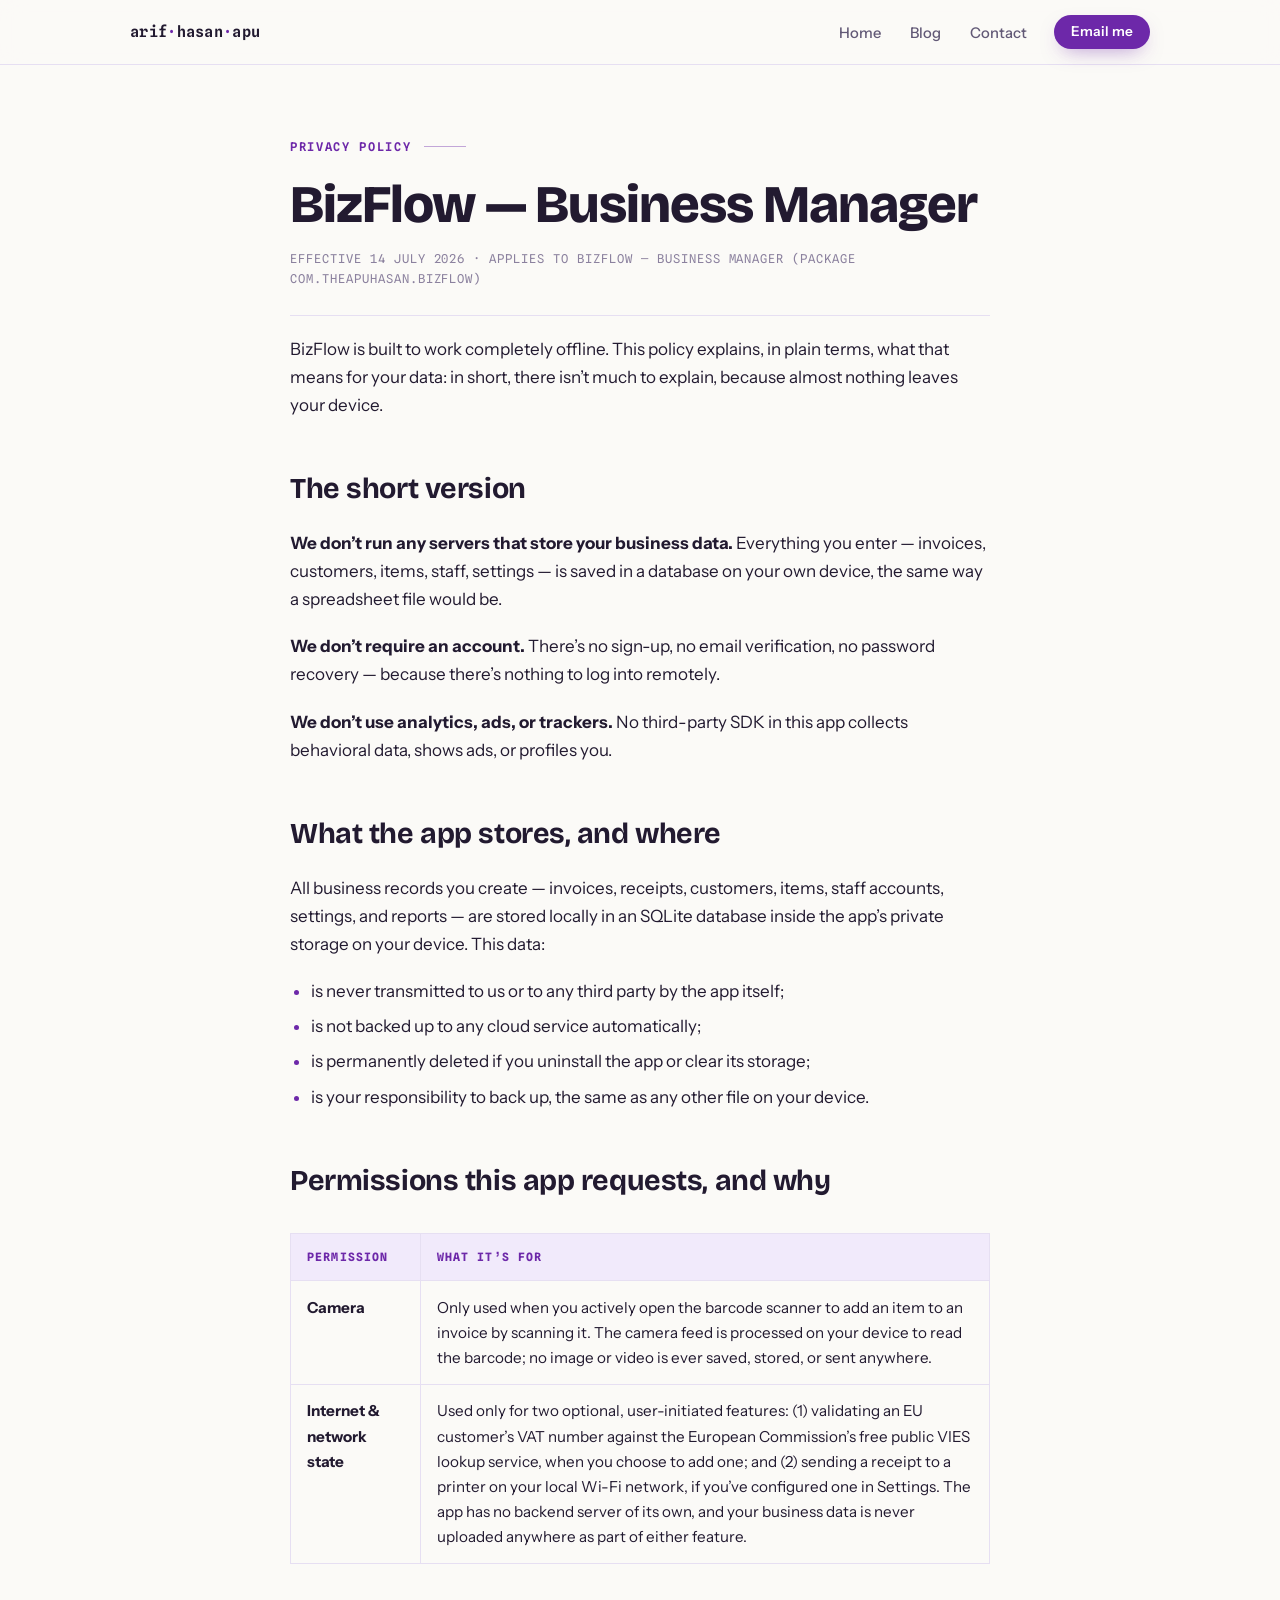
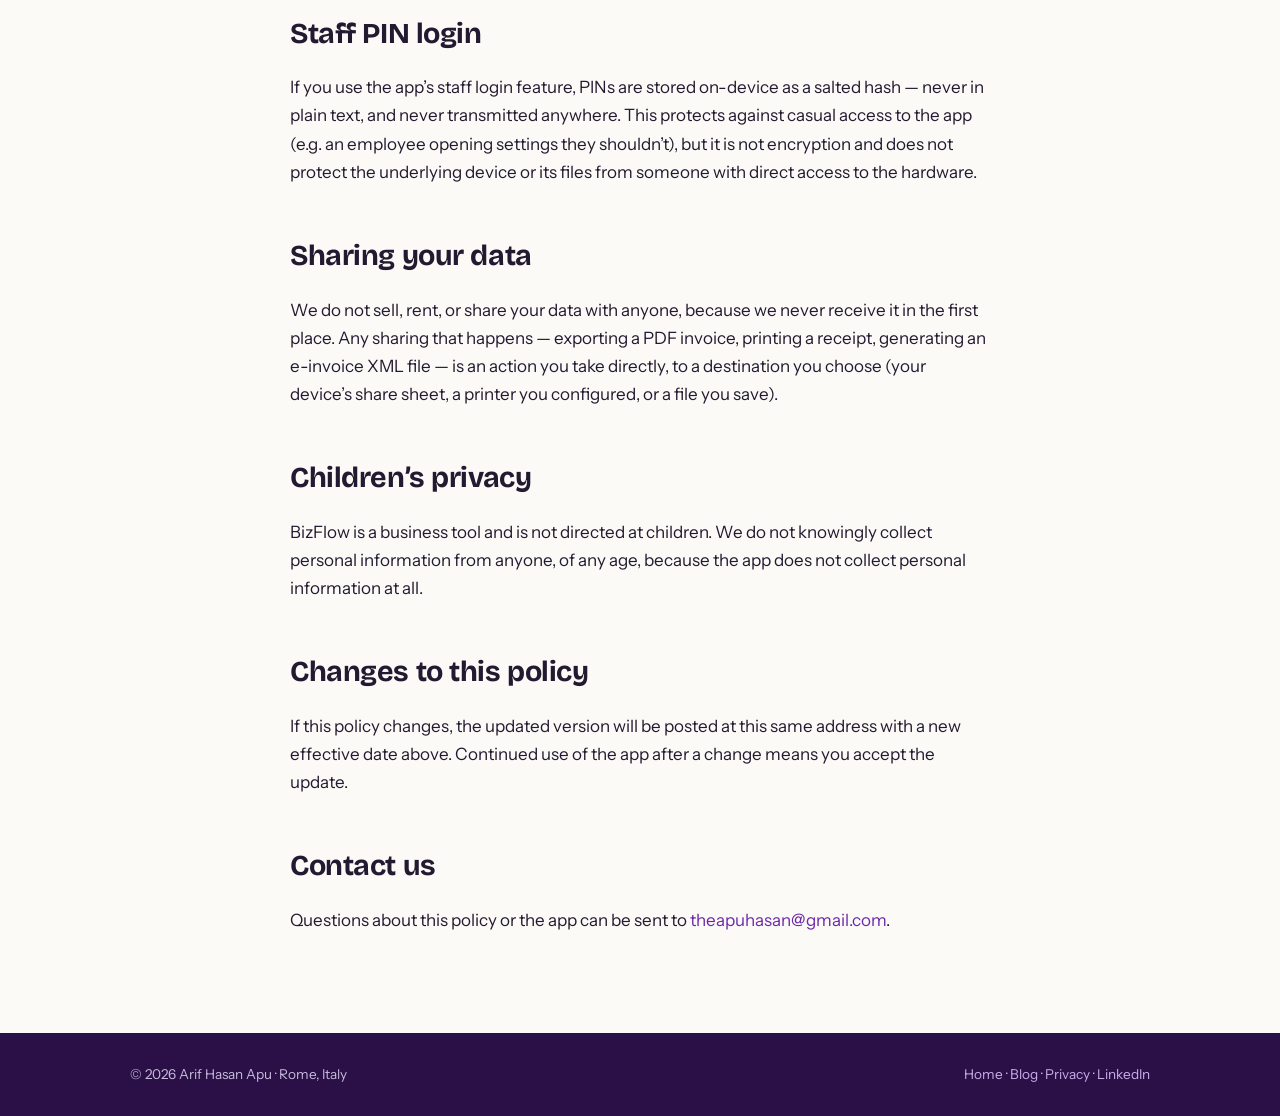
<file: privacy-policy/Privacy_Policy_BizFlow.html>
<!DOCTYPE html>
<html lang="en">
<head>
<meta charset="UTF-8">
<meta name="viewport" content="width=device-width, initial-scale=1.0">
<meta name="theme-color" content="#FBFAF7">
<title>Privacy Policy — BizFlow – Business Manager</title>
<meta name="description" content="Privacy policy for BizFlow – Business Manager (com.theapuhasan.bizflow). BizFlow works completely offline; your business data never leaves your device.">
<link rel="preconnect" href="https://fonts.googleapis.com">
<link rel="preconnect" href="https://fonts.gstatic.com" crossorigin>
<link href="https://fonts.googleapis.com/css2?family=Bricolage+Grotesque:opsz,wght@12..96,400;12..96,500;12..96,600;12..96,700;12..96,800&family=Instrument+Sans:ital,wght@0,400;0,500;0,600;1,400&family=Spline+Sans+Mono:wght@400;500;600&display=swap" rel="stylesheet">
<link rel="stylesheet" href="../style.css">
</head>
<body>
<a class="skip-link" href="#main">Skip to content</a>

<header class="nav">
  <div class="wrap nav-inner">
    <a class="logo" href="../index.html">arif<b>&middot;</b>hasan<b>&middot;</b>apu</a>
    <ul class="nav-links" id="site-menu">
      <li><a href="../index.html">Home</a></li>
      <li><a href="../blog/index.html">Blog</a></li>
      <li><a href="../index.html#contact">Contact</a></li>
      <li class="menu-only"><a href="../cv.pdf" download>Download CV</a></li>
    </ul>
    <a class="btn btn-solid btn-sm nav-mail" href="mailto:theapuhasan@gmail.com">Email me</a>
    <button class="menu-btn" type="button" aria-label="Open menu" aria-expanded="false" aria-controls="site-menu">
      <svg class="icon-open" viewBox="0 0 24 24" fill="none" stroke="currentColor" stroke-width="2" stroke-linecap="round" aria-hidden="true"><path d="M3 6h18M3 12h18M3 18h18"/></svg>
      <svg class="icon-close" viewBox="0 0 24 24" fill="none" stroke="currentColor" stroke-width="2" stroke-linecap="round" aria-hidden="true"><path d="m5 5 14 14M19 5 5 19"/></svg>
    </button>
  </div>
</header>

<main id="main">
  <article class="post">
    <p class="eyebrow">Privacy Policy</p>
    <h1>BizFlow &mdash; Business Manager</h1>
    <p class="post-meta">Effective 14 July 2026 &middot; Applies to BizFlow &mdash; Business Manager (package com.theapuhasan.bizflow)</p>

    <p>BizFlow is built to work completely offline. This policy explains, in plain terms, what that means for your data: in short, there isn&rsquo;t much to explain, because almost nothing leaves your device.</p>

    <h2>The short version</h2>
    <p><strong>We don&rsquo;t run any servers that store your business data.</strong> Everything you enter &mdash; invoices, customers, items, staff, settings &mdash; is saved in a database on your own device, the same way a spreadsheet file would be.</p>
    <p><strong>We don&rsquo;t require an account.</strong> There&rsquo;s no sign-up, no email verification, no password recovery &mdash; because there&rsquo;s nothing to log into remotely.</p>
    <p><strong>We don&rsquo;t use analytics, ads, or trackers.</strong> No third-party SDK in this app collects behavioral data, shows ads, or profiles you.</p>

    <h2>What the app stores, and where</h2>
    <p>All business records you create &mdash; invoices, receipts, customers, items, staff accounts, settings, and reports &mdash; are stored locally in an SQLite database inside the app&rsquo;s private storage on your device. This data:</p>
    <ul>
      <li>is never transmitted to us or to any third party by the app itself;</li>
      <li>is not backed up to any cloud service automatically;</li>
      <li>is permanently deleted if you uninstall the app or clear its storage;</li>
      <li>is your responsibility to back up, the same as any other file on your device.</li>
    </ul>

    <h2>Permissions this app requests, and why</h2>
    <table>
      <thead>
        <tr><th scope="col">Permission</th><th scope="col">What it&rsquo;s for</th></tr>
      </thead>
      <tbody>
        <tr>
          <td><strong>Camera</strong></td>
          <td>Only used when you actively open the barcode scanner to add an item to an invoice by scanning it. The camera feed is processed on your device to read the barcode; no image or video is ever saved, stored, or sent anywhere.</td>
        </tr>
        <tr>
          <td><strong>Internet &amp; network state</strong></td>
          <td>Used only for two optional, user-initiated features: (1) validating an EU customer&rsquo;s VAT number against the European Commission&rsquo;s free public VIES lookup service, when you choose to add one; and (2) sending a receipt to a printer on your local Wi-Fi network, if you&rsquo;ve configured one in Settings. The app has no backend server of its own, and your business data is never uploaded anywhere as part of either feature.</td>
        </tr>
      </tbody>
    </table>

    <h2>Staff PIN login</h2>
    <p>If you use the app&rsquo;s staff login feature, PINs are stored on-device as a salted hash &mdash; never in plain text, and never transmitted anywhere. This protects against casual access to the app (e.g. an employee opening settings they shouldn&rsquo;t), but it is not encryption and does not protect the underlying device or its files from someone with direct access to the hardware.</p>

    <h2>Sharing your data</h2>
    <p>We do not sell, rent, or share your data with anyone, because we never receive it in the first place. Any sharing that happens &mdash; exporting a PDF invoice, printing a receipt, generating an e-invoice XML file &mdash; is an action you take directly, to a destination you choose (your device&rsquo;s share sheet, a printer you configured, or a file you save).</p>

    <h2>Children&rsquo;s privacy</h2>
    <p>BizFlow is a business tool and is not directed at children. We do not knowingly collect personal information from anyone, of any age, because the app does not collect personal information at all.</p>

    <h2>Changes to this policy</h2>
    <p>If this policy changes, the updated version will be posted at this same address with a new effective date above. Continued use of the app after a change means you accept the update.</p>

    <h2>Contact us</h2>
    <p>Questions about this policy or the app can be sent to <a href="mailto:theapuhasan@gmail.com">theapuhasan@gmail.com</a>.</p>
  </article>
</main>

<footer class="footer-mini">
  <div class="wrap footer-mini-inner">
    <span>&copy; 2026 Arif Hasan Apu &middot; Rome, Italy</span>
    <span><a href="../index.html">Home</a> &middot; <a href="../blog/index.html">Blog</a> &middot; <a href="../privacy-policy/Privacy_Policy_BizFlow.html">Privacy</a> &middot; <a href="https://www.linkedin.com/in/theapuhasan/" target="_blank" rel="noopener">LinkedIn</a></span>
  </div>
</footer>
<script src="../site.js" defer></script>
</body>
</html>
</file>
<file: style.css>
/* ============ Tokens ============ */
:root{
  --paper:#FBFAF7;
  --card:#FFFFFF;
  --ink:#221A30;
  --muted:#625976;
  --faint:#8B819E;
  --plum:#6D28A9;
  --plum-ink:#4A1D79;
  --plum-deep:#2A1046;
  --lilac:#F1EAFB;
  --lilac-line:#E6DFF2;
  --moss:#1E7A55;
  --radius:16px;
  --font-display:"Bricolage Grotesque", Georgia, serif;
  --font-body:"Instrument Sans", -apple-system, "Segoe UI", sans-serif;
  --font-mono:"Spline Sans Mono", "SF Mono", Consolas, monospace;
  --shadow-card:0 1px 2px rgba(34,26,48,.05), 0 8px 24px -12px rgba(74,29,121,.18);
  --shadow-lift:0 2px 4px rgba(34,26,48,.06), 0 18px 40px -16px rgba(74,29,121,.28);
}

/* ============ Base ============ */
*,*::before,*::after{box-sizing:border-box;margin:0;padding:0}
html{scroll-behavior:smooth;overflow-x:clip}
@media (prefers-reduced-motion:reduce){
  html{scroll-behavior:auto}
  *,*::before,*::after{animation:none!important;transition:none!important}
}
body{
  font-family:var(--font-body);
  background:var(--paper);
  color:var(--ink);
  font-size:1.0625rem;
  line-height:1.65;
  -webkit-font-smoothing:antialiased;
  -webkit-tap-highlight-color:rgba(109,40,169,.12);
}
img{max-width:100%;height:auto;display:block}
a{color:var(--plum);text-decoration:none}
a:hover{text-decoration:underline;text-underline-offset:3px}
:focus-visible{outline:3px solid var(--plum);outline-offset:3px;border-radius:4px}
.skip-link{
  position:absolute;left:-999px;top:0;background:var(--plum);color:#fff;
  padding:.6rem 1rem;z-index:100;border-radius:0 0 8px 0;
}
.skip-link:focus{left:0}
.wrap{max-width:1100px;margin:0 auto;padding:0 clamp(1.25rem,4vw,2.5rem)}

/* ============ Type helpers ============ */
.eyebrow{
  font-family:var(--font-mono);font-size:.75rem;font-weight:600;
  letter-spacing:.14em;text-transform:uppercase;color:var(--plum);
  display:flex;align-items:center;gap:.75rem;margin-bottom:1rem;
}
.eyebrow::after{content:"";height:1px;flex:0 0 42px;background:var(--plum);opacity:.4}
.section-title{
  font-family:var(--font-display);
  font-size:clamp(1.9rem,4vw,2.75rem);
  font-weight:700;line-height:1.1;letter-spacing:-.015em;
  margin-bottom:.75rem;
}
.section-sub{color:var(--muted);max-width:56ch;margin-bottom:2.75rem}
section{padding:clamp(3.5rem,8vw,6.5rem) 0}

/* ============ Nav ============ */
.nav{
  position:sticky;top:0;z-index:50;
  background:rgba(251,250,247,.85);
  backdrop-filter:blur(12px);-webkit-backdrop-filter:blur(12px);
  border-bottom:1px solid var(--lilac-line);
}
.nav-inner{display:flex;align-items:center;gap:1.5rem;height:64px}
.logo{
  font-family:var(--font-mono);font-weight:600;font-size:.95rem;
  color:var(--ink);letter-spacing:.02em;white-space:nowrap;
}
.logo:hover{text-decoration:none}
.logo b{color:var(--plum)}
.nav-links{display:flex;gap:1.4rem;list-style:none;margin-left:auto}
.nav-links a{
  color:var(--muted);font-size:.92rem;font-weight:500;
  padding:.4rem .2rem;border-radius:6px;
}
.nav-links a:hover{color:var(--ink);text-decoration:none}
.nav-cta{margin-left:.25rem}
.menu-btn{
  display:none;align-items:center;justify-content:center;
  width:42px;height:42px;flex:none;cursor:pointer;
  border:1.5px solid var(--lilac-line);border-radius:10px;
  background:var(--card);color:var(--ink);
}
.menu-btn svg{width:20px;height:20px}
.menu-btn .icon-close{display:none}
.nav.open .menu-btn .icon-open{display:none}
.nav.open .menu-btn .icon-close{display:block}
.menu-only{display:none}
@media (max-width:840px){
  .menu-btn{display:inline-flex}
  .nav-cta{margin-left:auto}
  .nav-mail{margin-left:auto}
  .nav-links{
    display:none;position:absolute;top:64px;left:0;right:0;z-index:49;
    flex-direction:column;align-items:stretch;gap:.15rem;
    margin:0;padding:.6rem 1rem 1rem;
    background:var(--paper);border-bottom:1px solid var(--lilac-line);
    box-shadow:0 18px 30px -18px rgba(42,16,70,.25);
    max-height:calc(100vh - 64px);max-height:calc(100dvh - 64px);overflow:auto;
  }
  .nav.open .nav-links{display:flex}
  .nav-links a{display:block;padding:.8rem .75rem;font-size:1.02rem;border-radius:9px;color:var(--ink)}
  .nav-links a:hover{background:var(--lilac);text-decoration:none}
  .menu-only{display:block}
}
@media (max-width:560px){
  .nav-cta{display:none}
  .nav-inner{gap:.75rem}
  .logo{font-size:.85rem}
  .nav-inner > .btn-solid{margin-left:auto}
}

/* ============ Buttons ============ */
.btn{
  display:inline-flex;align-items:center;gap:.5rem;
  font-weight:600;font-size:.95rem;line-height:1;
  padding:.8rem 1.35rem;border-radius:999px;
  border:1.5px solid transparent;cursor:pointer;
  transition:transform .15s ease, box-shadow .15s ease, background .15s ease;
}
.btn:hover{text-decoration:none;transform:translateY(-1px)}
.btn-solid{background:var(--plum);color:#fff;box-shadow:0 8px 20px -8px rgba(109,40,169,.5)}
.btn-solid:hover{background:var(--plum-ink)}
.btn-ghost{border-color:var(--lilac-line);color:var(--ink);background:transparent}
.btn-ghost:hover{border-color:var(--plum);color:var(--plum)}
.btn-sm{padding:.55rem 1rem;font-size:.85rem}
.btn svg{width:16px;height:16px;flex:none}

/* ============ Hero ============ */
.hero{padding:clamp(3rem,7vw,5.5rem) 0 clamp(2.5rem,5vw,4rem)}
.hero-grid{
  display:grid;grid-template-columns:1.5fr .9fr;
  gap:clamp(2rem,5vw,4.5rem);align-items:center;
}
.status-chip{
  display:inline-flex;align-items:center;gap:.55rem;
  font-family:var(--font-mono);font-size:.78rem;font-weight:500;
  color:var(--plum-ink);background:var(--lilac);
  border:1px solid var(--lilac-line);
  padding:.45rem 1rem;border-radius:999px;margin-bottom:1.5rem;
}
.status-chip .dot{
  width:8px;height:8px;border-radius:50%;background:var(--moss);
  box-shadow:0 0 0 3px rgba(30,122,85,.18);
  animation:pulse 2.4s ease-in-out infinite;
}
@keyframes pulse{
  0%,100%{box-shadow:0 0 0 3px rgba(30,122,85,.18)}
  50%{box-shadow:0 0 0 6px rgba(30,122,85,.07)}
}
.hero h1{
  font-family:var(--font-display);
  font-size:clamp(2.55rem,7.5vw,5.1rem);
  font-weight:800;line-height:1.02;letter-spacing:-.025em;
  margin-bottom:1rem;
}
.hero h1 .accent{color:var(--plum)}
.hero .role{
  font-family:var(--font-mono);font-size:clamp(.85rem,1.6vw,1rem);
  color:var(--muted);letter-spacing:.06em;margin-bottom:1.4rem;
}
.hero .role b{color:var(--plum);font-weight:600}
.hero .lede{
  color:var(--muted);max-width:52ch;margin-bottom:2rem;
  font-size:clamp(1.05rem,1.8vw,1.15rem);
}
.hero-actions{display:flex;flex-wrap:wrap;gap:.8rem;margin-bottom:1.75rem}
.hero-meta{
  display:flex;flex-wrap:wrap;gap:.4rem 1.5rem;list-style:none;
  font-size:.9rem;color:var(--faint);
}
.hero-meta a{color:var(--faint)}
.hero-meta a:hover{color:var(--plum)}
.hero-meta li{display:flex;align-items:center;gap:.45rem}
.hero-meta svg{width:15px;height:15px;opacity:.7;flex:none}

/* Portrait */
.portrait{position:relative;justify-self:center;max-width:300px}
.portrait::before{
  content:"";position:absolute;inset:0;
  transform:translate(14px,14px);
  background:var(--lilac);border:1.5px solid var(--lilac-line);
  border-radius:var(--radius);z-index:0;
}
.portrait img{
  position:relative;z-index:1;width:100%;aspect-ratio:4/5;object-fit:cover;
  border-radius:var(--radius);border:1.5px solid var(--plum-deep);
  background:var(--lilac);
}
.portrait figcaption{
  position:relative;z-index:1;margin-top:1.6rem;
  font-family:var(--font-display);font-weight:500;font-style:italic;
  font-size:1.02rem;line-height:1.45;color:var(--plum-ink);
}
.portrait figcaption::before{
  content:"“";display:block;font-size:2.4rem;line-height:.5;
  color:var(--plum);opacity:.45;margin-bottom:.4rem;
}

/* ============ Facts strip ============ */
.facts{border-block:1px solid var(--lilac-line);padding:1.75rem 0;background:var(--card)}
.facts-grid{
  display:grid;grid-template-columns:repeat(4,1fr);
  gap:1.5rem;text-align:left;
}
.fact strong{
  font-family:var(--font-display);font-weight:700;
  font-size:clamp(1.5rem,3vw,2rem);display:block;letter-spacing:-.02em;
}
.fact span{font-size:.85rem;color:var(--muted)}
@media (max-width:720px){.facts-grid{grid-template-columns:repeat(2,1fr)}}

/* ============ Release history (signature) ============ */
.timeline{position:relative;padding-left:0;list-style:none}
.release{
  position:relative;display:grid;
  grid-template-columns:118px 1fr;gap:clamp(1.25rem,3.5vw,2.75rem);
  padding:2.1rem 0;
}
.release + .release{border-top:1px dashed var(--lilac-line)}
.release-rail{position:relative}
.ver{
  display:inline-block;font-family:var(--font-mono);font-weight:600;
  font-size:.82rem;letter-spacing:.03em;
  background:var(--plum);color:#fff;
  padding:.32rem .8rem;border-radius:999px;
  position:sticky;top:84px;
}
.release.current .ver{background:var(--moss)}
.release-date{
  font-family:var(--font-mono);font-size:.76rem;color:var(--faint);
  margin-top:.7rem;line-height:1.5;
}
.release h3{
  font-family:var(--font-display);font-weight:700;
  font-size:clamp(1.25rem,2.4vw,1.55rem);letter-spacing:-.01em;
  line-height:1.25;margin-bottom:.15rem;
}
.release .org{
  font-size:.95rem;color:var(--muted);font-weight:500;margin-bottom:.9rem;
}
.release .org b{color:var(--plum-ink);font-weight:600}
.release ul{list-style:none;display:grid;gap:.5rem;margin-bottom:1rem}
.release li{position:relative;padding-left:1.35rem;color:var(--muted)}
.release li::before{
  content:"→";position:absolute;left:0;top:0;
  color:var(--plum);font-family:var(--font-mono);font-size:.9rem;
}
.chips{display:flex;flex-wrap:wrap;gap:.5rem;margin-top:.35rem}
.chip{
  font-family:var(--font-mono);font-size:.74rem;font-weight:500;
  color:var(--plum-ink);background:var(--lilac);
  border:1px solid var(--lilac-line);
  padding:.3rem .7rem;border-radius:7px;
}
.chip.shipped::before{content:"⇧ ";color:var(--moss);font-weight:600}
.chips-label{
  font-family:var(--font-mono);font-size:.72rem;text-transform:uppercase;
  letter-spacing:.12em;color:var(--faint);margin-top:1.1rem;margin-bottom:.5rem;
}
@media (max-width:640px){
  .release{grid-template-columns:1fr;gap:.9rem;padding:1.8rem 0}
  .release-rail{display:flex;align-items:baseline;gap:1rem}
  .release-date{margin-top:0}
  .ver{position:static}
}

/* ============ Cards (products & projects) ============ */
.cards{display:grid;grid-template-columns:repeat(auto-fill,minmax(min(100%,300px),1fr));gap:1.4rem}
.card{
  background:var(--card);border:1px solid var(--lilac-line);
  border-radius:var(--radius);padding:1.75rem;
  display:flex;flex-direction:column;gap:.7rem;
  box-shadow:var(--shadow-card);
  transition:transform .18s ease, box-shadow .18s ease, border-color .18s ease;
}
.card:hover{transform:translateY(-4px);box-shadow:var(--shadow-lift);border-color:#D9CBEE}
.card-top{display:flex;flex-wrap:wrap;align-items:center;justify-content:space-between;gap:.6rem 1rem}
.card h3{
  font-family:var(--font-display);font-weight:700;font-size:1.28rem;
  letter-spacing:-.01em;line-height:1.25;
}
.card h3 a{color:inherit}
.card h3 a:hover{color:var(--plum)}
.role-tag{
  font-family:var(--font-mono);font-size:.7rem;font-weight:600;
  text-transform:uppercase;letter-spacing:.1em;color:var(--plum);
  background:var(--lilac);padding:.3rem .65rem;border-radius:6px;
  white-space:nowrap;flex:none;
}
.card p{color:var(--muted);font-size:.96rem;flex:1}
.card .chips{margin-top:auto}
.card-date{font-family:var(--font-mono);font-size:.74rem;color:var(--faint)}
.section-alt{background:var(--card);border-block:1px solid var(--lilac-line)}
.section-alt .card{background:var(--paper)}

/* ============ Toolkit ============ */
.toolkit{display:grid;grid-template-columns:repeat(auto-fit,minmax(min(100%,230px),1fr));gap:2.25rem 2.5rem}
.tool-group h3{
  font-family:var(--font-mono);font-size:.78rem;font-weight:600;
  text-transform:uppercase;letter-spacing:.13em;color:var(--plum);
  padding-bottom:.7rem;margin-bottom:1rem;
  border-bottom:2px solid var(--lilac);
}
.tool-group ul{list-style:none;display:grid;gap:.55rem}
.tool-group li{color:var(--muted);font-size:.95rem;position:relative;padding-left:1.1rem}
.tool-group li::before{
  content:"";position:absolute;left:0;top:.55em;
  width:5px;height:5px;border-radius:2px;background:var(--plum);opacity:.5;
}

/* ============ Education & recognition ============ */
.edu-grid{display:grid;grid-template-columns:1.1fr .9fr;gap:clamp(2rem,5vw,4rem);margin-top:2rem}
@media (max-width:820px){.edu-grid{grid-template-columns:1fr}}
.edu-item{padding:1.4rem 0;border-bottom:1px dashed var(--lilac-line)}
.edu-item:first-of-type{padding-top:.25rem}
.edu-item h3{
  font-family:var(--font-display);font-weight:700;font-size:1.22rem;
  letter-spacing:-.01em;margin-bottom:.2rem;
}
.edu-item .where{color:var(--muted);font-size:.95rem}
.edu-item .when{
  font-family:var(--font-mono);font-size:.75rem;color:var(--faint);
  margin-top:.4rem;display:block;
}
.edu-item .when .now{color:var(--moss);font-weight:600}
.mini-list{list-style:none;display:grid;gap:1rem}
.mini-list li{
  background:var(--card);border:1px solid var(--lilac-line);
  border-left:3px solid var(--plum);
  border-radius:10px;padding:1rem 1.25rem;
}
.mini-list b{display:block;font-weight:600;font-size:.98rem}
.mini-list span{font-size:.85rem;color:var(--muted)}
.cert-chips{display:flex;flex-wrap:wrap;gap:.5rem;margin-top:1rem}
.side-label{
  font-family:var(--font-mono);font-size:.78rem;font-weight:600;
  text-transform:uppercase;letter-spacing:.13em;color:var(--plum);
  margin-bottom:1.1rem;
}
.side-block + .side-block{margin-top:2.5rem}

/* ============ Footer / contact ============ */
.footer{
  background:var(--plum-deep);color:#EDE6F7;
  padding:clamp(4rem,9vw,7rem) 0 2.5rem;
  position:relative;overflow:hidden;
}
.footer::before{
  content:"v5.x";position:absolute;right:-2%;top:-14%;
  font-family:var(--font-mono);font-weight:600;
  font-size:clamp(9rem,24vw,20rem);color:rgba(255,255,255,.035);
  pointer-events:none;line-height:1;
}
.footer .eyebrow{color:#C9AEEC}
.footer .eyebrow::after{background:#C9AEEC}
.footer h2{
  font-family:var(--font-display);font-weight:800;
  font-size:clamp(2.3rem,6vw,3.9rem);line-height:1.05;letter-spacing:-.02em;
  max-width:16ch;margin-bottom:1.25rem;color:#fff;
}
.footer .footer-lede{color:#C7BBDD;max-width:52ch;margin-bottom:2.25rem;font-size:1.08rem}
.footer-actions{display:flex;flex-wrap:wrap;gap:.85rem;margin-bottom:3.5rem}
.footer .btn-solid{background:#fff;color:var(--plum-deep);box-shadow:none}
.footer .btn-solid:hover{background:var(--lilac)}
.footer .btn-ghost{border-color:rgba(255,255,255,.28);color:#EDE6F7}
.footer .btn-ghost:hover{border-color:#fff;color:#fff}
.footer-bottom{
  display:flex;flex-wrap:wrap;gap:1rem;justify-content:space-between;
  border-top:1px solid rgba(255,255,255,.12);padding-top:1.75rem;
  font-size:.85rem;color:#9B8BB8;
}
.footer-bottom a{color:#C9AEEC}
.footer-note{font-family:var(--font-mono);font-size:.76rem}

/* ============ Reveal animation ============ */
.reveal{opacity:0;transform:translateY(18px);transition:opacity .6s ease, transform .6s ease}
.reveal.in{opacity:1;transform:none}
.reveal:nth-child(2){transition-delay:.06s}
.reveal:nth-child(3){transition-delay:.12s}
@media (prefers-reduced-motion:reduce){.reveal{opacity:1;transform:none}}

@media (max-width:840px){
  .hero-grid{grid-template-columns:1fr}
  .portrait{justify-self:start;max-width:250px;margin-top:.5rem}
}

/* ============ Subpages: blog & articles ============ */
.page-head{padding:clamp(3rem,7vw,5rem) 0 0}
.page-head .section-sub{margin-bottom:0}
.pt-small{padding-top:2.5rem}
.blog-cards{grid-template-columns:repeat(auto-fill,minmax(min(100%,320px),1fr))}
.tag-soon{background:#EFEBF5;color:var(--faint)}
.section-cta{margin-top:2.25rem}

.post{max-width:780px;margin:0 auto;padding:clamp(2.5rem,6vw,4.5rem) clamp(1.25rem,4vw,2.5rem) clamp(3rem,7vw,5rem)}
.breadcrumb{font-family:var(--font-mono);font-size:.8rem;margin-bottom:2.25rem}
.post h1{font-family:var(--font-display);font-weight:800;font-size:clamp(2.1rem,5.5vw,3.3rem);line-height:1.08;letter-spacing:-.02em;margin-bottom:1rem}
.post-meta{font-family:var(--font-mono);font-size:.76rem;letter-spacing:.08em;text-transform:uppercase;color:var(--faint);padding-bottom:1.6rem;border-bottom:1px solid var(--lilac-line);margin-bottom:2.4rem}
.post h2{font-family:var(--font-display);font-weight:700;font-size:clamp(1.45rem,3vw,1.8rem);letter-spacing:-.015em;margin:2.9rem 0 1rem}
.post h3{font-family:var(--font-display);font-weight:600;font-size:1.22rem;margin:2.1rem 0 .7rem}
.post p{margin-bottom:1.2rem}
.post ul,.post ol{margin:0 0 1.4rem 1.3rem}
.post li{margin-bottom:.45rem}
.post li::marker{color:var(--plum)}
.post blockquote{margin:2rem 0;padding:.4rem 0 .4rem 1.4rem;border-left:3px solid var(--plum);font-family:var(--font-display);font-style:italic;font-size:1.15rem;color:var(--plum-ink)}
.post .cite{display:block;margin-top:.5rem;font-family:var(--font-mono);font-style:normal;font-size:.75rem;color:var(--faint)}
.callout{background:var(--lilac);border:1px solid var(--lilac-line);border-radius:12px;padding:1.3rem 1.5rem;margin:1.9rem 0}
.callout p:last-child{margin-bottom:0}
.post table{width:100%;border-collapse:collapse;margin:1.8rem 0;font-size:.95rem}
.post th{font-family:var(--font-mono);font-size:.72rem;text-transform:uppercase;letter-spacing:.1em;color:var(--plum);background:var(--lilac);text-align:left}
.post th,.post td{padding:.85rem 1rem;border:1px solid var(--lilac-line);vertical-align:top}
.post-nav{max-width:780px;margin:0 auto;padding:0 clamp(1.25rem,4vw,2.5rem) clamp(3rem,6vw,4rem);display:flex;justify-content:space-between;gap:1rem;flex-wrap:wrap}

.footer-mini{background:var(--plum-deep);color:#C7BBDD;padding:1.9rem 0}
.footer-mini-inner{display:flex;flex-wrap:wrap;gap:.6rem 1.5rem;justify-content:space-between;font-size:.85rem}
.footer-mini a{color:#C9AEEC}

/* ============ Small-screen polish ============ */
@media (max-width:480px){
  .status-chip{white-space:normal;border-radius:14px;align-items:flex-start;line-height:1.5}
  .status-chip .dot{margin-top:.45em;flex:none}
  .hero-actions .btn,.footer-actions .btn{width:100%;justify-content:center}
  .portrait{max-width:220px}
  .facts-grid{gap:1.25rem 1rem}
}

/* Privacy-policy table stacks into cards on narrow screens */
@media (max-width:600px){
  .post table,.post tbody,.post tr,.post td{display:block;width:100%}
  .post thead{display:none}
  .post tr{border:1px solid var(--lilac-line);border-radius:10px;margin-bottom:1rem;overflow:hidden}
  .post td{border:none;border-bottom:1px solid var(--lilac-line)}
  .post td:last-child{border-bottom:none}
}
.post td{overflow-wrap:break-word}
</file>
